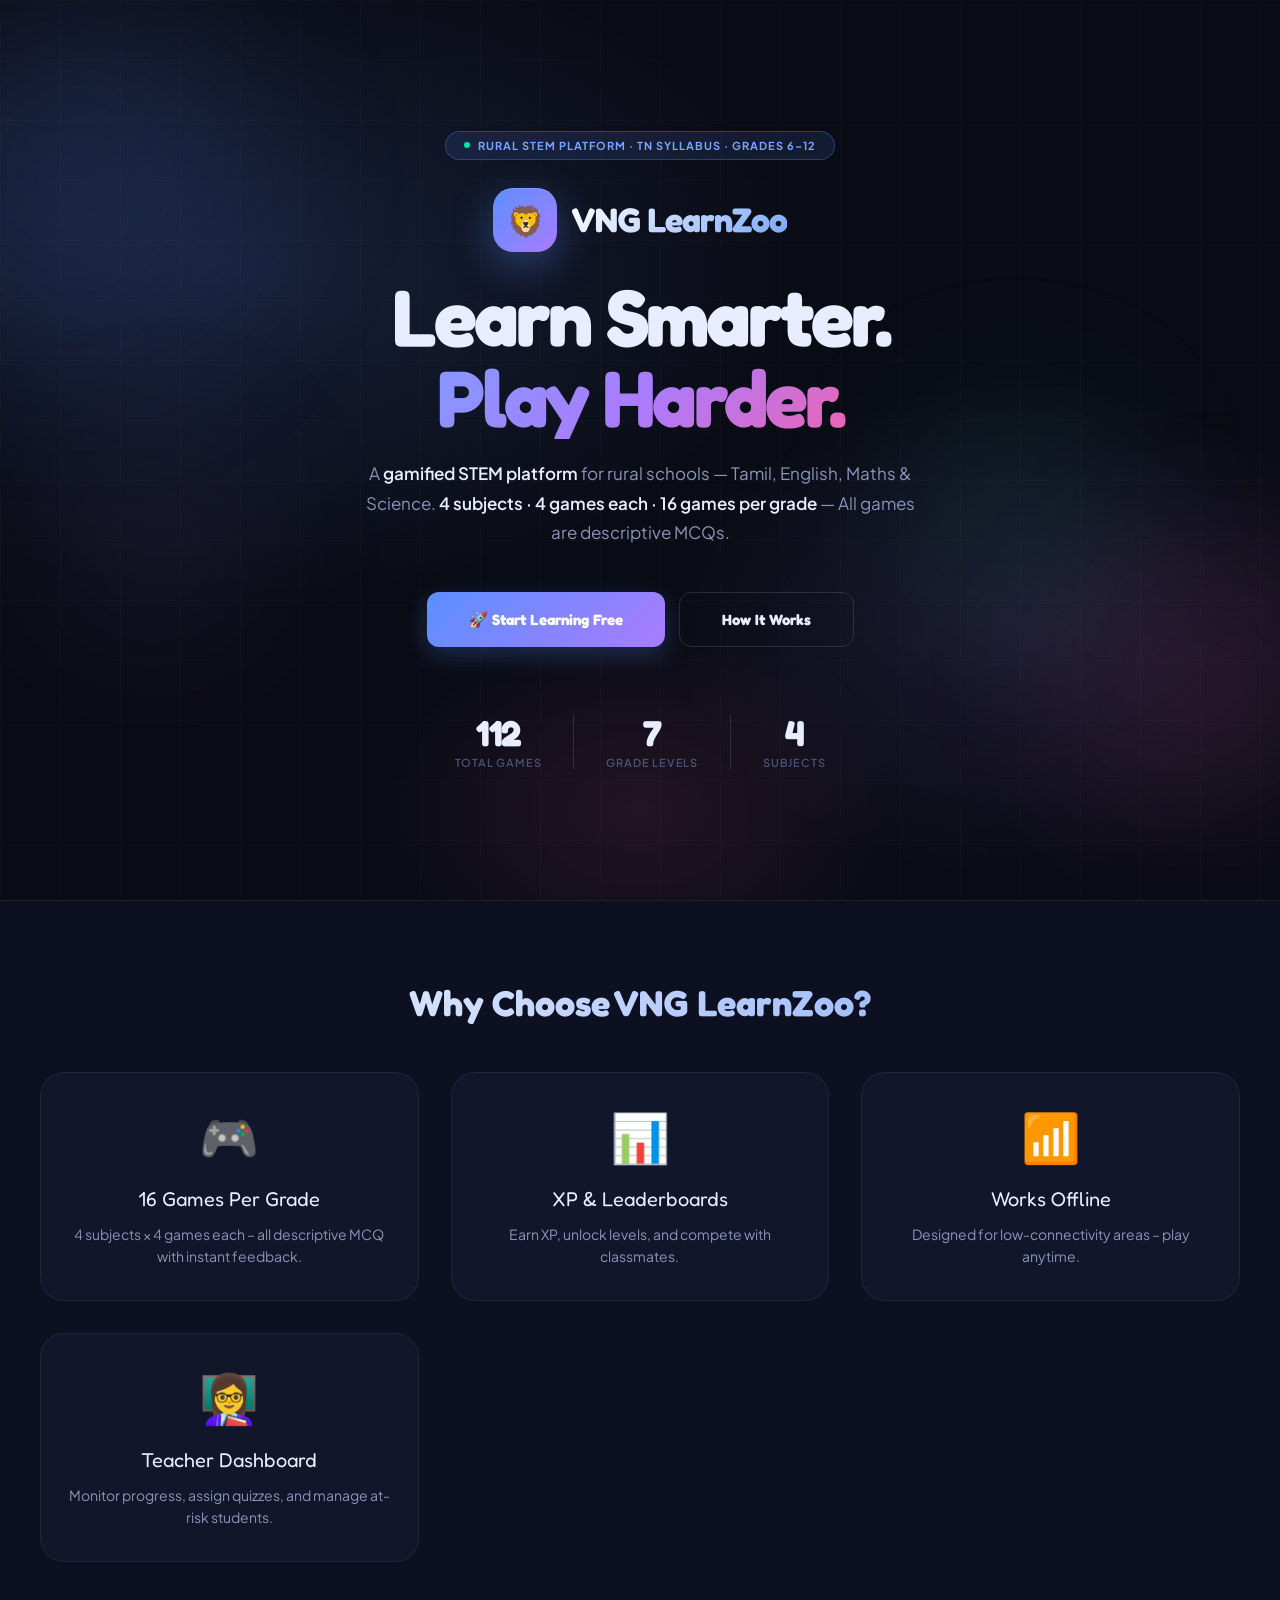
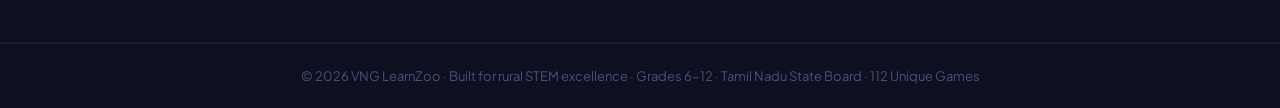
<file: index.html>
<!DOCTYPE html>
<html lang="en">
<head>
<meta charset="UTF-8">
<meta name="viewport" content="width=device-width, initial-scale=1.0, viewport-fit=cover">
<title>VNG LearnZoo — Learn. Play. Master.</title>
<link rel="manifest" href="manifest.json">
<meta name="theme-color" content="#5b8fff">
<meta name="description" content="Gamified STEM platform for rural schools - Tamil, English, Maths & Science for Grades 6-12">
<link rel="apple-touch-icon" href="icons/icon-192.png">
<link href="https://fonts.googleapis.com/css2?family=Fredoka+One&family=Plus+Jakarta+Sans:wght@400;500;600;700;800;900&display=swap" rel="stylesheet">
<style>
:root {
  --bg: #0a0c15;
  --surface: #0d1020;
  --card: #12162a;
  --card2: #181e35;
  --bdr: rgba(255,255,255,.06);
  --bdr2: rgba(255,255,255,.12);
  --bdr3: rgba(255,255,255,.2);
  --txt: #e8edff;
  --soft: #8b93b8;
  --muted: #4a5178;
  --primary: #5b8fff;
  --primary2: #7aa2ff;
  --primaryL: rgba(91,143,255,.08);
  --purple: #a97cff;
  --green: #00e5a8;
  --accent: #ff5e9e;
  --tam: #ff3d7f;
  --math: #f0be00;
  --orange: #ff8c42;
  --font-display: 'Fredoka One', cursive;
  --font-body: 'Plus Jakarta Sans', sans-serif;
  --r: 16px;
  --shadow-card: 0 20px 40px rgba(0,0,0,.3);
}

*{margin:0;padding:0;box-sizing:border-box}

body {
  background: var(--bg);
  color: var(--txt);
  font-family: var(--font-body);
  min-height: 100vh;
  overflow-x: hidden;
}

.btn {
  border: none;
  border-radius: 12px;
  font-family: var(--font-display);
  font-weight: 700;
  cursor: pointer;
  transition: all .2s;
}

.btn-primary {
  background: linear-gradient(135deg, var(--primary), var(--purple));
  color: white;
  box-shadow: 0 8px 24px rgba(91,143,255,.25);
}

.btn-primary:hover {
  transform: translateY(-3px);
  box-shadow: 0 12px 32px rgba(91,143,255,.4);
}

.btn-ghost {
  background: transparent;
  border: 1.5px solid var(--bdr2);
  color: var(--txt);
}

.btn-ghost:hover {
  border-color: var(--bdr3);
  background: rgba(255,255,255,.05);
}

/* Toast */
#toast {
  position: fixed;
  bottom: 24px;
  left: 50%;
  transform: translateX(-50%) translateY(80px);
  background: var(--card2);
  border: 1px solid var(--bdr2);
  color: var(--txt);
  padding: 12px 24px;
  border-radius: 100px;
  font-size: 13px;
  font-weight: 500;
  opacity: 0;
  transition: all .3s;
  z-index: 9999;
  pointer-events: none;
  backdrop-filter: blur(8px);
}

#toast.show {
  opacity: 1;
  transform: translateX(-50%) translateY(0);
}

/* Install button */
.install-btn {
  position: fixed;
  bottom: 20px;
  right: 20px;
  background: linear-gradient(135deg, var(--primary), var(--purple));
  color: white;
  border: none;
  border-radius: 50px;
  padding: 12px 20px;
  font-size: 13px;
  font-weight: 700;
  cursor: pointer;
  z-index: 1000;
  box-shadow: 0 4px 20px rgba(0,0,0,.3);
  display: none;
  align-items: center;
  gap: 8px;
  font-family: var(--font-display);
}

.install-btn.show { display: flex; }
.install-btn:hover { transform: translateY(-2px); box-shadow: 0 6px 28px rgba(91,143,255,.4); }

/* Hero Section */
.hero {
  min-height: 100vh;
  display: flex;
  flex-direction: column;
  align-items: center;
  justify-content: center;
  padding: 60px 24px;
  position: relative;
  overflow: hidden;
  text-align: center;
}

/* Animated gradient background */
.hero::before {
  content: '';
  position: absolute;
  inset: 0;
  background:
    radial-gradient(ellipse 70% 60% at 20% 30%, rgba(91,143,255,.15) 0%, transparent 60%),
    radial-gradient(ellipse 50% 50% at 80% 70%, rgba(169,124,255,.12) 0%, transparent 55%),
    radial-gradient(ellipse 40% 40% at 50% 90%, rgba(255,94,158,.1) 0%, transparent 50%);
  pointer-events: none;
}

/* Grid overlay */
.hero::after {
  content: '';
  position: absolute;
  inset: 0;
  background-image:
    linear-gradient(rgba(255,255,255,.015) 1px, transparent 1px),
    linear-gradient(90deg, rgba(255,255,255,.015) 1px, transparent 1px);
  background-size: 60px 60px;
  pointer-events: none;
}

/* Floating orbs */
.orb {
  position: absolute;
  border-radius: 50%;
  filter: blur(80px);
  animation: float 9s ease-in-out infinite;
  pointer-events: none;
}

.orb1 { width: 360px; height: 360px; background: rgba(91,143,255,.12); top: 0%; left: -8%; animation-delay: 0s; }
.orb2 { width: 260px; height: 260px; background: rgba(255,94,158,.1); bottom: 10%; right: -4%; animation-delay: -3.5s; }
.orb3 { width: 220px; height: 220px; background: rgba(0,229,168,.08); top: 45%; right: 12%; animation-delay: -6s; }
.orb4 { width: 180px; height: 180px; background: rgba(169,124,255,.1); bottom: 30%; left: 5%; animation-delay: -2s; }

@keyframes float {
  0%, 100% { transform: translateY(0) scale(1); }
  50% { transform: translateY(-20px) scale(1.02); }
}

@keyframes fadeInUp {
  from { opacity: 0; transform: translateY(30px); }
  to { opacity: 1; transform: translateY(0); }
}

@keyframes pulse {
  0%, 100% { opacity: 1; transform: scale(1); }
  50% { opacity: 0.5; transform: scale(1.1); }
}

.hero-inner {
  position: relative;
  z-index: 1;
  max-width: 860px;
  margin: 0 auto;
}

.eyebrow {
  display: inline-flex;
  align-items: center;
  gap: 8px;
  background: rgba(91,143,255,.12);
  border: 1px solid rgba(91,143,255,.3);
  border-radius: 100px;
  padding: 7px 18px;
  font-size: 11px;
  font-weight: 700;
  color: var(--primary2);
  text-transform: uppercase;
  letter-spacing: 1px;
  margin-bottom: 28px;
  animation: fadeInUp .6s ease both;
}

.eyebrow .dot {
  width: 6px;
  height: 6px;
  border-radius: 50%;
  background: var(--green);
  animation: pulse 2s ease infinite;
}

.logo-row {
  display: flex;
  align-items: center;
  justify-content: center;
  gap: 14px;
  margin-bottom: 24px;
  animation: fadeInUp .6s .1s ease both;
}

.logo-mark {
  width: 64px;
  height: 64px;
  border-radius: 20px;
  background: linear-gradient(135deg, var(--primary) 0%, var(--purple) 100%);
  display: flex;
  align-items: center;
  justify-content: center;
  font-size: 30px;
  box-shadow: 0 12px 40px rgba(91,143,255,.35), inset 0 1px 0 rgba(255,255,255,.15);
}

.logo-name {
  font-family: var(--font-display);
  font-size: 34px;
  font-weight: 800;
  letter-spacing: -1px;
  line-height: 1;
  background: linear-gradient(135deg, #fff, #7aa8ff);
  -webkit-background-clip: text;
  -webkit-text-fill-color: transparent;
}

.hero-h1 {
  font-family: var(--font-display);
  font-size: clamp(40px, 8vw, 80px);
  font-weight: 900;
  line-height: 1.02;
  letter-spacing: -3px;
  margin-bottom: 20px;
  animation: fadeInUp .6s .2s ease both;
}

.hero-h1 .line2 {
  display: block;
  background: linear-gradient(135deg, var(--primary2) 0%, var(--purple) 50%, var(--accent) 100%);
  -webkit-background-clip: text;
  -webkit-text-fill-color: transparent;
  background-clip: text;
}

.hero-sub {
  font-size: 17px;
  line-height: 1.75;
  color: var(--soft);
  max-width: 560px;
  margin: 0 auto 44px;
  font-weight: 400;
  animation: fadeInUp .6s .3s ease both;
}

.hero-sub strong {
  color: var(--txt);
  font-weight: 600;
}

.cta-group {
  display: flex;
  gap: 14px;
  justify-content: center;
  flex-wrap: wrap;
  margin-bottom: 68px;
  animation: fadeInUp .6s .4s ease both;
}

.cta-big {
  padding: 17px 42px;
  font-size: 15px;
}

.cta-outline {
  padding: 17px 42px;
  font-size: 15px;
  background: transparent;
  border: 1.5px solid var(--bdr2);
  color: var(--txt);
  border-radius: 12px;
  font-family: var(--font-display);
  font-weight: 700;
  cursor: pointer;
  transition: all .2s;
}

.cta-outline:hover {
  border-color: var(--bdr3);
  background: rgba(255,255,255,.05);
}

/* Features Section - NEW DESIGN */
.features {
  padding: 80px 24px;
  background: var(--surface);
  border-top: 1px solid var(--bdr);
  border-bottom: 1px solid var(--bdr);
}

.section-title {
  text-align: center;
  font-family: var(--font-display);
  font-size: 36px;
  margin-bottom: 48px;
  background: linear-gradient(135deg, #fff, var(--primary2));
  -webkit-background-clip: text;
  -webkit-text-fill-color: transparent;
}

.features-grid {
  display: grid;
  grid-template-columns: repeat(auto-fit, minmax(280px, 1fr));
  gap: 32px;
  max-width: 1200px;
  margin: 0 auto;
}

.feature-card {
  background: var(--card);
  border: 1px solid var(--bdr);
  border-radius: 24px;
  padding: 32px 24px;
  text-align: center;
  transition: all 0.3s;
}

.feature-card:hover {
  transform: translateY(-8px);
  border-color: var(--primary);
  box-shadow: var(--shadow-card);
}

.feature-icon {
  font-size: 48px;
  margin-bottom: 20px;
}

.feature-title {
  font-family: var(--font-display);
  font-size: 20px;
  margin-bottom: 12px;
}

.feature-desc {
  font-size: 14px;
  color: var(--soft);
  line-height: 1.6;
}

/* Stats strip */
.stats-strip {
  display: flex;
  gap: 0;
  justify-content: center;
  animation: fadeInUp .6s .5s ease both;
  margin-bottom: 0;
}

.stat-item {
  text-align: center;
  padding: 0 32px;
}

.stat-item + .stat-item {
  border-left: 1px solid var(--bdr2);
}

.stat-num {
  font-family: var(--font-display);
  font-size: 36px;
  font-weight: 900;
  letter-spacing: -1.5px;
  line-height: 1;
}

.stat-lbl {
  font-size: 11px;
  color: var(--muted);
  font-weight: 600;
  text-transform: uppercase;
  letter-spacing: .8px;
  margin-top: 5px;
}

/* Footer */
.footer {
  padding: 24px;
  text-align: center;
  border-top: 1px solid var(--bdr);
  background: var(--surface);
}

.footer p {
  color: var(--muted);
  font-size: 13px;
}

/* Mobile */
@media (max-width: 640px) {
  .hero { padding: 40px 16px; }
  .logo-name { font-size: 28px; }
  .hero-h1 { font-size: 36px; letter-spacing: -1px; }
  .hero-sub { font-size: 15px; }
  .cta-big, .cta-outline { padding: 14px 24px; font-size: 14px; width: 100%; }
  .stat-item { padding: 0 16px; }
  .stat-num { font-size: 28px; }
  .features { padding: 48px 16px; }
  .section-title { font-size: 28px; }
  .footer p { font-size: 12px; }
}
</style>
</head>
<body>

<div id="toast"></div>
<button class="install-btn" id="installBtn">📱 Install App</button>

<!-- Hero Section -->
<section class="hero">
  <div class="orb orb1"></div>
  <div class="orb orb2"></div>
  <div class="orb orb3"></div>
  <div class="orb orb4"></div>

  <div class="hero-inner">
    <div class="eyebrow">
      <span class="dot"></span> 
      Rural STEM Platform · TN Syllabus · Grades 6–12
    </div>

    <div class="logo-row">
      <div class="logo-mark">🦁</div>
      <span class="logo-name">VNG LearnZoo</span>
    </div>

    <h1 class="hero-h1">
      Learn Smarter.
      <span class="line2">Play Harder.</span>
    </h1>

    <p class="hero-sub">
      A <strong>gamified STEM platform</strong> for rural schools — Tamil, English, Maths &amp; Science.
      <strong>4 subjects · 4 games each · 16 games per grade</strong> — All games are descriptive MCQs.
    </p>

    <div class="cta-group">
      <button class="btn btn-primary cta-big" onclick="window.location.href='login.html'">🚀 Start Learning Free</button>
      <button class="cta-outline" onclick="showToast('👋 Welcome! Login to start your learning journey.')">How It Works</button>
    </div>

    <div class="stats-strip">
      <div class="stat-item">
        <div class="stat-num">112</div>
        <div class="stat-lbl">Total Games</div>
      </div>
      <div class="stat-item">
        <div class="stat-num">7</div>
        <div class="stat-lbl">Grade Levels</div>
      </div>
      <div class="stat-item">
        <div class="stat-num">4</div>
        <div class="stat-lbl">Subjects</div>
      </div>
    </div>
  </div>
</section>

<!-- Features Section -->
<section class="features">
  <h2 class="section-title">Why Choose VNG LearnZoo?</h2>
  <div class="features-grid">
    <div class="feature-card">
      <div class="feature-icon">🎮</div>
      <div class="feature-title">16 Games Per Grade</div>
      <div class="feature-desc">4 subjects × 4 games each – all descriptive MCQ with instant feedback.</div>
    </div>
    <div class="feature-card">
      <div class="feature-icon">📊</div>
      <div class="feature-title">XP & Leaderboards</div>
      <div class="feature-desc">Earn XP, unlock levels, and compete with classmates.</div>
    </div>
    <div class="feature-card">
      <div class="feature-icon">📶</div>
      <div class="feature-title">Works Offline</div>
      <div class="feature-desc">Designed for low-connectivity areas – play anytime.</div>
    </div>
    <div class="feature-card">
      <div class="feature-icon">👩‍🏫</div>
      <div class="feature-title">Teacher Dashboard</div>
      <div class="feature-desc">Monitor progress, assign quizzes, and manage at-risk students.</div>
    </div>
  </div>
</section>

<!-- Footer -->
<footer class="footer">
  <p>© 2026 VNG LearnZoo · Built for rural STEM excellence · Grades 6-12 · Tamil Nadu State Board · 112 Unique Games</p>
</footer>

<script src="install-prompt.js"></script>
<script>
let toastTimer;
function showToast(msg) {
  const t = document.getElementById('toast');
  t.textContent = msg;
  t.classList.add('show');
  clearTimeout(toastTimer);
  toastTimer = setTimeout(() => t.classList.remove('show'), 2600);
}

// Register Service Worker
if ('serviceWorker' in navigator) {
  window.addEventListener('load', () => {
    navigator.serviceWorker.register('service-worker.js')
      .then(reg => console.log('Service Worker registered:', reg.scope))
      .catch(err => console.log('Service Worker error:', err));
  });
}
</script>
</body>
</html>
</file>
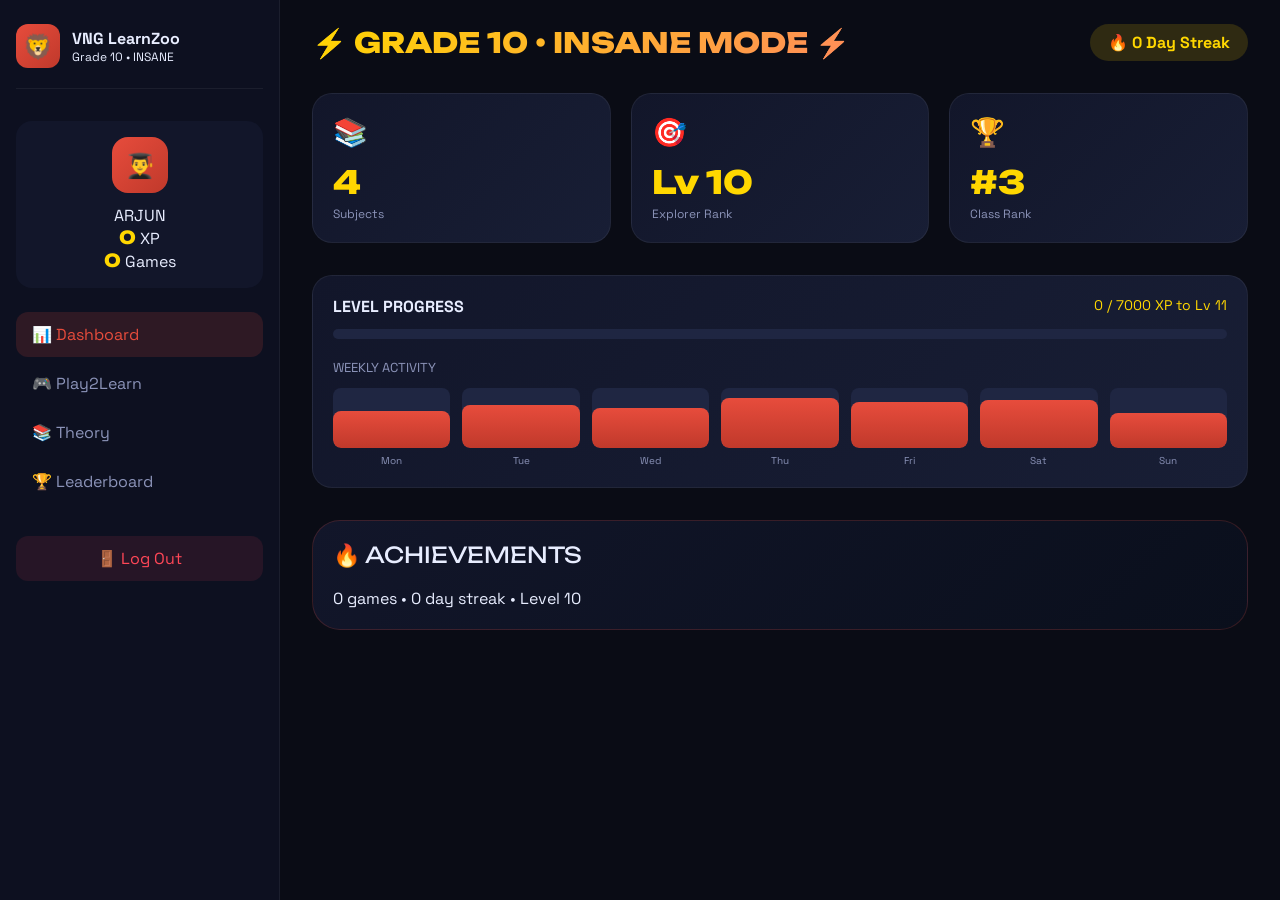
<file: grade10-dashboard.html>
<!DOCTYPE html>
<html lang="en">
<head>
<meta charset="UTF-8">
<meta name="viewport" content="width=device-width, initial-scale=1.0, user-scalable=no">
<title>VNG LearnZoo — Grade 10 • INSANE MODE</title>
<link href="https://fonts.googleapis.com/css2?family=Space+Grotesk:wght@400;500;600;700&family=Unbounded:wght@400;600;800&display=swap" rel="stylesheet">
<style>
/* ========== SAME STYLES AS BEFORE (kept minimal for brevity) ========== */
*{margin:0;padding:0;box-sizing:border-box;user-select:none;-webkit-tap-highlight-color:transparent}
body{font-family:'Space Grotesk',sans-serif;background:#0a0c15;color:#e8edff;min-height:100vh;overflow-x:hidden}
.dashboard-container{display:flex;min-height:100vh}
.sidebar{width:280px;background:#0d1020;border-right:1px solid rgba(255,255,255,0.06);padding:24px 16px;position:fixed;height:100vh;overflow-y:auto;z-index:10}
.sidebar-header{display:flex;align-items:center;gap:12px;margin-bottom:32px;padding-bottom:20px;border-bottom:1px solid rgba(255,255,255,0.06)}
.sidebar-logo{width:44px;height:44px;background:linear-gradient(135deg,#e74c3c,#c0392b);border-radius:12px;display:flex;align-items:center;justify-content:center;font-size:24px}
.user-info{background:#12162a;border-radius:16px;padding:16px;margin-bottom:24px;text-align:center}
.user-avatar{width:56px;height:56px;background:linear-gradient(135deg,#e74c3c,#c0392b);border-radius:16px;display:flex;align-items:center;justify-content:center;font-size:24px;margin:0 auto 12px}
.stat-value{font-family:'Unbounded',sans-serif;font-size:18px;font-weight:800;color:#ffd700}
.nav-item{display:flex;align-items:center;gap:12px;padding:12px 16px;border-radius:12px;cursor:pointer;color:#8b93b8;transition:all 0.2s;margin-bottom:4px}
.nav-item.active,.nav-item:hover{background:rgba(231,76,60,0.15);color:#e74c3c}
.logout-btn{margin-top:32px;padding:12px;background:rgba(255,71,87,0.1);border-radius:12px;text-align:center;cursor:pointer;color:#ff4757}
.main-content{flex:1;margin-left:280px;padding:24px 32px}
.top-bar{display:flex;justify-content:space-between;margin-bottom:32px;align-items:center;flex-wrap:wrap;gap:15px}
.page-title{font-family:'Unbounded',sans-serif;font-size:28px;font-weight:800;background:linear-gradient(135deg,#ffd700,#ff8c5a);-webkit-background-clip:text;-webkit-text-fill-color:transparent}
.streak-badge{background:rgba(255,215,0,0.15);padding:8px 18px;border-radius:40px;font-weight:700;color:#ffd700}
.stats-grid{display:grid;grid-template-columns:repeat(auto-fit,minmax(200px,1fr));gap:20px;margin-bottom:32px}
.stat-card{background:linear-gradient(135deg,#12162a,#181e35);border:1px solid rgba(255,255,255,0.06);border-radius:20px;padding:20px}
.stat-icon{font-size:28px;margin-bottom:12px}
.stat-card .stat-value{font-family:'Unbounded',sans-serif;font-size:32px;font-weight:800;color:#ffd700}
.stat-label{font-size:12px;color:#8b93b8;margin-top:4px}
.progress-section{background:linear-gradient(135deg,#12162a,#181e35);border:1px solid rgba(255,255,255,0.06);border-radius:20px;padding:20px;margin-bottom:32px}
.progress-header{display:flex;justify-content:space-between;margin-bottom:12px;flex-wrap:wrap;gap:10px}
.progress-title{font-weight:800;font-size:16px}
.progress-stats{color:#ffd700;font-size:14px}
.progress-bar{height:10px;background:#1f2642;border-radius:10px;overflow:hidden;margin-bottom:20px}
.progress-fill{height:100%;background:linear-gradient(90deg,#e74c3c,#c0392b);border-radius:10px;width:0%}
.weekly-activity{margin-top:20px}
.weekly-title{font-size:13px;color:#8b93b8;margin-bottom:12px}
.activity-bars{display:flex;gap:12px;justify-content:space-between}
.activity-day{flex:1;text-align:center}
.activity-bar{height:60px;background:#1f2642;border-radius:8px;margin-bottom:6px;overflow:hidden;display:flex;flex-direction:column;justify-content:flex-end}
.activity-fill{background:linear-gradient(180deg,#e74c3c,#c0392b);border-radius:8px}
.activity-label{font-size:10px;color:#8b93b8}
.notes-section{background:linear-gradient(135deg,#12162a,#0a0f1c);border-radius:28px;padding:20px;margin-bottom:30px;border:1px solid rgba(231,76,60,0.2)}
.section-title{font-family:'Unbounded',sans-serif;font-size:22px;margin-bottom:20px;display:flex;align-items:center;gap:10px}
.flip-grid{display:grid;grid-template-columns:repeat(auto-fill,minmax(240px,1fr));gap:20px}
.flip-card{background:transparent;height:240px;perspective:1000px;cursor:pointer}
.flip-inner{position:relative;width:100%;height:100%;text-align:center;transition:transform 0.5s;transform-style:preserve-3d;border-radius:20px}
.flip-card.flipped .flip-inner{transform:rotateY(180deg)}
.flip-front,.flip-back{position:absolute;width:100%;height:100%;backface-visibility:hidden;border-radius:20px;display:flex;flex-direction:column;justify-content:center;align-items:center;padding:16px;overflow-y:auto}
.flip-front{background:linear-gradient(135deg,#1a1f35,#11172b);border:1px solid rgba(255,255,255,0.1)}
.flip-back{background:linear-gradient(135deg,#e74c3c20,#c0392b20);border:1px solid #e74c3c;transform:rotateY(180deg);font-size:13px;line-height:1.6;text-align:left;justify-content:flex-start}
.flip-front h4{font-size:20px;margin-bottom:8px}
.games-grid{display:grid;grid-template-columns:repeat(auto-fill,minmax(320px,1fr));gap:24px;margin-top:20px}
.game-card{background:linear-gradient(135deg,#12162a,#181e35);border:1px solid rgba(255,255,255,0.06);border-radius:24px;padding:24px;cursor:pointer;transition:all 0.25s ease;position:relative;overflow:hidden}
.game-card:hover{transform:translateY(-6px);border-color:var(--game-color);box-shadow:0 20px 35px rgba(0,0,0,0.5)}
.game-card::before{content:'';position:absolute;top:0;left:0;right:0;height:4px;background:var(--game-color)}
.game-emoji{font-size:52px;margin-bottom:14px}
.game-name{font-family:'Unbounded',sans-serif;font-size:18px;font-weight:800;margin-bottom:8px}
.game-desc{font-size:12px;color:#9aa8c9;margin-bottom:18px;line-height:1.4}
.game-xp{background:rgba(255,215,0,0.2);padding:4px 14px;border-radius:30px;font-size:13px;font-weight:700;color:#ffd700}
.leaderboard-table{width:100%;border-collapse:collapse}
.leaderboard-table th,.leaderboard-table td{padding:12px;text-align:left;border-bottom:1px solid rgba(255,255,255,0.06)}
.leaderboard-table th{color:#ffd700;font-size:12px}
.rank-1 td:first-child{color:#ffd700;font-weight:800}
.game-modal{display:none;position:fixed;top:0;left:0;right:0;bottom:0;background:#0a0c15e6;backdrop-filter:blur(8px);z-index:1000;flex-direction:column}
.game-modal.active{display:flex}
.game-header{background:#12162a;padding:18px 28px;display:flex;align-items:center;gap:20px;border-bottom:1px solid rgba(255,255,255,0.08)}
.close-game{background:none;border:none;font-size:38px;cursor:pointer;color:#8b93b8}
.game-stats{display:flex;gap:28px;font-size:15px}
.game-stats span{color:#ffd700;font-weight:800;font-size:26px;margin-left:6px}
.game-content{flex:1;padding:32px;overflow-y:auto;display:flex;justify-content:center;align-items:center}
.mcq-arena{max-width:950px;width:100%;background:rgba(18,22,42,0.85);border-radius:32px;padding:30px;border:1px solid rgba(231,76,60,0.4)}
.mcq-timer{font-family:'Unbounded',monospace;font-size:44px;font-weight:800;text-align:center;margin-bottom:15px;color:#ffd700}
.mcq-question{font-size:22px;font-weight:600;background:#0a0f1e;padding:28px;border-radius:24px;margin-bottom:28px;text-align:center;line-height:1.5}
.mcq-options{display:grid;grid-template-columns:repeat(2,1fr);gap:18px;margin:20px 0}
.mcq-option{background:#11172b;border:2px solid rgba(255,255,255,0.08);border-radius:20px;padding:18px 12px;font-size:17px;font-weight:600;text-align:center;cursor:pointer;color:#ccd6f0;transition:all 0.07s linear}
.mcq-option.correct-feedback{background:#2ecc71;border-color:#00e5a8;color:white}
.mcq-option.wrong-feedback{background:#e84393;border-color:#ff5e9e;color:white}
.mcq-progress{text-align:center;font-size:18px;color:#8b93b8;margin-top:20px;font-weight:600}
.result-screen{text-align:center;background:#12162a;padding:50px;border-radius:40px}
.result-emoji{font-size:80px;margin-bottom:20px}
.result-score{font-size:48px;font-weight:900;color:#ffd700;margin:20px}
@media (max-width:768px){.sidebar{display:none}.main-content{margin-left:0}.mcq-options{grid-template-columns:1fr}.mcq-question{font-size:18px}}
</style>
</head>
<body>

<div class="dashboard-container">
  <div class="sidebar">
    <div class="sidebar-header"><div class="sidebar-logo">🦁</div><div><div class="sidebar-title" style="font-weight:800">VNG LearnZoo</div><div class="user-grade" style="font-size:12px">Grade 10 • INSANE</div></div></div>
    <div class="user-info"><div class="user-avatar">👨‍🎓</div><div class="user-name" id="userName">ARJUN</div><div><div><span class="stat-value" id="xpValue">0</span> XP</div><div><span class="stat-value" id="gamesValue">0</span> Games</div></div></div>
    <div class="nav-item active" onclick="showDashboard()">📊 Dashboard</div>
    <div class="nav-item" onclick="showPlay2Learn()">🎮 Play2Learn</div>
    <div class="nav-item" onclick="showTheory()">📚 Theory</div>
    <div class="nav-item" onclick="showLeaderboard()">🏆 Leaderboard</div>
    <div class="logout-btn" onclick="logout()">🚪 Log Out</div>
  </div>
  <div class="main-content">
    <div class="top-bar"><div class="page-title">⚡ GRADE 10 • INSANE MODE ⚡</div><div class="streak-badge" id="streakBadge">🔥 0 Day Streak</div></div>
    <div id="contentArea"></div>
  </div>
</div>

<div class="game-modal" id="gameModal">
  <div class="game-header"><button class="close-game" onclick="closeGame()">×</button><div class="game-info"><h2 id="gameTitle">GAME</h2><div class="game-stats">🏆 SCORE: <span id="gameScore">0</span> &nbsp;| ⏱️ TIME: <span id="gameTimer">00</span>s</div></div></div>
  <div class="game-content" id="gameContent"></div>
</div>

<!-- API Service and Game Library -->
<script src="api.js"></script>
<script src="game-library.js"></script>
<script>
// ==================== GLOBAL STATE ====================
let totalXP = 0, gamesPlayed = 0, streak = 0;
let weeklyActivity = [45, 52, 48, 60, 55, 58, 42];
let currentGame = null, activeGameState = null, timerInterval = null;

// ==================== BUILD GAMES FROM LIBRARY (Grade 10) ====================
const GRADE = 10;
const gradeData = GAME_LIBRARY[GRADE];
const GAMES = {};

for (let subjectKey in gradeData) {
  const subject = gradeData[subjectKey];
  subject.games.forEach(game => {
    const content = GAME_CONTENT[game.id];
    GAMES[game.id] = {
      id: game.id,
      name: game.name,
      desc: game.desc,
      emoji: subject.icon,
      xp: game.xp,
      color: subject.color,
      questions: content.questions
    };
  });
}

// ==================== FLIP THEORY ====================
const flipNotes = [
  { front: "☢️ Nuclear Physics", back: "Alpha decay: mass -4, atomic -2. Beta: mass same, atomic +1. Half-life: T = 0.693/λ. Activity A = λN. Energy E = Δmc²." },
  { front: "🔬 Optics", back: "Lens formula: 1/f = 1/v - 1/u. Magnification m = v/u. Power P = 1/f (in meters). Convex: f>0, Concave: f<0." },
  { front: "🧪 Carbon Compounds", back: "Functional groups: -OH (alcohol), -CHO (aldehyde), -COOH (acid). Esterification: acid + alcohol → ester + water. Soap micelles: hydrophobic tails inside, hydrophilic heads outside." },
  { front: "⚖️ pH Scale", back: "pH = -log[H⁺], pOH = -log[OH⁻], pH+pOH=14. Buffer: pH = pKa + log([salt]/[acid]). Strong acid: fully dissociates." },
  { front: "🚢 Matrices", back: "Addition: add elements. Multiplication: row×col. Determinant 2×2: ad-bc. Inverse: A⁻¹ = adj(A)/det(A). For 3×3, scaling rows multiplies det by factorⁿ." },
  { front: "📈 Functions", back: "Domain: all possible x. Composition: f(g(x)). Turning points: f'(x)=0. Increasing: f'(x)>0. Range: set of outputs." },
  { front: "🎯 Quadratics", back: "Δ = b²-4ac. Δ>0: 2 real roots, Δ=0: 1 real, Δ<0: no real. Sum = -b/a, product = c/a. Vertex: (-b/2a, f(-b/2a))." },
  { front: "📐 Trigonometry", back: "sin²+cos²=1, 1+tan²=sec², 1+cot²=csc². tan(A+B) = (tanA+tanB)/(1-tanA tanB). Heights: tanθ = height/distance." },
  { front: "🔍 English Grammar", back: "Subject-verb agreement: singular subject → singular verb. Conditionals: zero (if+present, present), first (if+present, will), second (if+past, would), third (if+past perfect, would have)." },
  { front: "🔗 Cohesive Devices", back: "Contrast: however, nevertheless. Result: therefore, consequently. Addition: moreover, furthermore. Condition: otherwise, unless." },
  { front: "🏭 Nominalization", back: "Transform verbs to nouns: decide→decision, develop→development, fail→failure, react→reaction, approve→approval." },
  { front: "📖 Tamil Sandhi", back: "உயிர் விதி: vowel + vowel → consonant insertion. ஒற்று மிகல்: consonant doubling. ஒற்று குறைதல்: consonant reduction." },
  { front: "🎭 Tamil Poetic Devices", back: "உவமையணி (Simile), உருவக அணி (Metaphor), திரிபு அணி (one thing as many), தற்குறிப்பேற்ற அணி (personification)." }
];

// ==================== API DATA LOADING ====================
async function loadUserData() {
  try {
    const user = await API.getUserProfile();
    totalXP = user.xp || 0;
    streak = user.streak || 0;
    gamesPlayed = user.gamesPlayed || 0;
    document.getElementById('userName').textContent = user.name || 'Student';
    
    const savedActivity = localStorage.getItem(`weeklyActivity_${GRADE}`);
    if (savedActivity) weeklyActivity = JSON.parse(savedActivity);
    
    updateStats();
  } catch (error) {
    console.error('Failed to load user data from API:', error);
    const saved = localStorage.getItem('grade10_data');
    if (saved) {
      let d = JSON.parse(saved);
      totalXP = d.xp || 0;
      gamesPlayed = d.games || 0;
      streak = d.streak || 0;
      weeklyActivity = d.activity || weeklyActivity;
    }
    updateStats();
  }
}

function updateStats() {
  document.getElementById('xpValue').textContent = totalXP;
  document.getElementById('gamesValue').textContent = gamesPlayed;
  document.getElementById('streakBadge').innerHTML = `🔥 ${streak} Day Streak`;
  localStorage.setItem('grade10_data', JSON.stringify({
    xp: totalXP, games: gamesPlayed, streak: streak, activity: weeklyActivity
  }));
}

async function addXP(amt) {
  totalXP += amt;
  updateStats();
  try {
    await API.updateUserProfile({ xp: totalXP });
  } catch (e) {
    console.warn('Sync XP failed:', e);
  }
}

// ==================== SECTION RENDERING ====================
function showDashboard() {
  setActiveNav('Dashboard');
  const level = Math.floor(totalXP / 700) + 10;
  const percent = (totalXP % 700) / 700 * 100;
  const maxAct = Math.max(...weeklyActivity, 1);
  const barsHtml = ['Mon','Tue','Wed','Thu','Fri','Sat','Sun'].map((day,i)=>`
    <div class="activity-day"><div class="activity-bar"><div class="activity-fill" style="height: ${(weeklyActivity[i]/maxAct)*50}px"></div></div><div class="activity-label">${day}</div></div>
  `).join('');
  let html = `
    <div class="stats-grid">
      <div class="stat-card"><div class="stat-icon">📚</div><div class="stat-value">4</div><div class="stat-label">Subjects</div></div>
      <div class="stat-card"><div class="stat-icon">🎯</div><div class="stat-value">Lv ${level}</div><div class="stat-label">Explorer Rank</div></div>
      <div class="stat-card"><div class="stat-icon">🏆</div><div class="stat-value">#3</div><div class="stat-label">Class Rank</div></div>
    </div>
    <div class="progress-section">
      <div class="progress-header"><span class="progress-title">LEVEL PROGRESS</span><span class="progress-stats">${totalXP} / ${level*700} XP to Lv ${level+1}</span></div>
      <div class="progress-bar"><div class="progress-fill" style="width: ${percent}%"></div></div>
      <div class="weekly-activity"><div class="weekly-title">WEEKLY ACTIVITY</div><div class="activity-bars">${barsHtml}</div></div>
    </div>
    <div class="notes-section"><div class="section-title">🔥 ACHIEVEMENTS</div><div>${gamesPlayed} games • ${streak} day streak • Level ${level}</div></div>
  `;
  document.getElementById('contentArea').innerHTML = html;
}

function showPlay2Learn() {
  setActiveNav('Play2Learn');
  let html = `<div class="section-title">🎮 PLAY2LEARN - GRADE 10 INSANE</div><div class="games-grid">`;
  for (let id in GAMES) {
    let g = GAMES[id];
    html += `<div class="game-card" style="--game-color:${g.color}" onclick="startGame('${id}')">
      <div class="game-emoji">${g.emoji}</div>
      <div class="game-name">${g.name}</div>
      <div class="game-desc">${g.desc}</div>
      <div class="game-xp">+${g.xp} XP</div>
    </div>`;
  }
  html += `</div>`;
  document.getElementById('contentArea').innerHTML = html;
}

function showTheory() {
  setActiveNav('Theory');
  let html = `<div class="notes-section"><div class="section-title">📘 FLIP THEORY (Tap to flip)</div><div class="flip-grid">`;
  flipNotes.forEach(note => {
    html += `<div class="flip-card" onclick="this.classList.toggle('flipped')"><div class="flip-inner"><div class="flip-front"><h4>📌 ${note.front}</h4></div><div class="flip-back">${note.back}</div></div></div>`;
  });
  html += `</div></div>`;
  document.getElementById('contentArea').innerHTML = html;
}

async function showLeaderboard() {
  setActiveNav('Leaderboard');
  let html = `<div class="notes-section"><div class="section-title">🏆 GRADE 10 LEADERBOARD</div><table class="leaderboard-table"><tr><th>Rank</th><th>Student</th><th>XP</th></tr>`;
  try {
    const leaders = await API.getLeaderboard(10);
    leaders.forEach((s, i) => {
      html += `<tr class="${i===0?'rank-1':''}"><td>${i+1}</td><td>${s.name}</td><td>${s.xp}</td></tr>`;
    });
  } catch (e) {
    const students = [{name:"Arjun", xp:totalXP},{name:"Priya", xp:5100},{name:"Ravi", xp:3950},{name:"Meena", xp:6200},{name:"Kavin", xp:3400}].sort((a,b)=>b.xp-a.xp);
    students.forEach((s,i)=> { html+=`<tr class="${i===0?'rank-1':''}"><td>${i+1}</td><td>${s.name}</td><td>${s.xp}</td></tr>`; });
  }
  html += `</table></div>`;
  document.getElementById('contentArea').innerHTML = html;
}

function setActiveNav(section) {
  const map = {'Dashboard':0,'Play2Learn':1,'Theory':2,'Leaderboard':3};
  document.querySelectorAll('.nav-item').forEach((item,idx)=> item.classList.toggle('active', idx===map[section]));
}

// ==================== GAME ENGINE (with API submission) ====================
function startGame(gameId) {
  currentGame = GAMES[gameId];
  if (!currentGame) { console.error("Game not found:", gameId); return; }
  document.getElementById('gameTitle').innerHTML = currentGame.name;
  document.getElementById('gameModal').classList.add('active');
  document.getElementById('gameScore').textContent = '0';
  if (activeGameState && activeGameState.timerInterval) clearInterval(activeGameState.timerInterval);
  activeGameState = {
    score: 0,
    qIndex: 0,
    questions: [...currentGame.questions],
    timeLeft: 70,
    canAnswer: true,
    timerInterval: null
  };
  updateGameScoreDisplay();
  startMCQGame();
}

function startMCQGame() {
  if (!activeGameState) return;
  if (activeGameState.timeLeft <= 0 || activeGameState.qIndex >= activeGameState.questions.length) {
    endMCQGame();
    return;
  }
  if (activeGameState.timerInterval) clearInterval(activeGameState.timerInterval);
  activeGameState.canAnswer = true;
  activeGameState.timeLeft = 70;
  document.getElementById('gameTimer').textContent = activeGameState.timeLeft;
  activeGameState.timerInterval = setInterval(() => {
    if (activeGameState) {
      activeGameState.timeLeft--;
      document.getElementById('gameTimer').textContent = activeGameState.timeLeft;
      if (activeGameState.timeLeft <= 0) {
        clearInterval(activeGameState.timerInterval);
        endMCQGame();
      }
    }
  }, 1000);
  renderCurrentQuestion();
}

function renderCurrentQuestion() {
  if (!activeGameState || activeGameState.qIndex >= activeGameState.questions.length) return;
  const q = activeGameState.questions[activeGameState.qIndex];
  const shuffled = [...q.options].sort(() => Math.random() - 0.5);
  document.getElementById('gameContent').innerHTML = `
    <div class="mcq-arena">
      <div class="mcq-timer">⏱️ ${activeGameState.timeLeft}s</div>
      <div class="mcq-question">${q.text}</div>
      <div class="mcq-options" id="mcqOptions">
        ${shuffled.map(opt => `<div class="mcq-option" data-value="${opt.replace(/"/g,'&quot;')}">${opt}</div>`).join('')}
      </div>
      <div class="mcq-progress">🔥 Q${activeGameState.qIndex+1}/${activeGameState.questions.length}</div>
    </div>
  `;
  document.querySelectorAll('.mcq-option').forEach(opt => {
    opt.addEventListener('click', function handler(e) {
      if (!activeGameState.canAnswer) return;
      const selected = this.dataset.value;
      const isCorrect = (selected === q.correct);
      if (isCorrect) {
        activeGameState.score += 25;
        showFeedback(`✅ CORRECT! +25 XP`, '#2ecc71');
        this.classList.add('correct-feedback');
      } else {
        showFeedback(`❌ WRONG! Answer: ${q.correct}. ${q.explanation}`, '#e84393');
        this.classList.add('wrong-feedback');
      }
      activeGameState.canAnswer = false;
      updateGameScoreDisplay();
      setTimeout(() => {
        activeGameState.qIndex++;
        if (activeGameState.qIndex < activeGameState.questions.length) {
          startMCQGame();
        } else {
          endMCQGame();
        }
      }, 1000);
      this.removeEventListener('click', handler);
    });
  });
}

function updateGameScoreDisplay() {
  if (activeGameState) document.getElementById('gameScore').textContent = activeGameState.score;
}

async function endMCQGame() {
  if (activeGameState && activeGameState.timerInterval) clearInterval(activeGameState.timerInterval);
  let earnedXP = Math.floor(currentGame.xp * (0.3 + Math.min(0.7, activeGameState.score / (activeGameState.questions.length * 25))));
  
  try {
    const result = await API.submitGameResult(currentGame.id, activeGameState.score, earnedXP);
    totalXP = result.xp;
    streak = result.streak;
    gamesPlayed = result.gamesPlayed || (gamesPlayed + 1);
  } catch (error) {
    console.error('Failed to submit game result:', error);
    totalXP += earnedXP;
    streak++;
    gamesPlayed++;
  }
  
  const today = new Date().getDay();
  const dayIndex = today === 0 ? 6 : today - 1;
  weeklyActivity[dayIndex] = (weeklyActivity[dayIndex] || 0) + 1;
  localStorage.setItem(`weeklyActivity_${GRADE}`, JSON.stringify(weeklyActivity));
  
  updateStats();
  
  document.getElementById('gameContent').innerHTML = `
    <div class="result-screen">
      <div class="result-emoji">${activeGameState.score >= 100 ? '🏆🔥 INSANE MASTER' : '📚 CHALLENGE COMPLETE'}</div>
      <div class="result-score">+${earnedXP} XP</div>
      <div>🏅 SCORE: ${activeGameState.score}/${activeGameState.questions.length * 25}</div>
      <button style="margin-top:25px; background:#e74c3c; border:none; padding:14px 32px; border-radius:40px; font-weight:bold; color:white; cursor:pointer" onclick="closeGame()">PLAY MORE →</button>
    </div>
  `;
  activeGameState = null;
}

function showFeedback(msg, color) {
  let fb = document.createElement('div');
  fb.textContent = msg;
  fb.style.position = 'fixed';
  fb.style.top = '30%';
  fb.style.left = '50%';
  fb.style.transform = 'translate(-50%, -50%)';
  fb.style.background = color;
  fb.style.color = 'white';
  fb.style.padding = '16px 28px';
  fb.style.borderRadius = '50px';
  fb.style.fontWeight = 'bold';
  fb.style.zIndex = '2000';
  fb.style.fontSize = '20px';
  document.body.appendChild(fb);
  setTimeout(() => fb.remove(), 800);
}

function closeGame() {
  if (activeGameState && activeGameState.timerInterval) clearInterval(activeGameState.timerInterval);
  document.getElementById('gameModal').classList.remove('active');
  activeGameState = null;
  showPlay2Learn();
}

function logout() {
  API.logout();
}

// ==================== INITIALIZE ====================
loadUserData().then(() => showDashboard());
</script>
</body>
</html>
</file>
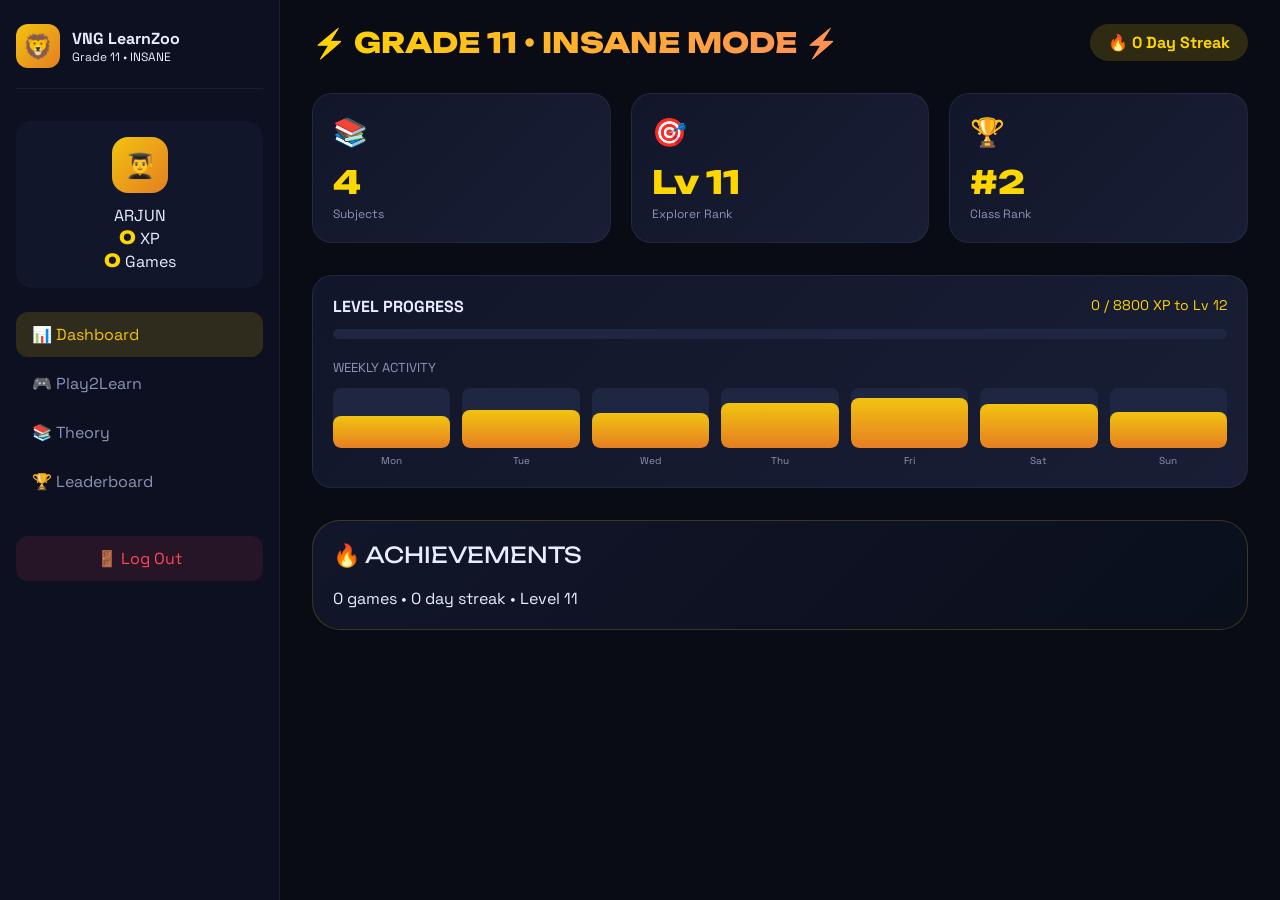
<file: grade11-dashboard.html>
<!DOCTYPE html>
<html lang="en">
<head>
<meta charset="UTF-8">
<meta name="viewport" content="width=device-width, initial-scale=1.0, user-scalable=no">
<title>VNG LearnZoo — Grade 11 • INSANE MODE</title>
<link href="https://fonts.googleapis.com/css2?family=Space+Grotesk:wght@400;500;600;700&family=Unbounded:wght@400;600;800&display=swap" rel="stylesheet">
<style>
/* ========== SAME STYLES AS GRADE 10 (kept for consistency) ========== */
*{margin:0;padding:0;box-sizing:border-box;user-select:none;-webkit-tap-highlight-color:transparent}
body{font-family:'Space Grotesk',sans-serif;background:#0a0c15;color:#e8edff;min-height:100vh;overflow-x:hidden}
.dashboard-container{display:flex;min-height:100vh}
.sidebar{width:280px;background:#0d1020;border-right:1px solid rgba(255,255,255,0.06);padding:24px 16px;position:fixed;height:100vh;overflow-y:auto;z-index:10}
.sidebar-header{display:flex;align-items:center;gap:12px;margin-bottom:32px;padding-bottom:20px;border-bottom:1px solid rgba(255,255,255,0.06)}
.sidebar-logo{width:44px;height:44px;background:linear-gradient(135deg,#f1c40f,#e67e22);border-radius:12px;display:flex;align-items:center;justify-content:center;font-size:24px}
.user-info{background:#12162a;border-radius:16px;padding:16px;margin-bottom:24px;text-align:center}
.user-avatar{width:56px;height:56px;background:linear-gradient(135deg,#f1c40f,#e67e22);border-radius:16px;display:flex;align-items:center;justify-content:center;font-size:24px;margin:0 auto 12px}
.stat-value{font-family:'Unbounded',sans-serif;font-size:18px;font-weight:800;color:#ffd700}
.nav-item{display:flex;align-items:center;gap:12px;padding:12px 16px;border-radius:12px;cursor:pointer;color:#8b93b8;transition:all 0.2s;margin-bottom:4px}
.nav-item.active,.nav-item:hover{background:rgba(241,196,15,0.15);color:#f1c40f}
.logout-btn{margin-top:32px;padding:12px;background:rgba(255,71,87,0.1);border-radius:12px;text-align:center;cursor:pointer;color:#ff4757}
.main-content{flex:1;margin-left:280px;padding:24px 32px}
.top-bar{display:flex;justify-content:space-between;margin-bottom:32px;align-items:center;flex-wrap:wrap;gap:15px}
.page-title{font-family:'Unbounded',sans-serif;font-size:28px;font-weight:800;background:linear-gradient(135deg,#ffd700,#ff8c5a);-webkit-background-clip:text;-webkit-text-fill-color:transparent}
.streak-badge{background:rgba(255,215,0,0.15);padding:8px 18px;border-radius:40px;font-weight:700;color:#ffd700}
.stats-grid{display:grid;grid-template-columns:repeat(auto-fit,minmax(200px,1fr));gap:20px;margin-bottom:32px}
.stat-card{background:linear-gradient(135deg,#12162a,#181e35);border:1px solid rgba(255,255,255,0.06);border-radius:20px;padding:20px}
.stat-icon{font-size:28px;margin-bottom:12px}
.stat-card .stat-value{font-family:'Unbounded',sans-serif;font-size:32px;font-weight:800;color:#ffd700}
.stat-label{font-size:12px;color:#8b93b8;margin-top:4px}
.progress-section{background:linear-gradient(135deg,#12162a,#181e35);border:1px solid rgba(255,255,255,0.06);border-radius:20px;padding:20px;margin-bottom:32px}
.progress-header{display:flex;justify-content:space-between;margin-bottom:12px;flex-wrap:wrap;gap:10px}
.progress-title{font-weight:800;font-size:16px}
.progress-stats{color:#ffd700;font-size:14px}
.progress-bar{height:10px;background:#1f2642;border-radius:10px;overflow:hidden;margin-bottom:20px}
.progress-fill{height:100%;background:linear-gradient(90deg,#f1c40f,#e67e22);border-radius:10px;width:0%}
.weekly-activity{margin-top:20px}
.weekly-title{font-size:13px;color:#8b93b8;margin-bottom:12px}
.activity-bars{display:flex;gap:12px;justify-content:space-between}
.activity-day{flex:1;text-align:center}
.activity-bar{height:60px;background:#1f2642;border-radius:8px;margin-bottom:6px;overflow:hidden;display:flex;flex-direction:column;justify-content:flex-end}
.activity-fill{background:linear-gradient(180deg,#f1c40f,#e67e22);border-radius:8px}
.activity-label{font-size:10px;color:#8b93b8}
.notes-section{background:linear-gradient(135deg,#12162a,#0a0f1c);border-radius:28px;padding:20px;margin-bottom:30px;border:1px solid rgba(241,196,15,0.2)}
.section-title{font-family:'Unbounded',sans-serif;font-size:22px;margin-bottom:20px;display:flex;align-items:center;gap:10px}
.flip-grid{display:grid;grid-template-columns:repeat(auto-fill,minmax(240px,1fr));gap:20px}
.flip-card{background:transparent;height:240px;perspective:1000px;cursor:pointer}
.flip-inner{position:relative;width:100%;height:100%;text-align:center;transition:transform 0.5s;transform-style:preserve-3d;border-radius:20px}
.flip-card.flipped .flip-inner{transform:rotateY(180deg)}
.flip-front,.flip-back{position:absolute;width:100%;height:100%;backface-visibility:hidden;border-radius:20px;display:flex;flex-direction:column;justify-content:center;align-items:center;padding:16px;overflow-y:auto}
.flip-front{background:linear-gradient(135deg,#1a1f35,#11172b);border:1px solid rgba(255,255,255,0.1)}
.flip-back{background:linear-gradient(135deg,#f1c40f20,#e67e2220);border:1px solid #f1c40f;transform:rotateY(180deg);font-size:13px;line-height:1.6;text-align:left;justify-content:flex-start}
.flip-front h4{font-size:20px;margin-bottom:8px}
.games-grid{display:grid;grid-template-columns:repeat(auto-fill,minmax(320px,1fr));gap:24px;margin-top:20px}
.game-card{background:linear-gradient(135deg,#12162a,#181e35);border:1px solid rgba(255,255,255,0.06);border-radius:24px;padding:24px;cursor:pointer;transition:all 0.25s ease;position:relative;overflow:hidden}
.game-card:hover{transform:translateY(-6px);border-color:var(--game-color);box-shadow:0 20px 35px rgba(0,0,0,0.5)}
.game-card::before{content:'';position:absolute;top:0;left:0;right:0;height:4px;background:var(--game-color)}
.game-emoji{font-size:52px;margin-bottom:14px}
.game-name{font-family:'Unbounded',sans-serif;font-size:18px;font-weight:800;margin-bottom:8px}
.game-desc{font-size:12px;color:#9aa8c9;margin-bottom:18px;line-height:1.4}
.game-xp{background:rgba(255,215,0,0.2);padding:4px 14px;border-radius:30px;font-size:13px;font-weight:700;color:#ffd700}
.leaderboard-table{width:100%;border-collapse:collapse}
.leaderboard-table th,.leaderboard-table td{padding:12px;text-align:left;border-bottom:1px solid rgba(255,255,255,0.06)}
.leaderboard-table th{color:#ffd700;font-size:12px}
.rank-1 td:first-child{color:#ffd700;font-weight:800}
.game-modal{display:none;position:fixed;top:0;left:0;right:0;bottom:0;background:#0a0c15e6;backdrop-filter:blur(8px);z-index:1000;flex-direction:column}
.game-modal.active{display:flex}
.game-header{background:#12162a;padding:18px 28px;display:flex;align-items:center;gap:20px;border-bottom:1px solid rgba(255,255,255,0.08)}
.close-game{background:none;border:none;font-size:38px;cursor:pointer;color:#8b93b8}
.game-stats{display:flex;gap:28px;font-size:15px}
.game-stats span{color:#ffd700;font-weight:800;font-size:26px;margin-left:6px}
.game-content{flex:1;padding:32px;overflow-y:auto;display:flex;justify-content:center;align-items:center}
.mcq-arena{max-width:950px;width:100%;background:rgba(18,22,42,0.85);border-radius:32px;padding:30px;border:1px solid rgba(241,196,15,0.4)}
.mcq-timer{font-family:'Unbounded',monospace;font-size:44px;font-weight:800;text-align:center;margin-bottom:15px;color:#ffd700}
.mcq-question{font-size:22px;font-weight:600;background:#0a0f1e;padding:28px;border-radius:24px;margin-bottom:28px;text-align:center;line-height:1.5}
.mcq-options{display:grid;grid-template-columns:repeat(2,1fr);gap:18px;margin:20px 0}
.mcq-option{background:#11172b;border:2px solid rgba(255,255,255,0.08);border-radius:20px;padding:18px 12px;font-size:17px;font-weight:600;text-align:center;cursor:pointer;color:#ccd6f0;transition:all 0.07s linear}
.mcq-option.correct-feedback{background:#2ecc71;border-color:#00e5a8;color:white}
.mcq-option.wrong-feedback{background:#e84393;border-color:#ff5e9e;color:white}
.mcq-progress{text-align:center;font-size:18px;color:#8b93b8;margin-top:20px;font-weight:600}
.result-screen{text-align:center;background:#12162a;padding:50px;border-radius:40px}
.result-emoji{font-size:80px;margin-bottom:20px}
.result-score{font-size:48px;font-weight:900;color:#ffd700;margin:20px}
@media (max-width:768px){.sidebar{display:none}.main-content{margin-left:0}.mcq-options{grid-template-columns:1fr}.mcq-question{font-size:18px}}
</style>
</head>
<body>

<div class="dashboard-container">
  <div class="sidebar">
    <div class="sidebar-header"><div class="sidebar-logo">🦁</div><div><div class="sidebar-title" style="font-weight:800">VNG LearnZoo</div><div class="user-grade" style="font-size:12px">Grade 11 • INSANE</div></div></div>
    <div class="user-info"><div class="user-avatar">👨‍🎓</div><div class="user-name" id="userName">ARJUN</div><div><div><span class="stat-value" id="xpValue">0</span> XP</div><div><span class="stat-value" id="gamesValue">0</span> Games</div></div></div>
    <div class="nav-item active" onclick="showDashboard()">📊 Dashboard</div>
    <div class="nav-item" onclick="showPlay2Learn()">🎮 Play2Learn</div>
    <div class="nav-item" onclick="showTheory()">📚 Theory</div>
    <div class="nav-item" onclick="showLeaderboard()">🏆 Leaderboard</div>
    <div class="logout-btn" onclick="logout()">🚪 Log Out</div>
  </div>
  <div class="main-content">
    <div class="top-bar"><div class="page-title">⚡ GRADE 11 • INSANE MODE ⚡</div><div class="streak-badge" id="streakBadge">🔥 0 Day Streak</div></div>
    <div id="contentArea"></div>
  </div>
</div>

<div class="game-modal" id="gameModal">
  <div class="game-header"><button class="close-game" onclick="closeGame()">×</button><div class="game-info"><h2 id="gameTitle">GAME</h2><div class="game-stats">🏆 SCORE: <span id="gameScore">0</span> &nbsp;| ⏱️ TIME: <span id="gameTimer">00</span>s</div></div></div>
  <div class="game-content" id="gameContent"></div>
</div>

<!-- API Service and Game Library -->
<script src="api.js"></script>
<script src="game-library.js"></script>
<script>
// ==================== GLOBAL STATE ====================
let totalXP = 0, gamesPlayed = 0, streak = 0;
let weeklyActivity = [35, 42, 38, 50, 55, 48, 40];
let currentGame = null, activeGameState = null, timerInterval = null;

// ==================== BUILD GAMES FROM LIBRARY (Grade 11) ====================
const GRADE = 11;
const gradeData = GAME_LIBRARY[GRADE];
const GAMES = {};

for (let subjectKey in gradeData) {
  const subject = gradeData[subjectKey];
  subject.games.forEach(game => {
    const content = GAME_CONTENT[game.id];
    GAMES[game.id] = {
      id: game.id,
      name: game.name,
      desc: game.desc,
      emoji: subject.icon,
      xp: game.xp,
      color: subject.color,
      questions: content.questions
    };
  });
}

// ==================== FLIP THEORY ====================
const flipNotes = [
  { front:"📈 Calculus", back:"Derivative: f'(x) = lim h→0 [f(x+h)-f(x)]/h. Integral: ∫f(x)dx. Power rule: d/dx(xⁿ)=nxⁿ⁻¹. Chain rule: dy/dx = dy/du·du/dx." },
  { front:"➡️ Vectors", back:"Dot product: a·b=|a||b|cosθ. Cross product: a×b = |a||b|sinθ n̂. Unit vector = vector/|vector|." },
  { front:"🔢 Complex Numbers", back:"z = x+iy = r(cosθ+i sinθ). De Moivre: (cosθ+isinθ)ⁿ = cos nθ + i sin nθ. Modulus |z| = √(x²+y²)." },
  { front:"📊 Sequences", back:"AP: Tₙ = a+(n-1)d, Sₙ = n/2[2a+(n-1)d]. GP: Tₙ = arⁿ⁻¹, S∞ = a/(1-r) if |r|<1." },
  { front:"⚡ Physics", back:"Capacitor energy = ½CV². Magnetic field at center of loop = μ₀I/(2R). Transformer: Vₛ/Vₚ = Nₛ/Nₚ. de Broglie λ = h/p." },
  { front:"🧪 Chemistry", back:"IUPAC naming. First order kinetics: t₁/₂ = 0.693/k. pH = -log[H⁺]. Aromatic compounds." },
  { front:"🧬 Biology", back:"Nephron = kidney unit. Human gamete = 23 chromosomes. DNA double helix (Watson & Crick). Transcription = DNA → RNA." },
  { front:"💻 Computer Science", back:"Binary search = O(log n). Stack = LIFO. Python exponentiation: ** is right-associative. Insertion sort best-case O(n)." },
  { front:"📝 English Grammar", back:"Third conditional: if+past perfect, would have + V3. Indirect speech: tense backshift. Subjunctive: base verb after suggest." },
  { front:"📜 Literary Criticism", back:"Personification, metaphor, assonance. Marxism = class struggle. Protagonist = main character." },
  { front:"🎙️ Rhetoric", back:"Pathos = emotion, Ethos = credibility, Logos = logic. Anaphora = repetition at start." },
  { front:"🏺 Tamil Sangam", back:"Purananuru = war, charity, politics. Tolkappiyam = 3 chapters. Akananuru = 400 love poems." },
  { front:"📖 Tamil Grammar", back:"Sandhi: vowel rules, consonant doubling, reduction. Parts of speech: noun, verb, adjective, conjunction." },
  { front:"🎭 Tamil Poetry", back:"Thodai: monai (initial), edhugai (second sound), iyaibu (end rhyme). Andhadhi = linking last word to first." },
  { front:"📚 Modern Tamil Literature", back:"Bharathiyar – 'Sudhandhiram'. Kalki – 'Ponniyin Selvan'. Pudumaippithan – modernist." }
];

// ==================== API DATA LOADING ====================
async function loadUserData() {
  try {
    const user = await API.getUserProfile();
    totalXP = user.xp || 0;
    streak = user.streak || 0;
    gamesPlayed = user.gamesPlayed || 0;
    document.getElementById('userName').textContent = user.name || 'Student';
    
    const savedActivity = localStorage.getItem(`weeklyActivity_${GRADE}`);
    if (savedActivity) weeklyActivity = JSON.parse(savedActivity);
    
    updateStats();
  } catch (error) {
    console.error('Failed to load user data from API:', error);
    const saved = localStorage.getItem('grade11_data');
    if (saved) {
      let d = JSON.parse(saved);
      totalXP = d.xp || 0;
      gamesPlayed = d.games || 0;
      streak = d.streak || 0;
      weeklyActivity = d.activity || weeklyActivity;
    }
    updateStats();
  }
}

function updateStats() {
  document.getElementById('xpValue').textContent = totalXP;
  document.getElementById('gamesValue').textContent = gamesPlayed;
  document.getElementById('streakBadge').innerHTML = `🔥 ${streak} Day Streak`;
  localStorage.setItem('grade11_data', JSON.stringify({
    xp: totalXP, games: gamesPlayed, streak: streak, activity: weeklyActivity
  }));
}

async function addXP(amt) {
  totalXP += amt;
  updateStats();
  try {
    await API.updateUserProfile({ xp: totalXP });
  } catch (e) {
    console.warn('Sync XP failed:', e);
  }
}

// ==================== SECTION RENDERING ====================
function showDashboard() {
  setActiveNav('Dashboard');
  const level = Math.floor(totalXP / 800) + 11;
  const percent = (totalXP % 800) / 800 * 100;
  const maxAct = Math.max(...weeklyActivity, 1);
  const barsHtml = ['Mon','Tue','Wed','Thu','Fri','Sat','Sun'].map((day,i)=>`
    <div class="activity-day"><div class="activity-bar"><div class="activity-fill" style="height: ${(weeklyActivity[i]/maxAct)*50}px"></div></div><div class="activity-label">${day}</div></div>
  `).join('');
  let html = `
    <div class="stats-grid">
      <div class="stat-card"><div class="stat-icon">📚</div><div class="stat-value">4</div><div class="stat-label">Subjects</div></div>
      <div class="stat-card"><div class="stat-icon">🎯</div><div class="stat-value">Lv ${level}</div><div class="stat-label">Explorer Rank</div></div>
      <div class="stat-card"><div class="stat-icon">🏆</div><div class="stat-value">#2</div><div class="stat-label">Class Rank</div></div>
    </div>
    <div class="progress-section">
      <div class="progress-header"><span class="progress-title">LEVEL PROGRESS</span><span class="progress-stats">${totalXP} / ${level*800} XP to Lv ${level+1}</span></div>
      <div class="progress-bar"><div class="progress-fill" style="width: ${percent}%"></div></div>
      <div class="weekly-activity"><div class="weekly-title">WEEKLY ACTIVITY</div><div class="activity-bars">${barsHtml}</div></div>
    </div>
    <div class="notes-section"><div class="section-title">🔥 ACHIEVEMENTS</div><div>${gamesPlayed} games • ${streak} day streak • Level ${level}</div></div>
  `;
  document.getElementById('contentArea').innerHTML = html;
}

function showPlay2Learn() {
  setActiveNav('Play2Learn');
  let html = `<div class="section-title">🎮 PLAY2LEARN - GRADE 11 INSANE</div><div class="games-grid">`;
  for (let id in GAMES) {
    let g = GAMES[id];
    html += `<div class="game-card" style="--game-color:${g.color}" onclick="startGame('${id}')">
      <div class="game-emoji">${g.emoji}</div>
      <div class="game-name">${g.name}</div>
      <div class="game-desc">${g.desc}</div>
      <div class="game-xp">+${g.xp} XP</div>
    </div>`;
  }
  html += `</div>`;
  document.getElementById('contentArea').innerHTML = html;
}

function showTheory() {
  setActiveNav('Theory');
  let html = `<div class="notes-section"><div class="section-title">📘 FLIP THEORY (Tap to flip)</div><div class="flip-grid">`;
  flipNotes.forEach(note => {
    html += `<div class="flip-card" onclick="this.classList.toggle('flipped')"><div class="flip-inner"><div class="flip-front"><h4>📌 ${note.front}</h4></div><div class="flip-back">${note.back}</div></div></div>`;
  });
  html += `</div></div>`;
  document.getElementById('contentArea').innerHTML = html;
}

async function showLeaderboard() {
  setActiveNav('Leaderboard');
  let html = `<div class="notes-section"><div class="section-title">🏆 GRADE 11 LEADERBOARD</div><table class="leaderboard-table"><tr><th>Rank</th><th>Student</th><th>XP</th></tr>`;
  try {
    const leaders = await API.getLeaderboard(11);
    leaders.forEach((s, i) => {
      html += `<tr class="${i===0?'rank-1':''}"><td>${i+1}</td><td>${s.name}</td><td>${s.xp}</td></tr>`;
    });
  } catch (e) {
    const students = [{name:"Arjun", xp:totalXP},{name:"Priya", xp:5100},{name:"Ravi", xp:3950},{name:"Meena", xp:6200},{name:"Kavin", xp:3400}].sort((a,b)=>b.xp-a.xp);
    students.forEach((s,i)=> { html+=`<tr class="${i===0?'rank-1':''}"><td>${i+1}</td><td>${s.name}</td><td>${s.xp}</td></tr>`; });
  }
  html += `</table></div>`;
  document.getElementById('contentArea').innerHTML = html;
}

function setActiveNav(section) {
  const map = {'Dashboard':0,'Play2Learn':1,'Theory':2,'Leaderboard':3};
  document.querySelectorAll('.nav-item').forEach((item,idx)=> item.classList.toggle('active', idx===map[section]));
}

// ==================== GAME ENGINE (with API submission) ====================
function startGame(gameId) {
  currentGame = GAMES[gameId];
  if (!currentGame) { console.error("Game not found:", gameId); return; }
  document.getElementById('gameTitle').innerHTML = currentGame.name;
  document.getElementById('gameModal').classList.add('active');
  document.getElementById('gameScore').textContent = '0';
  if (activeGameState && activeGameState.timerInterval) clearInterval(activeGameState.timerInterval);
  activeGameState = {
    score: 0,
    qIndex: 0,
    questions: [...currentGame.questions],
    timeLeft: 80,
    canAnswer: true,
    timerInterval: null
  };
  updateGameScoreDisplay();
  startMCQGame();
}

function startMCQGame() {
  if (!activeGameState) return;
  if (activeGameState.timeLeft <= 0 || activeGameState.qIndex >= activeGameState.questions.length) {
    endMCQGame();
    return;
  }
  if (activeGameState.timerInterval) clearInterval(activeGameState.timerInterval);
  activeGameState.canAnswer = true;
  activeGameState.timeLeft = 80;
  document.getElementById('gameTimer').textContent = activeGameState.timeLeft;
  activeGameState.timerInterval = setInterval(() => {
    if (activeGameState) {
      activeGameState.timeLeft--;
      document.getElementById('gameTimer').textContent = activeGameState.timeLeft;
      if (activeGameState.timeLeft <= 0) {
        clearInterval(activeGameState.timerInterval);
        endMCQGame();
      }
    }
  }, 1000);
  renderCurrentQuestion();
}

function renderCurrentQuestion() {
  if (!activeGameState || activeGameState.qIndex >= activeGameState.questions.length) return;
  const q = activeGameState.questions[activeGameState.qIndex];
  const shuffled = [...q.options].sort(() => Math.random() - 0.5);
  document.getElementById('gameContent').innerHTML = `
    <div class="mcq-arena">
      <div class="mcq-timer">⏱️ ${activeGameState.timeLeft}s</div>
      <div class="mcq-question">${q.text}</div>
      <div class="mcq-options" id="mcqOptions">
        ${shuffled.map(opt => `<div class="mcq-option" data-value="${opt.replace(/"/g,'&quot;')}">${opt}</div>`).join('')}
      </div>
      <div class="mcq-progress">🔥 Q${activeGameState.qIndex+1}/${activeGameState.questions.length}</div>
    </div>
  `;
  document.querySelectorAll('.mcq-option').forEach(opt => {
    opt.addEventListener('click', function handler(e) {
      if (!activeGameState.canAnswer) return;
      const selected = this.dataset.value;
      const isCorrect = (selected === q.correct);
      if (isCorrect) {
        activeGameState.score += 25;
        showFeedback(`✅ CORRECT! +25 XP`, '#2ecc71');
        this.classList.add('correct-feedback');
      } else {
        showFeedback(`❌ WRONG! Answer: ${q.correct}. ${q.explanation}`, '#e84393');
        this.classList.add('wrong-feedback');
      }
      activeGameState.canAnswer = false;
      updateGameScoreDisplay();
      setTimeout(() => {
        activeGameState.qIndex++;
        if (activeGameState.qIndex < activeGameState.questions.length) {
          startMCQGame();
        } else {
          endMCQGame();
        }
      }, 1000);
      this.removeEventListener('click', handler);
    });
  });
}

function updateGameScoreDisplay() {
  if (activeGameState) document.getElementById('gameScore').textContent = activeGameState.score;
}

async function endMCQGame() {
  if (activeGameState && activeGameState.timerInterval) clearInterval(activeGameState.timerInterval);
  let earnedXP = Math.floor(currentGame.xp * (0.3 + Math.min(0.7, activeGameState.score / (activeGameState.questions.length * 25))));
  
  try {
    const result = await API.submitGameResult(currentGame.id, activeGameState.score, earnedXP);
    totalXP = result.xp;
    streak = result.streak;
    gamesPlayed = result.gamesPlayed || (gamesPlayed + 1);
  } catch (error) {
    console.error('Failed to submit game result:', error);
    totalXP += earnedXP;
    streak++;
    gamesPlayed++;
  }
  
  const today = new Date().getDay();
  const dayIndex = today === 0 ? 6 : today - 1;
  weeklyActivity[dayIndex] = (weeklyActivity[dayIndex] || 0) + 1;
  localStorage.setItem(`weeklyActivity_${GRADE}`, JSON.stringify(weeklyActivity));
  
  updateStats();
  
  document.getElementById('gameContent').innerHTML = `
    <div class="result-screen">
      <div class="result-emoji">${activeGameState.score >= 100 ? '🏆🔥 INSANE MASTER' : '📚 CHALLENGE COMPLETE'}</div>
      <div class="result-score">+${earnedXP} XP</div>
      <div>🏅 SCORE: ${activeGameState.score}/${activeGameState.questions.length * 25}</div>
      <button style="margin-top:25px; background:#f1c40f; border:none; padding:14px 32px; border-radius:40px; font-weight:bold; color:white; cursor:pointer" onclick="closeGame()">PLAY MORE →</button>
    </div>
  `;
  activeGameState = null;
}

function showFeedback(msg, color) {
  let fb = document.createElement('div');
  fb.textContent = msg;
  fb.style.position = 'fixed';
  fb.style.top = '30%';
  fb.style.left = '50%';
  fb.style.transform = 'translate(-50%, -50%)';
  fb.style.background = color;
  fb.style.color = 'white';
  fb.style.padding = '16px 28px';
  fb.style.borderRadius = '50px';
  fb.style.fontWeight = 'bold';
  fb.style.zIndex = '2000';
  fb.style.fontSize = '20px';
  document.body.appendChild(fb);
  setTimeout(() => fb.remove(), 800);
}

function closeGame() {
  if (activeGameState && activeGameState.timerInterval) clearInterval(activeGameState.timerInterval);
  document.getElementById('gameModal').classList.remove('active');
  activeGameState = null;
  showPlay2Learn();
}

function logout() {
  API.logout();
}

// ==================== INITIALIZE ====================
loadUserData().then(() => showDashboard());
</script>
</body>
</html>
</file>
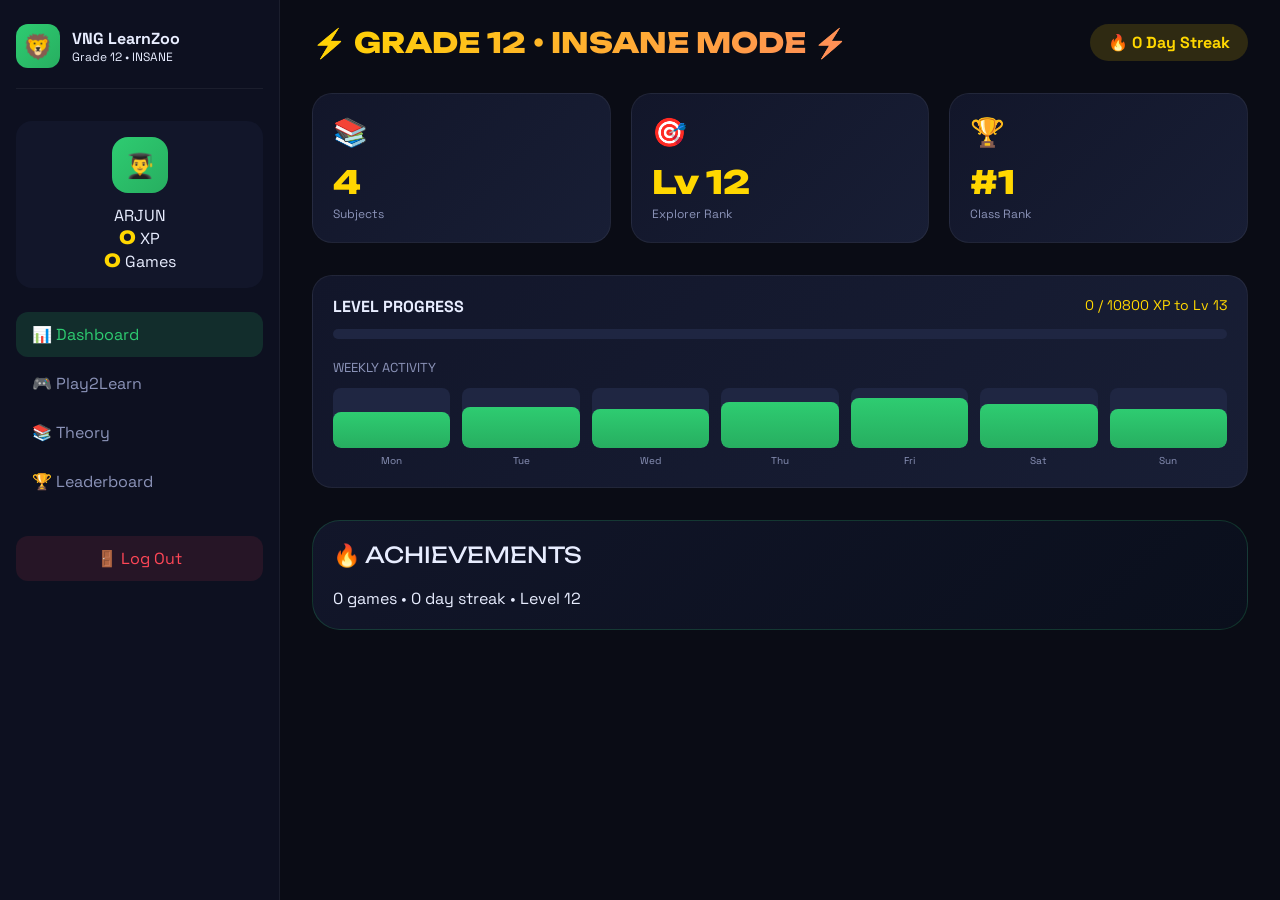
<file: grade12-dashboard.html>
<!DOCTYPE html>
<html lang="en">
<head>
<meta charset="UTF-8">
<meta name="viewport" content="width=device-width, initial-scale=1.0, user-scalable=no">
<title>VNG LearnZoo — Grade 12 • INSANE MODE</title>
<link href="https://fonts.googleapis.com/css2?family=Space+Grotesk:wght@400;500;600;700&family=Unbounded:wght@400;600;800&display=swap" rel="stylesheet">
<style>
/* ========== SAME STYLES AS OTHER DASHBOARDS ========== */
*{margin:0;padding:0;box-sizing:border-box;user-select:none;-webkit-tap-highlight-color:transparent}
body{font-family:'Space Grotesk',sans-serif;background:#0a0c15;color:#e8edff;min-height:100vh;overflow-x:hidden}
.dashboard-container{display:flex;min-height:100vh}
.sidebar{width:280px;background:#0d1020;border-right:1px solid rgba(255,255,255,0.06);padding:24px 16px;position:fixed;height:100vh;overflow-y:auto;z-index:10}
.sidebar-header{display:flex;align-items:center;gap:12px;margin-bottom:32px;padding-bottom:20px;border-bottom:1px solid rgba(255,255,255,0.06)}
.sidebar-logo{width:44px;height:44px;background:linear-gradient(135deg,#2ecc71,#27ae60);border-radius:12px;display:flex;align-items:center;justify-content:center;font-size:24px}
.user-info{background:#12162a;border-radius:16px;padding:16px;margin-bottom:24px;text-align:center}
.user-avatar{width:56px;height:56px;background:linear-gradient(135deg,#2ecc71,#27ae60);border-radius:16px;display:flex;align-items:center;justify-content:center;font-size:24px;margin:0 auto 12px}
.stat-value{font-family:'Unbounded',sans-serif;font-size:18px;font-weight:800;color:#ffd700}
.nav-item{display:flex;align-items:center;gap:12px;padding:12px 16px;border-radius:12px;cursor:pointer;color:#8b93b8;transition:all 0.2s;margin-bottom:4px}
.nav-item.active,.nav-item:hover{background:rgba(46,204,113,0.15);color:#2ecc71}
.logout-btn{margin-top:32px;padding:12px;background:rgba(255,71,87,0.1);border-radius:12px;text-align:center;cursor:pointer;color:#ff4757}
.main-content{flex:1;margin-left:280px;padding:24px 32px}
.top-bar{display:flex;justify-content:space-between;margin-bottom:32px;align-items:center;flex-wrap:wrap;gap:15px}
.page-title{font-family:'Unbounded',sans-serif;font-size:28px;font-weight:800;background:linear-gradient(135deg,#ffd700,#ff8c5a);-webkit-background-clip:text;-webkit-text-fill-color:transparent}
.streak-badge{background:rgba(255,215,0,0.15);padding:8px 18px;border-radius:40px;font-weight:700;color:#ffd700}
.stats-grid{display:grid;grid-template-columns:repeat(auto-fit,minmax(200px,1fr));gap:20px;margin-bottom:32px}
.stat-card{background:linear-gradient(135deg,#12162a,#181e35);border:1px solid rgba(255,255,255,0.06);border-radius:20px;padding:20px}
.stat-icon{font-size:28px;margin-bottom:12px}
.stat-card .stat-value{font-family:'Unbounded',sans-serif;font-size:32px;font-weight:800;color:#ffd700}
.stat-label{font-size:12px;color:#8b93b8;margin-top:4px}
.progress-section{background:linear-gradient(135deg,#12162a,#181e35);border:1px solid rgba(255,255,255,0.06);border-radius:20px;padding:20px;margin-bottom:32px}
.progress-header{display:flex;justify-content:space-between;margin-bottom:12px;flex-wrap:wrap;gap:10px}
.progress-title{font-weight:800;font-size:16px}
.progress-stats{color:#ffd700;font-size:14px}
.progress-bar{height:10px;background:#1f2642;border-radius:10px;overflow:hidden;margin-bottom:20px}
.progress-fill{height:100%;background:linear-gradient(90deg,#2ecc71,#27ae60);border-radius:10px;width:0%}
.weekly-activity{margin-top:20px}
.weekly-title{font-size:13px;color:#8b93b8;margin-bottom:12px}
.activity-bars{display:flex;gap:12px;justify-content:space-between}
.activity-day{flex:1;text-align:center}
.activity-bar{height:60px;background:#1f2642;border-radius:8px;margin-bottom:6px;overflow:hidden;display:flex;flex-direction:column;justify-content:flex-end}
.activity-fill{background:linear-gradient(180deg,#2ecc71,#27ae60);border-radius:8px}
.activity-label{font-size:10px;color:#8b93b8}
.notes-section{background:linear-gradient(135deg,#12162a,#0a0f1c);border-radius:28px;padding:20px;margin-bottom:30px;border:1px solid rgba(46,204,113,0.2)}
.section-title{font-family:'Unbounded',sans-serif;font-size:22px;margin-bottom:20px;display:flex;align-items:center;gap:10px}
.flip-grid{display:grid;grid-template-columns:repeat(auto-fill,minmax(240px,1fr));gap:20px}
.flip-card{background:transparent;height:240px;perspective:1000px;cursor:pointer}
.flip-inner{position:relative;width:100%;height:100%;text-align:center;transition:transform 0.5s;transform-style:preserve-3d;border-radius:20px}
.flip-card.flipped .flip-inner{transform:rotateY(180deg)}
.flip-front,.flip-back{position:absolute;width:100%;height:100%;backface-visibility:hidden;border-radius:20px;display:flex;flex-direction:column;justify-content:center;align-items:center;padding:16px;overflow-y:auto}
.flip-front{background:linear-gradient(135deg,#1a1f35,#11172b);border:1px solid rgba(255,255,255,0.1)}
.flip-back{background:linear-gradient(135deg,#2ecc7120,#27ae6020);border:1px solid #2ecc71;transform:rotateY(180deg);font-size:13px;line-height:1.6;text-align:left;justify-content:flex-start}
.flip-front h4{font-size:20px;margin-bottom:8px}
.games-grid{display:grid;grid-template-columns:repeat(auto-fill,minmax(320px,1fr));gap:24px;margin-top:20px}
.game-card{background:linear-gradient(135deg,#12162a,#181e35);border:1px solid rgba(255,255,255,0.06);border-radius:24px;padding:24px;cursor:pointer;transition:all 0.25s ease;position:relative;overflow:hidden}
.game-card:hover{transform:translateY(-6px);border-color:var(--game-color);box-shadow:0 20px 35px rgba(0,0,0,0.5)}
.game-card::before{content:'';position:absolute;top:0;left:0;right:0;height:4px;background:var(--game-color)}
.game-emoji{font-size:52px;margin-bottom:14px}
.game-name{font-family:'Unbounded',sans-serif;font-size:18px;font-weight:800;margin-bottom:8px}
.game-desc{font-size:12px;color:#9aa8c9;margin-bottom:18px;line-height:1.4}
.game-xp{background:rgba(255,215,0,0.2);padding:4px 14px;border-radius:30px;font-size:13px;font-weight:700;color:#ffd700}
.leaderboard-table{width:100%;border-collapse:collapse}
.leaderboard-table th,.leaderboard-table td{padding:12px;text-align:left;border-bottom:1px solid rgba(255,255,255,0.06)}
.leaderboard-table th{color:#ffd700;font-size:12px}
.rank-1 td:first-child{color:#ffd700;font-weight:800}
.game-modal{display:none;position:fixed;top:0;left:0;right:0;bottom:0;background:#0a0c15e6;backdrop-filter:blur(8px);z-index:1000;flex-direction:column}
.game-modal.active{display:flex}
.game-header{background:#12162a;padding:18px 28px;display:flex;align-items:center;gap:20px;border-bottom:1px solid rgba(255,255,255,0.08)}
.close-game{background:none;border:none;font-size:38px;cursor:pointer;color:#8b93b8}
.game-stats{display:flex;gap:28px;font-size:15px}
.game-stats span{color:#ffd700;font-weight:800;font-size:26px;margin-left:6px}
.game-content{flex:1;padding:32px;overflow-y:auto;display:flex;justify-content:center;align-items:center}
.mcq-arena{max-width:950px;width:100%;background:rgba(18,22,42,0.85);border-radius:32px;padding:30px;border:1px solid rgba(46,204,113,0.4)}
.mcq-timer{font-family:'Unbounded',monospace;font-size:44px;font-weight:800;text-align:center;margin-bottom:15px;color:#ffd700}
.mcq-question{font-size:22px;font-weight:600;background:#0a0f1e;padding:28px;border-radius:24px;margin-bottom:28px;text-align:center;line-height:1.5}
.mcq-options{display:grid;grid-template-columns:repeat(2,1fr);gap:18px;margin:20px 0}
.mcq-option{background:#11172b;border:2px solid rgba(255,255,255,0.08);border-radius:20px;padding:18px 12px;font-size:17px;font-weight:600;text-align:center;cursor:pointer;color:#ccd6f0;transition:all 0.07s linear}
.mcq-option.correct-feedback{background:#2ecc71;border-color:#00e5a8;color:white}
.mcq-option.wrong-feedback{background:#e84393;border-color:#ff5e9e;color:white}
.mcq-progress{text-align:center;font-size:18px;color:#8b93b8;margin-top:20px;font-weight:600}
.result-screen{text-align:center;background:#12162a;padding:50px;border-radius:40px}
.result-emoji{font-size:80px;margin-bottom:20px}
.result-score{font-size:48px;font-weight:900;color:#ffd700;margin:20px}
@media (max-width:768px){.sidebar{display:none}.main-content{margin-left:0}.mcq-options{grid-template-columns:1fr}.mcq-question{font-size:18px}}
</style>
</head>
<body>

<div class="dashboard-container">
  <div class="sidebar">
    <div class="sidebar-header"><div class="sidebar-logo">🦁</div><div><div class="sidebar-title" style="font-weight:800">VNG LearnZoo</div><div class="user-grade" style="font-size:12px">Grade 12 • INSANE</div></div></div>
    <div class="user-info"><div class="user-avatar">👨‍🎓</div><div class="user-name" id="userName">ARJUN</div><div><div><span class="stat-value" id="xpValue">0</span> XP</div><div><span class="stat-value" id="gamesValue">0</span> Games</div></div></div>
    <div class="nav-item active" onclick="showDashboard()">📊 Dashboard</div>
    <div class="nav-item" onclick="showPlay2Learn()">🎮 Play2Learn</div>
    <div class="nav-item" onclick="showTheory()">📚 Theory</div>
    <div class="nav-item" onclick="showLeaderboard()">🏆 Leaderboard</div>
    <div class="logout-btn" onclick="logout()">🚪 Log Out</div>
  </div>
  <div class="main-content">
    <div class="top-bar"><div class="page-title">⚡ GRADE 12 • INSANE MODE ⚡</div><div class="streak-badge" id="streakBadge">🔥 0 Day Streak</div></div>
    <div id="contentArea"></div>
  </div>
</div>

<div class="game-modal" id="gameModal">
  <div class="game-header"><button class="close-game" onclick="closeGame()">×</button><div class="game-info"><h2 id="gameTitle">GAME</h2><div class="game-stats">🏆 SCORE: <span id="gameScore">0</span> &nbsp;| ⏱️ TIME: <span id="gameTimer">00</span>s</div></div></div>
  <div class="game-content" id="gameContent"></div>
</div>

<!-- API Service and Game Library -->
<script src="api.js"></script>
<script src="game-library.js"></script>
<script>
// ==================== GLOBAL STATE ====================
let totalXP = 0, gamesPlayed = 0, streak = 0;
let weeklyActivity = [50, 58, 55, 65, 70, 62, 55];
let currentGame = null, activeGameState = null, timerInterval = null;

// ==================== BUILD GAMES FROM LIBRARY (Grade 12) ====================
const GRADE = 12;
const gradeData = GAME_LIBRARY[GRADE];
const GAMES = {};

for (let subjectKey in gradeData) {
  const subject = gradeData[subjectKey];
  subject.games.forEach(game => {
    const content = GAME_CONTENT[game.id];
    GAMES[game.id] = {
      id: game.id,
      name: game.name,
      desc: game.desc,
      emoji: subject.icon,
      xp: game.xp,
      color: subject.color,
      questions: content.questions
    };
  });
}

// ==================== FLIP THEORY (Tamil cards in full Tamil script) ====================
const flipNotes = [
  // Mathematics
  { front:"📈 வகைக்கெழு சமன்பாடுகள்", back:"• பிரிக்கக்கூடியவை: dy/dx = f(x)g(y) → ∫dy/g(y)=∫f(x)dx\n• நேரியல்: dy/dx + P(x)y = Q(x), தொகையீட்டுக் காரணி = e^∫P dx\n• இரண்டாம் வரிசை: சிறப்பியல்புச் சமன்பாடு" },
  { front:"🎲 நிகழ்தகவு", back:"• P(A∪B)=P(A)+P(B)-P(A∩B)\n• பேயஸ் தேற்றம்: P(A|B)=P(B|A)P(A)/P(B)\n• சார்பின்மை: P(A∩B)=P(A)P(B)" },
  { front:"➡️ முப்பரிமாண வெக்டர்கள்", back:"• கோடு: r = a + tb\n• தளம்: r·n = d\n• புள்ளியிலிருந்து கோட்டிற்கான தூரம் = |(a×b)|/|b|\n• வீழல் = (a·b)/|b|² * b" },
  { front:"📐 தொகையீடு", back:"• பகுதி தொகையீடு: ∫u dv = uv - ∫v du\n• நிலையான வடிவங்கள்: ∫dx/(x²+a²)= (1/a) arctan(x/a)\n• ∫sin²x dx = x/2 - sin2x/4" },

  // Science
  { front:"☢️ அணுக்கரு இயற்பியல்", back:"• பிணைப்பு ஆற்றல் = Δm·c²\n• அரைவாழ்வுக் காலம்: N = N₀(1/2)^(t/T)\n• செயல்பாடு A = λN\n• β⁻ சிதைவு: n → p + e⁻ + ν̄" },
  { front:"⚡ மின்காந்தவியல்", back:"• ஃபாரடே விதி: emf = -N dΦ/dt\n• லென்ஸ் விதி: மாற்றத்தை எதிர்க்கிறது\n• மின்காந்த அலை வேகம் = c\n• காந்தப் பாய்வின் அலகு: வெபர் (Wb)" },
  { front:"🧪 கரிம வேதியியல் வினைகள்", back:"• எலக்ட்ரான் கவர் பதிலீடு: பென்சீன் + Cl₂/FeCl₃ → குளோரோபென்சீன்\n• ஆல்டால் ஒடுக்கம்: ஆல்டிஹைடு + ஆல்டிஹைடு → β-ஹைட்ராக்ஸி ஆல்டிஹைடு\n• கானிசாரோ வினை: α-ஹைட்ரஜன் இல்லாத ஆல்டிஹைடுகள்" },
  { front:"💻 மேம்பட்ட கணினி அறிவியல்", back:"• ஒன்றிணை வரிசையாக்கம்: O(n log n)\n• வரிசை: FIFO\n• முழு வரைபடத்தின் விளிம்புகள் = n(n-1)/2\n• நிலையான வரிசையாக்கம்: ஒன்றிணை வரிசையாக்கம்" },

  // English (unchanged)
  { front:"✍️ மேம்பட்ட எழுத்து", back:"• முக்கிய வாதம்: ஆய்வுக் கூற்று\n• இடைச்சொற்கள்: moreover (கூட்டல்), however (முரண்பாடு)\n• திருத்துதல் = உள்ளடக்கம், பிழைதிருத்தம் = இலக்கணம்" },
  { front:"📜 இலக்கியக் கோட்பாடு", back:"• கட்டமைப்பியம்: இரும எதிர்நிலைகள்\n• பின்காலனியம்: சையிதின் 'ஓரியண்டலிசம்'\n• பெண்ணியம்: பியூவரின் 'இரண்டாம் பாலினம்'\n• பிரித்தல்: டெரிடா" },
  { front:"📝 தொழில்நுட்ப எழுத்து", back:"• செயல்பாட்டு வாக்கியம் விரும்பப்படுகிறது\n• படிகளுக்கு எண்ணிடப்பட்ட பட்டியல்\n• வெள்ளை இடம் வாசிப்புத் திறனை மேம்படுத்துகிறது\n• சுருக்கம்: 'because' என்பதை 'due to the fact that' என்பதற்குப் பதிலாகப் பயன்படுத்தவும்" },
  { front:"🔬 ஆராய்ச்சி முறைகள்", back:"• மனிதவியலுக்கு MLA\n• கருத்துத் திருட்டு = அனுமதியின்றி பயன்படுத்துதல்\n• முதன்மை மூலம் = அசல் ஆவணம்\n• IMRAD: அறிமுகம், முறைகள், முடிவுகள், விவாதம்" },

  // Tamil (fully in Tamil script)
  { front:"🏺 இலக்கியத் திறனாய்வு", back:"• திறனாய்வு என்பது இலக்கிய மதிப்பீடு ஆகும்\n• அகம் / புறம் பாகுபாட்டை முதன்முதலில் வகுத்தவர் தொல்காப்பியர்\n• பாரதியாரின் கவிதைகள் புதுக்கவிதை இயக்கத்தைச் சேர்ந்தவை\n• மணிவாசகர் இயக்கம் இலக்கிய விமர்சனத்தில் முக்கிய பங்கு வகித்தது\n• 'தமிழ் இலக்கிய வரலாறு' எழுதியவர் மு. வரதராசன்" },
  { front:"📖 மேல்நிலை இலக்கணம்", back:"• 'செய்யாது' – எதிர்மறை வினையெச்சம்\n• 'வந்தால்' – நிபந்தனை இடைநிலை\n• 'அவனால்' – 3-ஆம் வேற்றுமை (கருவிப் பொருள்)\n• 'செய்கின்றான்' – நிகழ்காலம்\n• 'ஓடினான்' – இறந்தகால வினைமுற்று" },
  { front:"📚 நவீன தமிழ் இலக்கியம்", back:"• 'சிலம்பு' நாவல் – வண்ணதாசன்\n• 'அலை ஓசை' நாவல் – கல்கி\n• 'புதுமைப்பித்தன்' இயற்பெயர் – சி. விருத்தாசலம்\n• 'கர்ணன்' நாடகம் – பாரதிதாசன்\n• 'பொன்னியின் செல்வன்' – 5 பாகங்கள்" },
  { front:"🏛️ தமிழ் இலக்கியம்", back:"• திருக்குறள் – 133 அதிகாரங்கள்\n• சிலப்பதிகாரம் – 30 காதைகள்\n• மணிமேகலை – சீத்தலைச் சாத்தனார்\n• புறநானூறு – 400 பாடல்கள்\n• தொல்காப்பியம் மூன்றாம் அதிகாரம் – பொருளதிகாரம்" }
];

// ==================== API DATA LOADING ====================
async function loadUserData() {
  try {
    const user = await API.getUserProfile();
    totalXP = user.xp || 0;
    streak = user.streak || 0;
    gamesPlayed = user.gamesPlayed || 0;
    document.getElementById('userName').textContent = user.name || 'Student';
    
    const savedActivity = localStorage.getItem(`weeklyActivity_${GRADE}`);
    if (savedActivity) weeklyActivity = JSON.parse(savedActivity);
    
    updateStats();
  } catch (error) {
    console.error('Failed to load user data from API:', error);
    const saved = localStorage.getItem('grade12_data');
    if (saved) {
      let d = JSON.parse(saved);
      totalXP = d.xp || 0;
      gamesPlayed = d.games || 0;
      streak = d.streak || 0;
      weeklyActivity = d.activity || weeklyActivity;
    }
    updateStats();
  }
}

function updateStats() {
  document.getElementById('xpValue').textContent = totalXP;
  document.getElementById('gamesValue').textContent = gamesPlayed;
  document.getElementById('streakBadge').innerHTML = `🔥 ${streak} Day Streak`;
  localStorage.setItem('grade12_data', JSON.stringify({
    xp: totalXP, games: gamesPlayed, streak: streak, activity: weeklyActivity
  }));
}

async function addXP(amt) {
  totalXP += amt;
  updateStats();
  try {
    await API.updateUserProfile({ xp: totalXP });
  } catch (e) {
    console.warn('Sync XP failed:', e);
  }
}

// ==================== SECTION RENDERING ====================
function showDashboard() {
  setActiveNav('Dashboard');
  const level = Math.floor(totalXP / 900) + 12;
  const percent = (totalXP % 900) / 900 * 100;
  const maxAct = Math.max(...weeklyActivity, 1);
  const barsHtml = ['Mon','Tue','Wed','Thu','Fri','Sat','Sun'].map((day,i)=>`
    <div class="activity-day"><div class="activity-bar"><div class="activity-fill" style="height: ${(weeklyActivity[i]/maxAct)*50}px"></div></div><div class="activity-label">${day}</div></div>
  `).join('');
  let html = `
    <div class="stats-grid">
      <div class="stat-card"><div class="stat-icon">📚</div><div class="stat-value">4</div><div class="stat-label">Subjects</div></div>
      <div class="stat-card"><div class="stat-icon">🎯</div><div class="stat-value">Lv ${level}</div><div class="stat-label">Explorer Rank</div></div>
      <div class="stat-card"><div class="stat-icon">🏆</div><div class="stat-value">#1</div><div class="stat-label">Class Rank</div></div>
    </div>
    <div class="progress-section">
      <div class="progress-header"><span class="progress-title">LEVEL PROGRESS</span><span class="progress-stats">${totalXP} / ${level*900} XP to Lv ${level+1}</span></div>
      <div class="progress-bar"><div class="progress-fill" style="width: ${percent}%"></div></div>
      <div class="weekly-activity"><div class="weekly-title">WEEKLY ACTIVITY</div><div class="activity-bars">${barsHtml}</div></div>
    </div>
    <div class="notes-section"><div class="section-title">🔥 ACHIEVEMENTS</div><div>${gamesPlayed} games • ${streak} day streak • Level ${level}</div></div>
  `;
  document.getElementById('contentArea').innerHTML = html;
}

function showPlay2Learn() {
  setActiveNav('Play2Learn');
  let html = `<div class="section-title">🎮 PLAY2LEARN - GRADE 12 INSANE</div><div class="games-grid">`;
  for (let id in GAMES) {
    let g = GAMES[id];
    html += `<div class="game-card" style="--game-color:${g.color}" onclick="startGame('${id}')">
      <div class="game-emoji">${g.emoji}</div>
      <div class="game-name">${g.name}</div>
      <div class="game-desc">${g.desc}</div>
      <div class="game-xp">+${g.xp} XP</div>
    </div>`;
  }
  html += `</div>`;
  document.getElementById('contentArea').innerHTML = html;
}

function showTheory() {
  setActiveNav('Theory');
  let html = `<div class="notes-section"><div class="section-title">📘 FLIP THEORY (Tap to flip)</div><div class="flip-grid">`;
  flipNotes.forEach(note => {
    html += `<div class="flip-card" onclick="this.classList.toggle('flipped')"><div class="flip-inner"><div class="flip-front"><h4>📌 ${note.front}</h4></div><div class="flip-back">${note.back}</div></div></div>`;
  });
  html += `</div></div>`;
  document.getElementById('contentArea').innerHTML = html;
}

async function showLeaderboard() {
  setActiveNav('Leaderboard');
  let html = `<div class="notes-section"><div class="section-title">🏆 GRADE 12 LEADERBOARD</div><table class="leaderboard-table"><tr><th>Rank</th><th>Student</th><th>XP</th></tr>`;
  try {
    const leaders = await API.getLeaderboard(12);
    leaders.forEach((s, i) => {
      html += `<tr class="${i===0?'rank-1':''}"><td>${i+1}</td><td>${s.name}</td><td>${s.xp}</td></tr>`;
    });
  } catch (e) {
    const students = [{name:"Arjun", xp:totalXP},{name:"Priya", xp:5100},{name:"Ravi", xp:3950},{name:"Meena", xp:6200},{name:"Kavin", xp:3400}].sort((a,b)=>b.xp-a.xp);
    students.forEach((s,i)=> { html+=`<tr class="${i===0?'rank-1':''}"><td>${i+1}</td><td>${s.name}</td><td>${s.xp}</td></tr>`; });
  }
  html += `</table></div>`;
  document.getElementById('contentArea').innerHTML = html;
}

function setActiveNav(section) {
  const map = {'Dashboard':0,'Play2Learn':1,'Theory':2,'Leaderboard':3};
  document.querySelectorAll('.nav-item').forEach((item,idx)=> item.classList.toggle('active', idx===map[section]));
}

// ==================== GAME ENGINE (with API submission) ====================
function startGame(gameId) {
  currentGame = GAMES[gameId];
  if (!currentGame) { console.error("Game not found:", gameId); return; }
  document.getElementById('gameTitle').innerHTML = currentGame.name;
  document.getElementById('gameModal').classList.add('active');
  document.getElementById('gameScore').textContent = '0';
  if (activeGameState && activeGameState.timerInterval) clearInterval(activeGameState.timerInterval);
  activeGameState = {
    score: 0,
    qIndex: 0,
    questions: [...currentGame.questions],
    timeLeft: 80,
    canAnswer: true,
    timerInterval: null
  };
  updateGameScoreDisplay();
  startMCQGame();
}

function startMCQGame() {
  if (!activeGameState) return;
  if (activeGameState.timeLeft <= 0 || activeGameState.qIndex >= activeGameState.questions.length) {
    endMCQGame();
    return;
  }
  if (activeGameState.timerInterval) clearInterval(activeGameState.timerInterval);
  activeGameState.canAnswer = true;
  activeGameState.timeLeft = 80;
  document.getElementById('gameTimer').textContent = activeGameState.timeLeft;
  activeGameState.timerInterval = setInterval(() => {
    if (activeGameState) {
      activeGameState.timeLeft--;
      document.getElementById('gameTimer').textContent = activeGameState.timeLeft;
      if (activeGameState.timeLeft <= 0) {
        clearInterval(activeGameState.timerInterval);
        endMCQGame();
      }
    }
  }, 1000);
  renderCurrentQuestion();
}

function renderCurrentQuestion() {
  if (!activeGameState || activeGameState.qIndex >= activeGameState.questions.length) return;
  const q = activeGameState.questions[activeGameState.qIndex];
  const shuffled = [...q.options].sort(() => Math.random() - 0.5);
  document.getElementById('gameContent').innerHTML = `
    <div class="mcq-arena">
      <div class="mcq-timer">⏱️ ${activeGameState.timeLeft}s</div>
      <div class="mcq-question">${q.text}</div>
      <div class="mcq-options" id="mcqOptions">
        ${shuffled.map(opt => `<div class="mcq-option" data-value="${opt.replace(/"/g,'&quot;')}">${opt}</div>`).join('')}
      </div>
      <div class="mcq-progress">🔥 Q${activeGameState.qIndex+1}/${activeGameState.questions.length}</div>
    </div>
  `;
  document.querySelectorAll('.mcq-option').forEach(opt => {
    opt.addEventListener('click', function handler(e) {
      if (!activeGameState.canAnswer) return;
      const selected = this.dataset.value;
      const isCorrect = (selected === q.correct);
      if (isCorrect) {
        activeGameState.score += 25;
        showFeedback(`✅ CORRECT! +25 XP`, '#2ecc71');
        this.classList.add('correct-feedback');
      } else {
        showFeedback(`❌ WRONG! Answer: ${q.correct}. ${q.explanation}`, '#e84393');
        this.classList.add('wrong-feedback');
      }
      activeGameState.canAnswer = false;
      updateGameScoreDisplay();
      setTimeout(() => {
        activeGameState.qIndex++;
        if (activeGameState.qIndex < activeGameState.questions.length) {
          startMCQGame();
        } else {
          endMCQGame();
        }
      }, 1000);
      this.removeEventListener('click', handler);
    });
  });
}

function updateGameScoreDisplay() {
  if (activeGameState) document.getElementById('gameScore').textContent = activeGameState.score;
}

async function endMCQGame() {
  if (activeGameState && activeGameState.timerInterval) clearInterval(activeGameState.timerInterval);
  let earnedXP = Math.floor(currentGame.xp * (0.3 + Math.min(0.7, activeGameState.score / (activeGameState.questions.length * 25))));
  
  try {
    const result = await API.submitGameResult(currentGame.id, activeGameState.score, earnedXP);
    totalXP = result.xp;
    streak = result.streak;
    gamesPlayed = result.gamesPlayed || (gamesPlayed + 1);
  } catch (error) {
    console.error('Failed to submit game result:', error);
    totalXP += earnedXP;
    streak++;
    gamesPlayed++;
  }
  
  const today = new Date().getDay();
  const dayIndex = today === 0 ? 6 : today - 1;
  weeklyActivity[dayIndex] = (weeklyActivity[dayIndex] || 0) + 1;
  localStorage.setItem(`weeklyActivity_${GRADE}`, JSON.stringify(weeklyActivity));
  
  updateStats();
  
  document.getElementById('gameContent').innerHTML = `
    <div class="result-screen">
      <div class="result-emoji">${activeGameState.score >= 100 ? '🏆🔥 INSANE MASTER' : '📚 CHALLENGE COMPLETE'}</div>
      <div class="result-score">+${earnedXP} XP</div>
      <div>🏅 SCORE: ${activeGameState.score}/${activeGameState.questions.length * 25}</div>
      <button style="margin-top:25px; background:#2ecc71; border:none; padding:14px 32px; border-radius:40px; font-weight:bold; color:white; cursor:pointer" onclick="closeGame()">PLAY MORE →</button>
    </div>
  `;
  activeGameState = null;
}

function showFeedback(msg, color) {
  let fb = document.createElement('div');
  fb.textContent = msg;
  fb.style.position = 'fixed';
  fb.style.top = '30%';
  fb.style.left = '50%';
  fb.style.transform = 'translate(-50%, -50%)';
  fb.style.background = color;
  fb.style.color = 'white';
  fb.style.padding = '16px 28px';
  fb.style.borderRadius = '50px';
  fb.style.fontWeight = 'bold';
  fb.style.zIndex = '2000';
  fb.style.fontSize = '20px';
  document.body.appendChild(fb);
  setTimeout(() => fb.remove(), 800);
}

function closeGame() {
  if (activeGameState && activeGameState.timerInterval) clearInterval(activeGameState.timerInterval);
  document.getElementById('gameModal').classList.remove('active');
  activeGameState = null;
  showPlay2Learn();
}

function logout() {
  API.logout();
}

// ==================== INITIALIZE ====================
loadUserData().then(() => showDashboard());
</script>
</body>
</html>
</file>
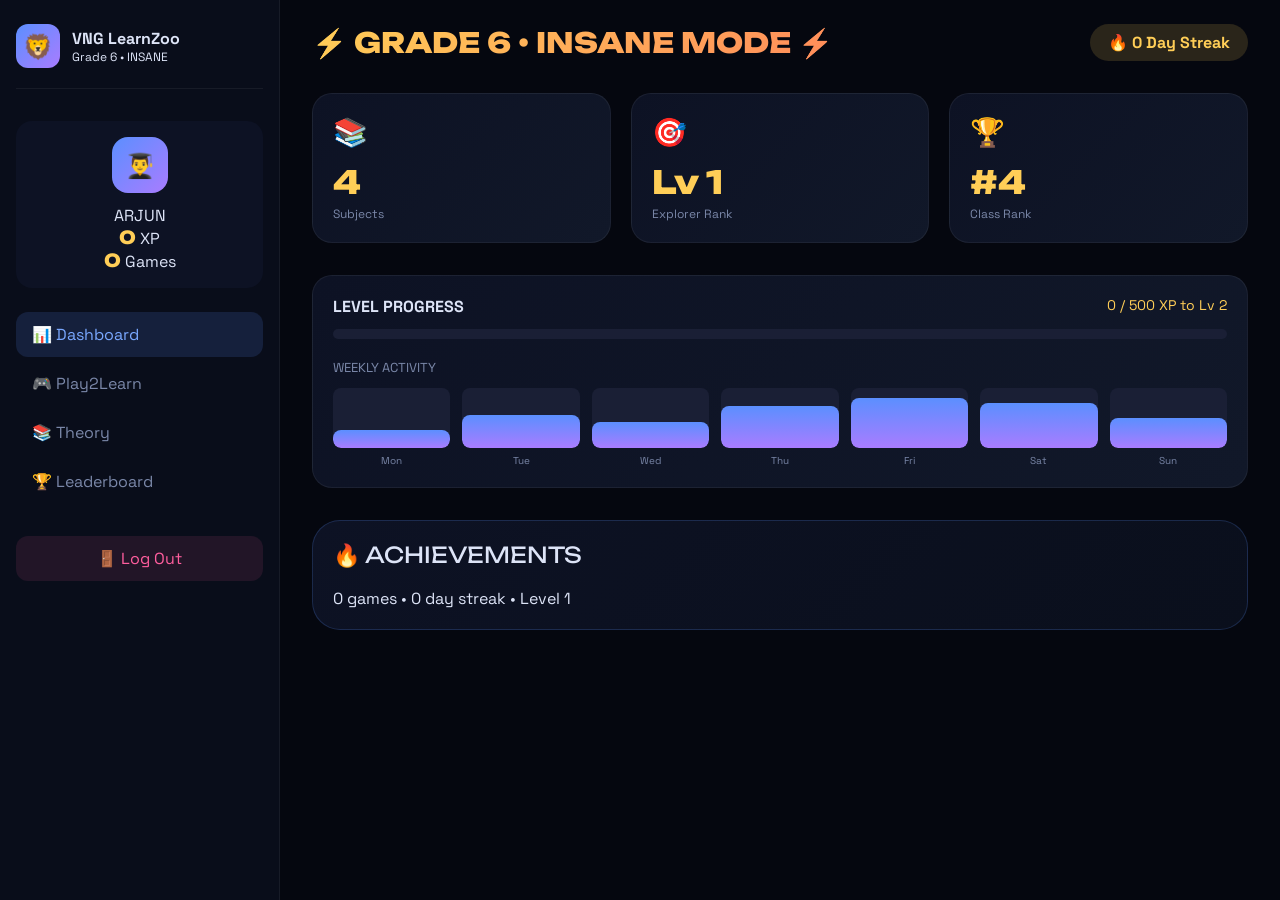
<file: grade6-dashboard.html>
<!DOCTYPE html>
<html lang="en">
<head>
<meta charset="UTF-8">
<meta name="viewport" content="width=device-width, initial-scale=1.0, user-scalable=no">
<title>VNG LearnZoo — Grade 6</title>
<link href="https://fonts.googleapis.com/css2?family=Space+Grotesk:wght@400;500;600;700&family=Unbounded:wght@400;600;800&display=swap" rel="stylesheet">
<style>
/* ========== STYLES (unchanged) ========== */
*{margin:0;padding:0;box-sizing:border-box;user-select:none;-webkit-tap-highlight-color:transparent}
body{font-family:'Space Grotesk',sans-serif;background:#05070f;color:#dde4f7;min-height:100vh;overflow-x:hidden}
.dashboard-container{display:flex;min-height:100vh}
.sidebar{width:280px;background:#090d1a;border-right:1px solid rgba(255,255,255,0.06);padding:24px 16px;position:fixed;height:100vh;overflow-y:auto;z-index:10}
.sidebar-header{display:flex;align-items:center;gap:12px;margin-bottom:32px;padding-bottom:20px;border-bottom:1px solid rgba(255,255,255,0.06)}
.sidebar-logo{width:44px;height:44px;background:linear-gradient(135deg,#5b8fff,#a97cff);border-radius:12px;display:flex;align-items:center;justify-content:center;font-size:24px}
.user-info{background:#0d1224;border-radius:16px;padding:16px;margin-bottom:24px;text-align:center}
.user-avatar{width:56px;height:56px;background:linear-gradient(135deg,#5b8fff,#a97cff);border-radius:16px;display:flex;align-items:center;justify-content:center;font-size:24px;margin:0 auto 12px}
.stat-value{font-family:'Unbounded',sans-serif;font-size:18px;font-weight:800;color:#ffce57}
.nav-item{display:flex;align-items:center;gap:12px;padding:12px 16px;border-radius:12px;cursor:pointer;color:#7a87a8;transition:all 0.2s;margin-bottom:4px}
.nav-item.active,.nav-item:hover{background:rgba(91,143,255,0.15);color:#7aa8ff}
.logout-btn{margin-top:32px;padding:12px;background:rgba(255,94,158,0.1);border-radius:12px;text-align:center;cursor:pointer;color:#ff5e9e}
.main-content{flex:1;margin-left:280px;padding:24px 32px}
.top-bar{display:flex;justify-content:space-between;margin-bottom:32px;align-items:center;flex-wrap:wrap;gap:15px}
.page-title{font-family:'Unbounded',sans-serif;font-size:28px;font-weight:800;background:linear-gradient(135deg,#ffce57,#ff8c5a);-webkit-background-clip:text;-webkit-text-fill-color:transparent}
.streak-badge{background:rgba(255,206,87,0.15);padding:8px 18px;border-radius:40px;font-weight:700;color:#ffce57}
.stats-grid{display:grid;grid-template-columns:repeat(auto-fit,minmax(200px,1fr));gap:20px;margin-bottom:32px}
.stat-card{background:linear-gradient(135deg,#0d1224,#111829);border:1px solid rgba(255,255,255,0.06);border-radius:20px;padding:20px}
.stat-icon{font-size:28px;margin-bottom:12px}
.stat-card .stat-value{font-family:'Unbounded',sans-serif;font-size:32px;font-weight:800;color:#ffce57}
.stat-label{font-size:12px;color:#7a87a8;margin-top:4px}
.progress-section{background:linear-gradient(135deg,#0d1224,#111829);border:1px solid rgba(255,255,255,0.06);border-radius:20px;padding:20px;margin-bottom:32px}
.progress-header{display:flex;justify-content:space-between;margin-bottom:12px;flex-wrap:wrap;gap:10px}
.progress-title{font-weight:800;font-size:16px}
.progress-stats{color:#ffce57;font-size:14px}
.progress-bar{height:10px;background:#1a1f35;border-radius:10px;overflow:hidden;margin-bottom:20px}
.progress-fill{height:100%;background:linear-gradient(90deg,#5b8fff,#a97cff);border-radius:10px;width:0%}
.weekly-activity{margin-top:20px}
.weekly-title{font-size:13px;color:#7a87a8;margin-bottom:12px}
.activity-bars{display:flex;gap:12px;justify-content:space-between}
.activity-day{flex:1;text-align:center}
.activity-bar{height:60px;background:#1a1f35;border-radius:8px;margin-bottom:6px;overflow:hidden;display:flex;flex-direction:column;justify-content:flex-end}
.activity-fill{background:linear-gradient(180deg,#5b8fff,#a97cff);border-radius:8px}
.activity-label{font-size:10px;color:#7a87a8}
.notes-section{background:linear-gradient(135deg,#0d1224,#0a0f1c);border-radius:28px;padding:20px;margin-bottom:30px;border:1px solid rgba(91,143,255,0.2)}
.section-title{font-family:'Unbounded',sans-serif;font-size:22px;margin-bottom:20px;display:flex;align-items:center;gap:10px}
.flip-grid{display:grid;grid-template-columns:repeat(auto-fill,minmax(240px,1fr));gap:20px}
.flip-card{background:transparent;height:220px;perspective:1000px;cursor:pointer}
.flip-inner{position:relative;width:100%;height:100%;text-align:center;transition:transform 0.5s;transform-style:preserve-3d;border-radius:20px}
.flip-card.flipped .flip-inner{transform:rotateY(180deg)}
.flip-front,.flip-back{position:absolute;width:100%;height:100%;backface-visibility:hidden;border-radius:20px;display:flex;flex-direction:column;justify-content:center;align-items:center;padding:16px;overflow-y:auto}
.flip-front{background:linear-gradient(135deg,#1a1f35,#11172b);border:1px solid rgba(255,255,255,0.1)}
.flip-back{background:linear-gradient(135deg,#5b8fff20,#a97cff20);border:1px solid #5b8fff;transform:rotateY(180deg);font-size:13px;line-height:1.6;text-align:left;justify-content:flex-start}
.flip-front h4{font-size:20px;margin-bottom:8px}
.games-grid{display:grid;grid-template-columns:repeat(auto-fill,minmax(320px,1fr));gap:24px;margin-top:20px}
.game-card{background:linear-gradient(135deg,#0d1224,#111829);border:1px solid rgba(255,255,255,0.06);border-radius:24px;padding:24px;cursor:pointer;transition:all 0.25s ease;position:relative;overflow:hidden}
.game-card:hover{transform:translateY(-6px);border-color:var(--game-color);box-shadow:0 20px 35px rgba(0,0,0,0.5)}
.game-card::before{content:'';position:absolute;top:0;left:0;right:0;height:4px;background:var(--game-color)}
.game-emoji{font-size:52px;margin-bottom:14px}
.game-name{font-family:'Unbounded',sans-serif;font-size:18px;font-weight:800;margin-bottom:8px}
.game-desc{font-size:12px;color:#9aa8c9;margin-bottom:18px;line-height:1.4}
.game-xp{background:rgba(255,206,87,0.2);padding:4px 14px;border-radius:30px;font-size:13px;font-weight:700;color:#ffce57}
.leaderboard-table{width:100%;border-collapse:collapse}
.leaderboard-table th,.leaderboard-table td{padding:12px;text-align:left;border-bottom:1px solid rgba(255,255,255,0.06)}
.leaderboard-table th{color:#ffce57;font-size:12px}
.rank-1 td:first-child{color:#ffd700;font-weight:800}
.game-modal{display:none;position:fixed;top:0;left:0;right:0;bottom:0;background:#05070fe6;backdrop-filter:blur(8px);z-index:1000;flex-direction:column}
.game-modal.active{display:flex}
.game-header{background:#0d1224;padding:18px 28px;display:flex;align-items:center;gap:20px;border-bottom:1px solid rgba(255,255,255,0.08)}
.close-game{background:none;border:none;font-size:38px;cursor:pointer;color:#7a87a8}
.game-stats{display:flex;gap:28px;font-size:15px}
.game-stats span{color:#ffce57;font-weight:800;font-size:26px;margin-left:6px}
.game-content{flex:1;padding:32px;overflow-y:auto;display:flex;justify-content:center;align-items:center}
.mcq-arena{max-width:950px;width:100%;background:rgba(13,18,36,0.85);border-radius:32px;padding:30px;border:1px solid rgba(91,143,255,0.4)}
.mcq-timer{font-family:'Unbounded',monospace;font-size:44px;font-weight:800;text-align:center;margin-bottom:15px;color:#ffce57}
.mcq-question{font-size:22px;font-weight:600;background:#0a0f1e;padding:28px;border-radius:24px;margin-bottom:28px;text-align:center;line-height:1.5}
.mcq-options{display:grid;grid-template-columns:repeat(2,1fr);gap:18px;margin:20px 0}
.mcq-option{background:#11172b;border:2px solid rgba(255,255,255,0.08);border-radius:20px;padding:18px 12px;font-size:17px;font-weight:600;text-align:center;cursor:pointer;color:#ccd6f0;transition:all 0.07s linear}
.mcq-option.correct-feedback{background:#00b894;border-color:#00e5a8;color:white}
.mcq-option.wrong-feedback{background:#e84393;border-color:#ff5e9e;color:white}
.mcq-progress{text-align:center;font-size:18px;color:#7a87a8;margin-top:20px;font-weight:600}
.result-screen{text-align:center;background:#0d1224;padding:50px;border-radius:40px}
.result-emoji{font-size:80px;margin-bottom:20px}
.result-score{font-size:48px;font-weight:900;color:#ffce57;margin:20px}
@media (max-width:768px){.sidebar{display:none}.main-content{margin-left:0}.mcq-options{grid-template-columns:1fr}.mcq-question{font-size:18px}}
</style>
</head>
<body>
<div class="dashboard-container">
  <div class="sidebar">
    <div class="sidebar-header"><div class="sidebar-logo">🦁</div><div><div class="sidebar-title" style="font-weight:800">VNG LearnZoo</div><div class="user-grade" style="font-size:12px">Grade 6 • INSANE</div></div></div>
    <div class="user-info">
      <div class="user-avatar">👨‍🎓</div>
      <div class="user-name" id="userName">ARJUN</div>
      <div><div><span class="stat-value" id="xpValue">0</span> XP</div><div><span class="stat-value" id="gamesValue">0</span> Games</div></div>
    </div>
    <div class="nav-item active" onclick="showDashboard()">📊 Dashboard</div>
    <div class="nav-item" onclick="showPlay2Learn()">🎮 Play2Learn</div>
    <div class="nav-item" onclick="showTheory()">📚 Theory</div>
    <div class="nav-item" onclick="showLeaderboard()">🏆 Leaderboard</div>
    <div class="logout-btn" onclick="logout()">🚪 Log Out</div>
  </div>
  <div class="main-content">
    <div class="top-bar"><div class="page-title">⚡ GRADE 6 • INSANE MODE ⚡</div><div class="streak-badge" id="streakBadge">🔥 0 Day Streak</div></div>
    <div id="contentArea"></div>
  </div>
</div>

<div class="game-modal" id="gameModal">
  <div class="game-header">
    <button class="close-game" onclick="closeGame()">×</button>
    <div class="game-info"><h2 id="gameTitle">GAME</h2><div class="game-stats">🏆 SCORE: <span id="gameScore">0</span> &nbsp;| ⏱️ TIME: <span id="gameTimer">00</span>s</div></div>
  </div>
  <div class="game-content" id="gameContent"></div>
</div>

<script src="api.js"></script>
<script src="game-library.js"></script>
<script>
// ==================== GLOBAL STATE ====================
let totalXP = 0, gamesPlayed = 0, streak = 0;
let weeklyActivity = [15, 28, 22, 35, 42, 38, 25];
let currentGame = null, activeGameState = null, timerInterval = null;

// ==================== BUILD GAMES FROM game-library.js ====================
const GAMES = {};
const GRADE = 6;
const gradeData = GAME_LIBRARY[GRADE];

// Enhanced question builder with realistic distractors
function buildQuestionsFromContent(content) {
  if (!content) return [];
  const qs = [];
  
  if (content.type === 'nl-sniper') {
    const range = content.range;
    content.items.slice(0, 5).forEach(item => {
      const value = item.value;
      const pos = (value - range[0]) / (range[1] - range[0]);
      let region = 'Near middle';
      if (pos < 0.33) region = 'Left side';
      else if (pos > 0.67) region = 'Right side';
      
      qs.push({
        text: `Where should "${item.display}" be placed on the number line? (Range: ${range[0]} to ${range[1]})`,
        options: ['Left side', 'Near middle', 'Right side'],
        correct: region,
        explanation: `Value ${value} is ${region} of the number line.`
      });
    });
  } else if (content.type === 'sort') {
    content.items.slice(0, 5).forEach(item => {
      qs.push({
        text: `Which category does "${item.label}" belong to?`,
        options: [content.cat1, content.cat2],
        correct: item.cat === 0 ? content.cat1 : content.cat2,
        explanation: `"${item.label}" belongs to ${item.cat === 0 ? content.cat1 : content.cat2}.`
      });
    });
  } else if (content.type === 'memory') {
    const allPairs = content.pairs;
    allPairs.slice(0, 5).forEach(pair => {
      const otherAnswers = allPairs.filter(p => p.b !== pair.b).map(p => p.b);
      const shuffledOthers = otherAnswers.sort(() => Math.random() - 0.5).slice(0, 3);
      const options = [pair.b, ...shuffledOthers].sort(() => Math.random() - 0.5);
      qs.push({
        text: `Match: "${pair.a}" with?`,
        options: options,
        correct: pair.b,
        explanation: `"${pair.a}" matches "${pair.b}".`
      });
    });
  } else if (content.type === 'scramble') {
    content.words.slice(0, 5).forEach(w => {
      const scrambled = w.word.split('').sort(() => Math.random() - 0.5).join('');
      // Generate wrong options by scrambling the word differently or using similar words
      let wrongOptions = [];
      for (let i = 0; i < 3; i++) {
        let wrong = w.word.split('').sort(() => Math.random() - 0.5).join('');
        // Ensure wrong option is not the same as correct or already included
        while (wrong === w.word || wrongOptions.includes(wrong)) {
          wrong = w.word.split('').sort(() => Math.random() - 0.5).join('');
        }
        wrongOptions.push(wrong);
      }
      const options = [w.word, ...wrongOptions].sort(() => Math.random() - 0.5);
      qs.push({
        text: `Unscramble: ${scrambled} (Hint: ${w.hint})`,
        options: options,
        correct: w.word,
        explanation: `The correct word is "${w.word}".`
      });
    });
  }
  
  return qs.slice(0, 5);
}

for (let subjectKey in gradeData) {
  const subject = gradeData[subjectKey];
  subject.games.forEach(game => {
    const content = GAME_CONTENT[game.id];
    const questions = buildQuestionsFromContent(content);
    GAMES[game.id] = {
      id: game.id,
      name: game.name,
      desc: game.desc,
      emoji: subject.icon,
      xp: game.xp,
      color: subject.color,
      questions: questions.length ? questions : [
        { text: "Sample question?", options: ["A","B","C","D"], correct: "A", explanation: "Placeholder" }
      ]
    };
  });
}

// ==================== FLIP THEORY ====================
const flipNotes = [
  // Math
  { front: "🔢 Fractions & Percentages", back: "• Fraction addition: find LCM of denominators. Example: 1/4 + 1/6 = 3/12+2/12=5/12.\n• Fraction division: multiply by reciprocal. Example: (3/4)÷(5/6)=3/4×6/5=18/20=9/10.\n• Percentage: (part/whole)×100. Example: 15% of 200 = 30.\n• Discount chain: 15% off ₹800 = ₹680, then additional 5% = ₹646." },
  { front: "📏 Perimeter, Area & Volume", back: "• Rectangle perimeter = 2×(length+width). Area = l×w.\n• Square: side s, perimeter=4s, area=s².\n• Cube volume = side³. Cylinder volume = πr²h.\n• Circle area = πr², circumference = 2πr." },
  { front: "🎯 Number Patterns & LCM/HCF", back: "• Pattern: 2,6,12,20 → differences +4,+6,+8,+10 → next 30.\n• LCM = smallest number divisible by both. LCM(6,8)=24.\n• HCF = largest common factor. HCF(12,18)=6.\n• Remainder problems: smallest number leaving remainder r when divided by a,b,c = LCM(a,b,c) + r." },
  { front: "🎲 Probability & Data", back: "• Probability = favourable outcomes / total outcomes.\n• Example: rolling sum 7 with two dice → 6/36=1/6.\n• Independent events: P(A∩B)=P(A)×P(B).\n• At least one head in 3 coins = 1 - (1/2)³ = 7/8." },
  // Science
  { front: "🌿 Photosynthesis & Plants", back: "• Equation: 6CO₂ + 6H₂O + light → C₆H₁₂O₆ + 6O₂.\n• Occurs in chloroplasts (chlorophyll).\n• Stomata regulate gas exchange.\n• Rate affected by light, CO₂, temperature." },
  { front: "❤️ Human Body & Vital Statistics", back: "• Heart beats ~72 times/minute → 3,110,400 times in 30 days.\n• Normal body temperature ~37°C.\n• Blood pressure: systolic/diastolic (120/80).\n• Brain controls all body functions." },
  { front: "⚡ Electricity & Conductivity", back: "• Conductivity order: Silver > Copper > Gold > Aluminum.\n• Ohm's Law: V = I × R.\n• Conductors have free electrons; insulators have tightly bound electrons (rubber, plastic).\n• Unit of charge: Coulomb (C)." },
  { front: "🌍 Physics: Light, Speed, Gravity", back: "• Light speed = 300,000 km/s.\n• Distance = speed × time. Mars distance ≈ 225 million km → light takes 12.5 min.\n• Gravity on Earth = 9.8 m/s². Weight = mass × g.\n• On Moon, g=1.6 m/s² → weight = 1/6 of Earth weight." },
  { front: "🌱 Ecosystems & Environment", back: "• Producers (plants) → Primary consumers (herbivores) → Secondary consumers (carnivores).\n• Energy decreases at each trophic level.\n• Biomagnification: toxins accumulate in top predators (humans).\n• Renewable energy: solar, wind. Non‑renewable: coal, oil, natural gas." },
  // Tamil
  { front: "📖 தமிழ் இலக்கணம் (சந்தி)", back: "• உயிர் விதி: 'மரம்' + 'இலை' = 'மரவிலை' (இரு உயிரெழுத்துகள் இணையும் போது 'வ்' வருதல்).\n• மெய் விதி: 'பொன்' + 'மலர்' = 'பொன்மலர்' (மெய் மிகுதல்).\n• ஒற்று மிகல்/குறைதல்: எ.கா: 'வீடு' + 'அணை' = 'வீடணை' (ஒற்று குறைதல்)." },
  { front: "📜 பழமொழிகள் (Idioms)", back: "• 'ஆயிரம் வழி, அதில் ஒன்று' – பல வாய்ப்புகளில் ஒன்றைத் தேர்வு செய்.\n• 'சிங்கத்திடம் சொந்தம் சொல்லிக் கொண்டது பூனை' – தகுதியற்றவர் பெருமை பேசுதல்.\n• 'கல்லுக்கு நடுவே முள்ளு' – எதிர்பாராத இடையூறு." },
  { front: "🏛️ சங்க இலக்கியம்", back: "• எட்டுத்தொகை: அகநானூறு (400 அகத்திணைப் பாடல்கள்), புறநானூறு (வீரம், கொடை).\n• பத்துப்பாட்டு: 10 நீண்ட பாடல்கள்.\n• தொல்காப்பியம்: மிகப் பழமையான இலக்கண நூல் (3 அதிகாரங்கள்)." },
  { front: "📚 இலக்கண வகைகள்", back: "• சொல் வகைகள்: பெயர்ச்சொல் (noun), வினைச்சொல் (verb), உரிச்சொல் (adjective), இடைச்சொல் (pronoun/conjunction).\n• காலம்: இறந்தகாலம் (past), நிகழ்காலம் (present), எதிர்காலம் (future).\n• வினைமுற்று: 'செய்கிறேன்' (நிகழ்காலம்), 'வந்தான்' (இறந்தகாலம்)." },
  // English
  { front: "📝 Subjunctive Mood", back: "• Used for wishes, demands, suggestions, unreal situations.\n• Form: 'If I were...' (not 'was'), 'I suggest that he go...' (base verb).\n• Examples: 'I wish it were summer.' 'She demanded that he leave.'" },
  { front: "📖 Figures of Speech", back: "• Simile: comparison using 'like' or 'as' – 'Brave as a lion'.\n• Metaphor: direct comparison – 'Time is a thief'.\n• Personification: human qualities to non‑human – 'Wind whispered'.\n• Hyperbole: exaggeration – 'I've told you a million times'." },
  { front: "🔤 Vocabulary: Synonyms & Antonyms", back: "• Synonym: same meaning. Example: happy = joyful; meticulous = careful.\n• Antonym: opposite meaning. Example: brave → cowardly; expand → contract; ephemeral → permanent." },
  { front: "🏗️ Sentence Structure", back: "• Simple: one independent clause.\n• Compound: two independent clauses joined by conjunction.\n• Complex: one independent + one dependent clause.\n• Compound-complex: two independent + one dependent." }
];

// ==================== API DATA LOADING ====================
async function loadUserData() {
  try {
    const user = await API.getUserProfile();
    totalXP = user.xp || 0;
    streak = user.streak || 0;
    gamesPlayed = user.gamesPlayed || 0;
    document.getElementById('userName').textContent = user.name || 'Student';
    
    const savedActivity = localStorage.getItem(`weeklyActivity_${GRADE}`);
    if (savedActivity) weeklyActivity = JSON.parse(savedActivity);
    
    updateStats();
  } catch (error) {
    console.error('Failed to load user data from API:', error);
    const saved = localStorage.getItem('grade6_data');
    if (saved) {
      let d = JSON.parse(saved);
      totalXP = d.xp || 0;
      gamesPlayed = d.games || 0;
      streak = d.streak || 0;
      weeklyActivity = d.activity || weeklyActivity;
    }
    updateStats();
  }
}

function updateStats() {
  document.getElementById('xpValue').textContent = totalXP;
  document.getElementById('gamesValue').textContent = gamesPlayed;
  document.getElementById('streakBadge').innerHTML = `🔥 ${streak} Day Streak`;
  localStorage.setItem('grade6_data', JSON.stringify({
    xp: totalXP, games: gamesPlayed, streak: streak, activity: weeklyActivity
  }));
}

async function addXP(amt) {
  totalXP += amt;
  updateStats();
  try {
    await API.updateUserProfile({ xp: totalXP });
  } catch (e) {
    console.warn('Sync XP failed:', e);
  }
}

// ==================== SECTION RENDERING ====================
function showDashboard() {
  setActiveNav('Dashboard');
  const level = Math.floor(totalXP / 500) + 1;
  const percent = (totalXP % 500) / 500 * 100;
  const maxAct = Math.max(...weeklyActivity, 1);
  const barsHtml = ['Mon','Tue','Wed','Thu','Fri','Sat','Sun'].map((day,i)=>`
    <div class="activity-day"><div class="activity-bar"><div class="activity-fill" style="height: ${(weeklyActivity[i]/maxAct)*50}px"></div></div><div class="activity-label">${day}</div></div>
  `).join('');
  let html = `
    <div class="stats-grid">
      <div class="stat-card"><div class="stat-icon">📚</div><div class="stat-value">4</div><div class="stat-label">Subjects</div></div>
      <div class="stat-card"><div class="stat-icon">🎯</div><div class="stat-value">Lv ${level}</div><div class="stat-label">Explorer Rank</div></div>
      <div class="stat-card"><div class="stat-icon">🏆</div><div class="stat-value">#4</div><div class="stat-label">Class Rank</div></div>
    </div>
    <div class="progress-section">
      <div class="progress-header"><span class="progress-title">LEVEL PROGRESS</span><span class="progress-stats">${totalXP} / ${level*500} XP to Lv ${level+1}</span></div>
      <div class="progress-bar"><div class="progress-fill" style="width: ${percent}%"></div></div>
      <div class="weekly-activity"><div class="weekly-title">WEEKLY ACTIVITY</div><div class="activity-bars">${barsHtml}</div></div>
    </div>
    <div class="notes-section"><div class="section-title">🔥 ACHIEVEMENTS</div><div>${gamesPlayed} games • ${streak} day streak • Level ${level}</div></div>
  `;
  document.getElementById('contentArea').innerHTML = html;
}

function showPlay2Learn() {
  setActiveNav('Play2Learn');
  let html = `<div class="section-title">🎮 PLAY2LEARN - INSANE MODE</div><div class="games-grid">`;
  for(let id in GAMES) {
    let g = GAMES[id];
    html += `<div class="game-card" style="--game-color:${g.color}" onclick="startGame('${id}')">
      <div class="game-emoji">${g.emoji}</div>
      <div class="game-name">${g.name}</div>
      <div class="game-desc">${g.desc}</div>
      <div class="game-xp">+${g.xp} XP</div>
    </div>`;
  }
  html += `</div>`;
  document.getElementById('contentArea').innerHTML = html;
}

function showTheory() {
  setActiveNav('Theory');
  let html = `<div class="notes-section"><div class="section-title">📘 FLIP THEORY (Tap to flip)</div><div class="flip-grid">`;
  flipNotes.forEach(note => {
    html += `<div class="flip-card" onclick="this.classList.toggle('flipped')"><div class="flip-inner"><div class="flip-front"><h4>📌 ${note.front}</h4></div><div class="flip-back">${note.back}</div></div></div>`;
  });
  html += `</div></div>`;
  document.getElementById('contentArea').innerHTML = html;
}

async function showLeaderboard() {
  setActiveNav('Leaderboard');
  let html = `<div class="notes-section"><div class="section-title">🏆 GRADE 6 LEADERBOARD</div><table class="leaderboard-table"><tr><th>Rank</th><th>Student</th><th>XP</th></tr>`;
  try {
    const leaders = await API.getLeaderboard(6);
    leaders.forEach((s, i) => {
      html += `<tr class="${i===0?'rank-1':''}"><td>${i+1}</td><td>${s.name}</td><td>${s.xp}</td></tr>`;
    });
  } catch (e) {
    const students = [{name:"Arjun", xp:totalXP},{name:"Priya", xp:5100},{name:"Ravi", xp:3950},{name:"Meena", xp:6200},{name:"Kavin", xp:3400}].sort((a,b)=>b.xp-a.xp);
    students.forEach((s,i)=> { html+=`<tr class="${i===0?'rank-1':''}"><td>${i+1}</td><td>${s.name}</td><td>${s.xp}</td></tr>`; });
  }
  html += `</table></div>`;
  document.getElementById('contentArea').innerHTML = html;
}

function setActiveNav(section) {
  const map = {'Dashboard':0,'Play2Learn':1,'Theory':2,'Leaderboard':3};
  document.querySelectorAll('.nav-item').forEach((item,idx)=> item.classList.toggle('active', idx===map[section]));
}

// ==================== GAME ENGINE ====================
function startGame(gameId) {
  currentGame = GAMES[gameId];
  if (!currentGame) { console.error("Game not found:", gameId); return; }
  document.getElementById('gameTitle').innerHTML = currentGame.name;
  document.getElementById('gameModal').classList.add('active');
  document.getElementById('gameScore').textContent = '0';
  if (activeGameState && activeGameState.timerInterval) clearInterval(activeGameState.timerInterval);
  activeGameState = {
    score: 0,
    qIndex: 0,
    questions: [...currentGame.questions],
    timeLeft: 45,
    canAnswer: true,
    timerInterval: null
  };
  updateGameScoreDisplay();
  startMCQGame();
}

function startMCQGame() {
  if(!activeGameState) return;
  if(activeGameState.timeLeft<=0 || activeGameState.qIndex >= activeGameState.questions.length){
    endMCQGame();
    return;
  }
  if(activeGameState.timerInterval) clearInterval(activeGameState.timerInterval);
  activeGameState.canAnswer = true;
  activeGameState.timeLeft = 45;
  document.getElementById('gameTimer').textContent = activeGameState.timeLeft;
  activeGameState.timerInterval = setInterval(()=>{
    if(activeGameState){
      activeGameState.timeLeft--;
      document.getElementById('gameTimer').textContent = activeGameState.timeLeft;
      if(activeGameState.timeLeft <= 0){
        clearInterval(activeGameState.timerInterval);
        endMCQGame();
      }
    }
  }, 1000);
  renderCurrentQuestion();
}

function renderCurrentQuestion() {
  if(!activeGameState || activeGameState.qIndex >= activeGameState.questions.length) return;
  const q = activeGameState.questions[activeGameState.qIndex];
  const shuffled = [...q.options].sort(() => Math.random() - 0.5);
  document.getElementById('gameContent').innerHTML = `
    <div class="mcq-arena">
      <div class="mcq-timer">⏱️ ${activeGameState.timeLeft}s</div>
      <div class="mcq-question">${q.text}</div>
      <div class="mcq-options" id="mcqOptions">
        ${shuffled.map(opt => `<div class="mcq-option" data-value="${opt.replace(/"/g,'&quot;')}">${opt}</div>`).join('')}
      </div>
      <div class="mcq-progress">🔥 Q${activeGameState.qIndex+1}/${activeGameState.questions.length}</div>
    </div>
  `;
  document.querySelectorAll('.mcq-option').forEach(opt => {
    opt.addEventListener('click', function handler(e) {
      if(!activeGameState.canAnswer) return;
      const selected = this.dataset.value;
      const isCorrect = (selected === q.correct);
      if(isCorrect){
        activeGameState.score += 25;
        showFeedback(`✅ CORRECT! +25 XP`, '#00e5a8');
        this.classList.add('correct-feedback');
      } else {
        showFeedback(`❌ WRONG! Answer: ${q.correct}. ${q.explanation}`, '#ff5e9e');
        this.classList.add('wrong-feedback');
      }
      activeGameState.canAnswer = false;
      updateGameScoreDisplay();
      setTimeout(() => {
        activeGameState.qIndex++;
        if(activeGameState.qIndex < activeGameState.questions.length) {
          startMCQGame();
        } else {
          endMCQGame();
        }
      }, 1000);
      this.removeEventListener('click', handler);
    });
  });
}

function updateGameScoreDisplay() {
  if(activeGameState) document.getElementById('gameScore').textContent = activeGameState.score;
}

async function endMCQGame() {
  if (activeGameState && activeGameState.timerInterval) clearInterval(activeGameState.timerInterval);
  let earnedXP = Math.floor(currentGame.xp * (0.3 + Math.min(0.7, activeGameState.score/(activeGameState.questions.length*25))));
  
  try {
    const result = await API.submitGameResult(currentGame.id, activeGameState.score, earnedXP);
    totalXP = result.xp;
    streak = result.streak;
    gamesPlayed = result.gamesPlayed || (gamesPlayed + 1);
  } catch (error) {
    console.error('Failed to submit game result:', error);
    totalXP += earnedXP;
    streak++;
    gamesPlayed++;
  }
  
  const today = new Date().getDay();
  const dayIndex = today === 0 ? 6 : today - 1;
  weeklyActivity[dayIndex] = (weeklyActivity[dayIndex] || 0) + 1;
  localStorage.setItem(`weeklyActivity_${GRADE}`, JSON.stringify(weeklyActivity));
  
  updateStats();
  
  document.getElementById('gameContent').innerHTML = `
    <div class="result-screen">
      <div class="result-emoji">${activeGameState.score>=100?'🏆🔥 CHAMPION':'📚 GOOD EFFORT'}</div>
      <div class="result-score">+${earnedXP} XP</div>
      <div>🏅 SCORE: ${activeGameState.score}/${activeGameState.questions.length*25}</div>
      <button style="margin-top:25px; background:#5b8fff; border:none; padding:14px 32px; border-radius:40px; font-weight:bold; color:white; cursor:pointer" onclick="closeGame()">PLAY MORE →</button>
    </div>
  `;
  activeGameState = null;
}

function showFeedback(msg,color){
  let fb=document.createElement('div');
  fb.textContent=msg;
  fb.style.position='fixed'; fb.style.top='30%'; fb.style.left='50%'; fb.style.transform='translate(-50%,-50%)';
  fb.style.background=color; fb.style.color='white'; fb.style.padding='16px 28px'; fb.style.borderRadius='50px';
  fb.style.fontWeight='bold'; fb.style.zIndex='2000'; fb.style.fontSize='20px';
  document.body.appendChild(fb);
  setTimeout(()=>fb.remove(),800);
}

function closeGame(){
  if(activeGameState && activeGameState.timerInterval) clearInterval(activeGameState.timerInterval);
  document.getElementById('gameModal').classList.remove('active');
  activeGameState = null;
  showPlay2Learn();
}

function logout() {
  API.logout();
}

// ==================== INITIALIZE ====================
loadUserData().then(() => showDashboard());
</script>
</body>
</html>
</file>
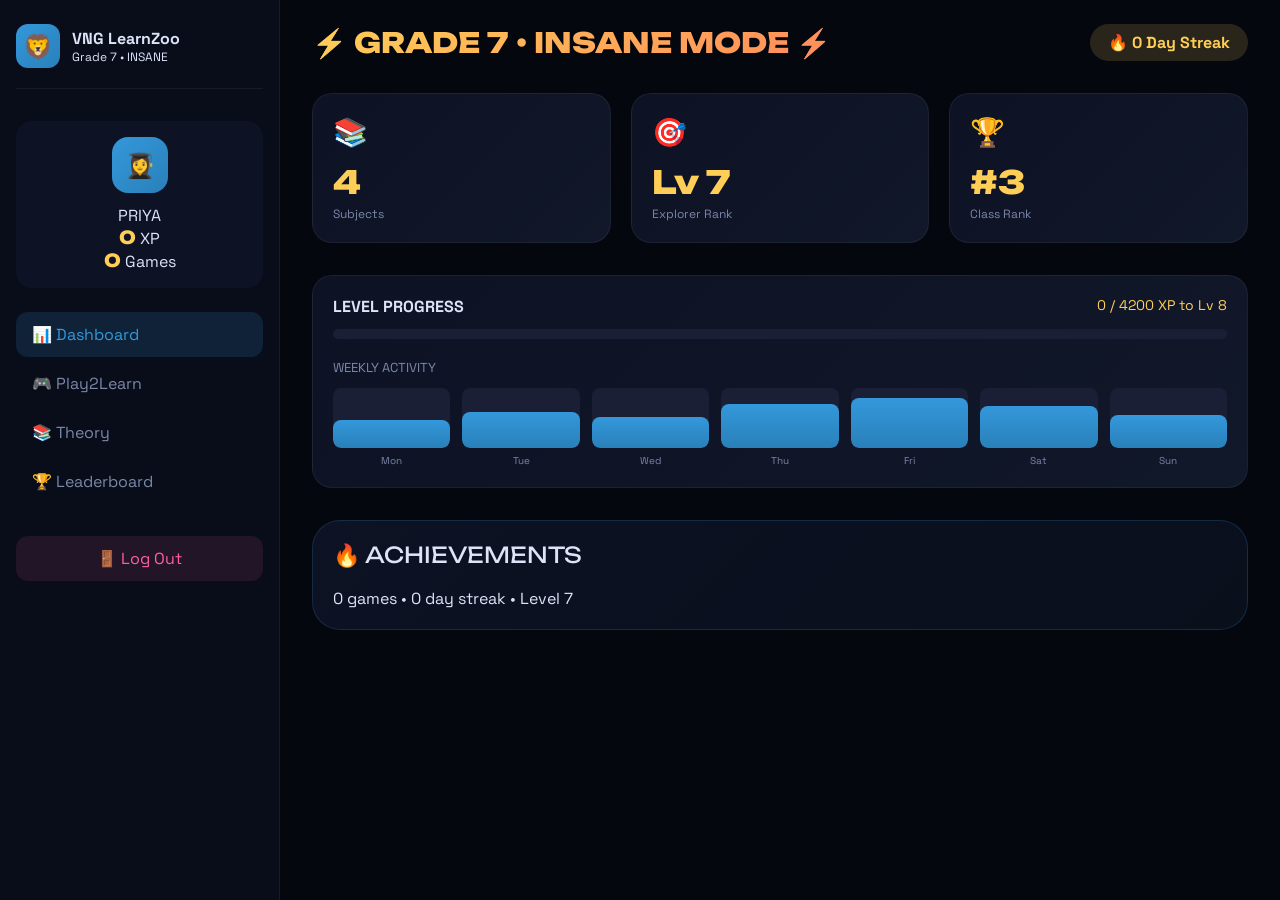
<file: grade7-dashboard.html>
<!DOCTYPE html>
<html lang="en">
<head>
<meta charset="UTF-8">
<meta name="viewport" content="width=device-width, initial-scale=1.0, user-scalable=no">
<title>VNG LearnZoo — Grade 7 • INSANE MODE</title>
<link href="https://fonts.googleapis.com/css2?family=Space+Grotesk:wght@400;500;600;700&family=Unbounded:wght@400;600;800&display=swap" rel="stylesheet">
<style>
/* … all existing CSS remains unchanged … */
*{margin:0;padding:0;box-sizing:border-box;user-select:none;-webkit-tap-highlight-color:transparent}
body{font-family:'Space Grotesk',sans-serif;background:#05070f;color:#dde4f7;min-height:100vh;overflow-x:hidden}
.dashboard-container{display:flex;min-height:100vh}
.sidebar{width:280px;background:#090d1a;border-right:1px solid rgba(255,255,255,0.06);padding:24px 16px;position:fixed;height:100vh;overflow-y:auto;z-index:10}
.sidebar-header{display:flex;align-items:center;gap:12px;margin-bottom:32px;padding-bottom:20px;border-bottom:1px solid rgba(255,255,255,0.06)}
.sidebar-logo{width:44px;height:44px;background:linear-gradient(135deg,#3498db,#2980b9);border-radius:12px;display:flex;align-items:center;justify-content:center;font-size:24px}
.user-info{background:#0d1224;border-radius:16px;padding:16px;margin-bottom:24px;text-align:center}
.user-avatar{width:56px;height:56px;background:linear-gradient(135deg,#3498db,#2980b9);border-radius:16px;display:flex;align-items:center;justify-content:center;font-size:24px;margin:0 auto 12px}
.stat-value{font-family:'Unbounded',sans-serif;font-size:18px;font-weight:800;color:#ffce57}
.nav-item{display:flex;align-items:center;gap:12px;padding:12px 16px;border-radius:12px;cursor:pointer;color:#7a87a8;transition:all 0.2s;margin-bottom:4px}
.nav-item.active,.nav-item:hover{background:rgba(52,152,219,0.15);color:#3498db}
.logout-btn{margin-top:32px;padding:12px;background:rgba(255,94,158,0.1);border-radius:12px;text-align:center;cursor:pointer;color:#ff5e9e}
.main-content{flex:1;margin-left:280px;padding:24px 32px}
.top-bar{display:flex;justify-content:space-between;margin-bottom:32px;align-items:center;flex-wrap:wrap;gap:15px}
.page-title{font-family:'Unbounded',sans-serif;font-size:28px;font-weight:800;background:linear-gradient(135deg,#ffce57,#ff8c5a);-webkit-background-clip:text;-webkit-text-fill-color:transparent}
.streak-badge{background:rgba(255,206,87,0.15);padding:8px 18px;border-radius:40px;font-weight:700;color:#ffce57}
.stats-grid{display:grid;grid-template-columns:repeat(auto-fit,minmax(200px,1fr));gap:20px;margin-bottom:32px}
.stat-card{background:linear-gradient(135deg,#0d1224,#111829);border:1px solid rgba(255,255,255,0.06);border-radius:20px;padding:20px}
.stat-icon{font-size:28px;margin-bottom:12px}
.stat-card .stat-value{font-family:'Unbounded',sans-serif;font-size:32px;font-weight:800;color:#ffce57}
.stat-label{font-size:12px;color:#7a87a8;margin-top:4px}
.progress-section{background:linear-gradient(135deg,#0d1224,#111829);border:1px solid rgba(255,255,255,0.06);border-radius:20px;padding:20px;margin-bottom:32px}
.progress-header{display:flex;justify-content:space-between;margin-bottom:12px;flex-wrap:wrap;gap:10px}
.progress-title{font-weight:800;font-size:16px}
.progress-stats{color:#ffce57;font-size:14px}
.progress-bar{height:10px;background:#1a1f35;border-radius:10px;overflow:hidden;margin-bottom:20px}
.progress-fill{height:100%;background:linear-gradient(90deg,#3498db,#2980b9);border-radius:10px;width:0%}
.weekly-activity{margin-top:20px}
.weekly-title{font-size:13px;color:#7a87a8;margin-bottom:12px}
.activity-bars{display:flex;gap:12px;justify-content:space-between}
.activity-day{flex:1;text-align:center}
.activity-bar{height:60px;background:#1a1f35;border-radius:8px;margin-bottom:6px;overflow:hidden;display:flex;flex-direction:column;justify-content:flex-end}
.activity-fill{background:linear-gradient(180deg,#3498db,#2980b9);border-radius:8px}
.activity-label{font-size:10px;color:#7a87a8}
.notes-section{background:linear-gradient(135deg,#0d1224,#0a0f1c);border-radius:28px;padding:20px;margin-bottom:30px;border:1px solid rgba(52,152,219,0.2)}
.section-title{font-family:'Unbounded',sans-serif;font-size:22px;margin-bottom:20px;display:flex;align-items:center;gap:10px}
.flip-grid{display:grid;grid-template-columns:repeat(auto-fill,minmax(240px,1fr));gap:20px}
.flip-card{background:transparent;height:220px;perspective:1000px;cursor:pointer}
.flip-inner{position:relative;width:100%;height:100%;text-align:center;transition:transform 0.5s;transform-style:preserve-3d;border-radius:20px}
.flip-card.flipped .flip-inner{transform:rotateY(180deg)}
.flip-front,.flip-back{position:absolute;width:100%;height:100%;backface-visibility:hidden;border-radius:20px;display:flex;flex-direction:column;justify-content:center;align-items:center;padding:16px;overflow-y:auto}
.flip-front{background:linear-gradient(135deg,#1a1f35,#11172b);border:1px solid rgba(255,255,255,0.1)}
.flip-back{background:linear-gradient(135deg,#3498db20,#2980b920);border:1px solid #3498db;transform:rotateY(180deg);font-size:13px;line-height:1.6;text-align:left;justify-content:flex-start}
.flip-front h4{font-size:20px;margin-bottom:8px}
.games-grid{display:grid;grid-template-columns:repeat(auto-fill,minmax(320px,1fr));gap:24px;margin-top:20px}
.game-card{background:linear-gradient(135deg,#0d1224,#111829);border:1px solid rgba(255,255,255,0.06);border-radius:24px;padding:24px;cursor:pointer;transition:all 0.25s ease;position:relative;overflow:hidden}
.game-card:hover{transform:translateY(-6px);border-color:var(--game-color);box-shadow:0 20px 35px rgba(0,0,0,0.5)}
.game-card::before{content:'';position:absolute;top:0;left:0;right:0;height:4px;background:var(--game-color)}
.game-emoji{font-size:52px;margin-bottom:14px}
.game-name{font-family:'Unbounded',sans-serif;font-size:18px;font-weight:800;margin-bottom:8px}
.game-desc{font-size:12px;color:#9aa8c9;margin-bottom:18px;line-height:1.4}
.game-xp{background:rgba(255,206,87,0.2);padding:4px 14px;border-radius:30px;font-size:13px;font-weight:700;color:#ffce57}
.leaderboard-table{width:100%;border-collapse:collapse}
.leaderboard-table th,.leaderboard-table td{padding:12px;text-align:left;border-bottom:1px solid rgba(255,255,255,0.06)}
.leaderboard-table th{color:#ffce57;font-size:12px}
.rank-1 td:first-child{color:#ffd700;font-weight:800}
.game-modal{display:none;position:fixed;top:0;left:0;right:0;bottom:0;background:#05070fe6;backdrop-filter:blur(8px);z-index:1000;flex-direction:column}
.game-modal.active{display:flex}
.game-header{background:#0d1224;padding:18px 28px;display:flex;align-items:center;gap:20px;border-bottom:1px solid rgba(255,255,255,0.08)}
.close-game{background:none;border:none;font-size:38px;cursor:pointer;color:#7a87a8}
.game-stats{display:flex;gap:28px;font-size:15px}
.game-stats span{color:#ffce57;font-weight:800;font-size:26px;margin-left:6px}
.game-content{flex:1;padding:32px;overflow-y:auto;display:flex;justify-content:center;align-items:center}
.mcq-arena{max-width:950px;width:100%;background:rgba(13,18,36,0.85);border-radius:32px;padding:30px;border:1px solid rgba(52,152,219,0.4)}
.mcq-timer{font-family:'Unbounded',monospace;font-size:44px;font-weight:800;text-align:center;margin-bottom:15px;color:#ffce57}
.mcq-question{font-size:22px;font-weight:600;background:#0a0f1e;padding:28px;border-radius:24px;margin-bottom:28px;text-align:center;line-height:1.5}
.mcq-options{display:grid;grid-template-columns:repeat(2,1fr);gap:18px;margin:20px 0}
.mcq-option{background:#11172b;border:2px solid rgba(255,255,255,0.08);border-radius:20px;padding:18px 12px;font-size:17px;font-weight:600;text-align:center;cursor:pointer;color:#ccd6f0;transition:all 0.07s linear}
.mcq-option.correct-feedback{background:#00b894;border-color:#00e5a8;color:white}
.mcq-option.wrong-feedback{background:#e84393;border-color:#ff5e9e;color:white}
.mcq-progress{text-align:center;font-size:18px;color:#7a87a8;margin-top:20px;font-weight:600}
.result-screen{text-align:center;background:#0d1224;padding:50px;border-radius:40px}
.result-emoji{font-size:80px;margin-bottom:20px}
.result-score{font-size:48px;font-weight:900;color:#ffce57;margin:20px}
@media (max-width:768px){.sidebar{display:none}.main-content{margin-left:0}.mcq-options{grid-template-columns:1fr}.mcq-question{font-size:18px}}
</style>
</head>
<body>

<div class="dashboard-container">
  <!-- Sidebar (unchanged) -->
  <div class="sidebar">
    <div class="sidebar-header"><div class="sidebar-logo">🦁</div><div><div class="sidebar-title" style="font-weight:800">VNG LearnZoo</div><div class="user-grade" style="font-size:12px">Grade 7 • INSANE</div></div></div>
    <div class="user-info"><div class="user-avatar">👩‍🎓</div><div class="user-name" id="userName">PRIYA</div><div><div><span class="stat-value" id="xpValue">0</span> XP</div><div><span class="stat-value" id="gamesValue">0</span> Games</div></div></div>
    <div class="nav-item active" onclick="showDashboard()">📊 Dashboard</div>
    <div class="nav-item" onclick="showPlay2Learn()">🎮 Play2Learn</div>
    <div class="nav-item" onclick="showTheory()">📚 Theory</div>
    <div class="nav-item" onclick="showLeaderboard()">🏆 Leaderboard</div>
    <div class="logout-btn" onclick="logout()">🚪 Log Out</div>
  </div>
  <div class="main-content">
    <div class="top-bar"><div class="page-title">⚡ GRADE 7 • INSANE MODE ⚡</div><div class="streak-badge" id="streakBadge">🔥 0 Day Streak</div></div>
    <div id="contentArea"></div>
  </div>
</div>

<div class="game-modal" id="gameModal">
  <div class="game-header"><button class="close-game" onclick="closeGame()">×</button><div class="game-info"><h2 id="gameTitle">GAME</h2><div class="game-stats">🏆 SCORE: <span id="gameScore">0</span> &nbsp;| ⏱️ TIME: <span id="gameTimer">00</span>s</div></div></div>
  <div class="game-content" id="gameContent"></div>
</div>

<!-- API Service and Game Library -->
<script src="api.js"></script>
<script src="game-library.js"></script>
<script>
// ==================== GLOBAL STATE ====================
let totalXP = 0, gamesPlayed = 0, streak = 0;
let weeklyActivity = [25, 32, 28, 40, 45, 38, 30];
let currentGame = null, activeGameState = null, timerInterval = null;

// ==================== BUILD GAMES FROM LIBRARY (Grade 7) ====================
const GRADE = 7;
const gradeData = GAME_LIBRARY[GRADE];
const GAMES = {};

for (let subjectKey in gradeData) {
  const subject = gradeData[subjectKey];
  subject.games.forEach(game => {
    const content = GAME_CONTENT[game.id];
    GAMES[game.id] = {
      id: game.id,
      name: game.name,
      desc: game.desc,
      emoji: subject.icon,
      xp: game.xp,
      color: subject.color,
      questions: content.questions
    };
  });
}

// ==================== FLIP THEORY ====================
const flipNotes = [
  { front:"🔢 Integers", back:"• Positive and negative whole numbers.\n• Rules: (-)×(-)=(+), (-)×(+)=(-), (-)÷(+)=(-).\n• Additive inverse of a is -a. Example: additive inverse of -23 is 23.\n• Number line: left of zero are negative, right are positive." },
  { front:"➗ Fractions", back:"• Addition/Subtraction: find LCM of denominators.\n• Multiplication: numerator×numerator / denominator×denominator.\n• Division: multiply by reciprocal.\n• Mixed numbers: convert to improper fractions first." },
  { front:"📐 Linear Equations", back:"• General form: ax + b = c.\n• Steps: transpose constants, divide by coefficient.\n• Example: 2x+7=19 → 2x=12 → x=6.\n• Word problems: let variable represent unknown, form equation." },
  { front:"📊 Data Handling", back:"• Mean = sum of observations / number of observations.\n• Median = middle value when data arranged in order.\n• Mode = most frequent value.\n• Range = maximum - minimum." },
  { front:"🏎️ Motion", back:"• Speed = Distance / Time (v = d/t).\n• Uniform motion: equal distance in equal time.\n• Time period (T) = 1 / frequency.\n• Average speed = total distance / total time." },
  { front:"🔥 Heat Transfer", back:"• Conduction: solids, direct contact.\n• Convection: fluids (liquids/gases).\n• Radiation: no medium required (infrared, sunlight).\n• Conductors: metals (copper, iron). Insulators: wood, plastic, rubber." },
  { front:"⚡ Electricity", back:"• Ohm's Law: V = I × R.\n• Circuit symbols: battery (long +, short -), bulb, switch, resistor.\n• Fuse: low melting point, breaks circuit on overload.\n• SI unit of current: Ampere (A)." },
  { front:"🌿 Photosynthesis", back:"• Equation: 6CO₂ + 6H₂O + light → C₆H₁₂O₆ + 6O₂.\n• Occurs in chloroplasts (chlorophyll).\n• Stomata regulate gas exchange.\n• Parasitic plants (Cuscuta), saprotrophic (fungi), symbiotic (lichens)." },
  { front:"📖 Tamil Parts of Speech", back:"• பெயர்ச்சொல் (Noun): person/place/thing.\n• வினைச்சொல் (Verb): action.\n• உரிச்சொல் (Adjective): describes noun.\n• இடைச்சொல் (Pronoun/Conjunction).\n• வேற்றுமை: 2-ஆம் வேற்றுமை 'ஐ' (accusative)." },
  { front:"📜 Thirukkural", back:"• 1330 couplets, 133 chapters.\n• First chapter: 'கடவுள் வாழ்த்து' – 'அகர முதல எழுத்தெல்லாம்...'\n• Meaning: 'A' is the first letter; God is the first of the world.\n• Key themes: virtue, wealth, love." },
  { front:"🎭 Tamil Figures of Speech", back:"• உவமையணி (Simile): uses 'போல', 'போன்ற'.\n• உருவக அணி (Metaphor): direct identification.\n• தற்குறிப்பேற்ற அணி (Personification): human quality to non-human.\n• திரிபு அணி: one thing spoken as many." },
  { front:"📚 English Tenses", back:"• Present: Simple (writes), Continuous (is writing), Perfect (has written).\n• Past: Simple (wrote), Continuous (was writing), Perfect (had written).\n• Future: Simple (will write), Continuous (will be writing), Perfect (will have written)." },
  { front:"🔄 Active & Passive Voice", back:"• Active: subject performs action.\n• Passive: subject receives action (be + past participle).\n• Example: Active 'The chef cooks the meal' → Passive 'The meal is cooked by the chef'.\n• Intransitive verbs have no passive." },
  { front:"💬 Reported Speech", back:"• Tense changes: present→past, will→would, can→could.\n• Pronouns change according to context.\n• Time/place words: today→that day, tomorrow→the next day, here→there.\n• Questions: change to statement word order." },
  { front:"🎭 Literary Devices", back:"• Simile: comparison using 'like' or 'as'.\n• Metaphor: direct comparison without like/as.\n• Personification: human qualities to non-human.\n• Hyperbole: extreme exaggeration.\n• Onomatopoeia: words that imitate sounds." }
];

// ==================== API DATA LOADING ====================
async function loadUserData() {
  try {
    const user = await API.getUserProfile();
    totalXP = user.xp || 0;
    streak = user.streak || 0;
    gamesPlayed = user.gamesPlayed || 0;
    document.getElementById('userName').textContent = user.name || 'Student';
    
    const savedActivity = localStorage.getItem(`weeklyActivity_${GRADE}`);
    if (savedActivity) weeklyActivity = JSON.parse(savedActivity);
    
    updateStats();
  } catch (error) {
    console.error('Failed to load user data from API:', error);
    const saved = localStorage.getItem('grade7_data');
    if (saved) {
      let d = JSON.parse(saved);
      totalXP = d.xp || 0;
      gamesPlayed = d.games || 0;
      streak = d.streak || 0;
      weeklyActivity = d.activity || weeklyActivity;
    }
    updateStats();
  }
}

function updateStats() {
  document.getElementById('xpValue').textContent = totalXP;
  document.getElementById('gamesValue').textContent = gamesPlayed;
  document.getElementById('streakBadge').innerHTML = `🔥 ${streak} Day Streak`;
  localStorage.setItem('grade7_data', JSON.stringify({
    xp: totalXP, games: gamesPlayed, streak: streak, activity: weeklyActivity
  }));
}

async function addXP(amt) {
  totalXP += amt;
  updateStats();
  try {
    await API.updateUserProfile({ xp: totalXP });
  } catch (e) {
    console.warn('Sync XP failed:', e);
  }
}

// ==================== SECTION RENDERING ====================
function showDashboard() {
  setActiveNav('Dashboard');
  const level = Math.floor(totalXP / 600) + 7;
  const percent = (totalXP % 600) / 600 * 100;
  const maxAct = Math.max(...weeklyActivity, 1);
  const barsHtml = ['Mon','Tue','Wed','Thu','Fri','Sat','Sun'].map((day,i)=>`
    <div class="activity-day"><div class="activity-bar"><div class="activity-fill" style="height: ${(weeklyActivity[i]/maxAct)*50}px"></div></div><div class="activity-label">${day}</div></div>
  `).join('');
  let html = `
    <div class="stats-grid">
      <div class="stat-card"><div class="stat-icon">📚</div><div class="stat-value">4</div><div class="stat-label">Subjects</div></div>
      <div class="stat-card"><div class="stat-icon">🎯</div><div class="stat-value">Lv ${level}</div><div class="stat-label">Explorer Rank</div></div>
      <div class="stat-card"><div class="stat-icon">🏆</div><div class="stat-value">#3</div><div class="stat-label">Class Rank</div></div>
    </div>
    <div class="progress-section">
      <div class="progress-header"><span class="progress-title">LEVEL PROGRESS</span><span class="progress-stats">${totalXP} / ${level*600} XP to Lv ${level+1}</span></div>
      <div class="progress-bar"><div class="progress-fill" style="width: ${percent}%"></div></div>
      <div class="weekly-activity"><div class="weekly-title">WEEKLY ACTIVITY</div><div class="activity-bars">${barsHtml}</div></div>
    </div>
    <div class="notes-section"><div class="section-title">🔥 ACHIEVEMENTS</div><div>${gamesPlayed} games • ${streak} day streak • Level ${level}</div></div>
  `;
  document.getElementById('contentArea').innerHTML = html;
}

function showPlay2Learn() {
  setActiveNav('Play2Learn');
  let html = `<div class="section-title">🎮 PLAY2LEARN - GRADE 7 INSANE</div><div class="games-grid">`;
  for(let id in GAMES) {
    let g = GAMES[id];
    html += `<div class="game-card" style="--game-color:${g.color}" onclick="startGame('${id}')">
      <div class="game-emoji">${g.emoji}</div>
      <div class="game-name">${g.name}</div>
      <div class="game-desc">${g.desc}</div>
      <div class="game-xp">+${g.xp} XP</div>
    </div>`;
  }
  html += `</div>`;
  document.getElementById('contentArea').innerHTML = html;
}

function showTheory() {
  setActiveNav('Theory');
  let html = `<div class="notes-section"><div class="section-title">📘 FLIP THEORY (Tap to flip)</div><div class="flip-grid">`;
  flipNotes.forEach(note => {
    html += `<div class="flip-card" onclick="this.classList.toggle('flipped')"><div class="flip-inner"><div class="flip-front"><h4>📌 ${note.front}</h4></div><div class="flip-back">${note.back}</div></div></div>`;
  });
  html += `</div></div>`;
  document.getElementById('contentArea').innerHTML = html;
}

async function showLeaderboard() {
  setActiveNav('Leaderboard');
  let html = `<div class="notes-section"><div class="section-title">🏆 GRADE 7 LEADERBOARD</div><table class="leaderboard-table"><tr><th>Rank</th><th>Student</th><th>XP</th></tr>`;
  try {
    const leaders = await API.getLeaderboard(7);
    leaders.forEach((s, i) => {
      html += `<tr class="${i===0?'rank-1':''}"><td>${i+1}</td><td>${s.name}</td><td>${s.xp}</td></tr>`;
    });
  } catch (e) {
    const students = [{name:"Priya", xp:totalXP},{name:"Arjun", xp:5100},{name:"Ravi", xp:3950},{name:"Meena", xp:6200},{name:"Kavin", xp:3400}].sort((a,b)=>b.xp-a.xp);
    students.forEach((s,i)=> { html+=`<tr class="${i===0?'rank-1':''}"><td>${i+1}</td><td>${s.name}</td><td>${s.xp}</td></tr>`; });
  }
  html += `</table></div>`;
  document.getElementById('contentArea').innerHTML = html;
}

function setActiveNav(section) {
  const map = {'Dashboard':0,'Play2Learn':1,'Theory':2,'Leaderboard':3};
  document.querySelectorAll('.nav-item').forEach((item,idx)=> item.classList.toggle('active', idx===map[section]));
}

// ==================== GAME ENGINE (with API submission) ====================
function startGame(gameId) {
  currentGame = GAMES[gameId];
  if (!currentGame) { console.error("Game not found:", gameId); return; }
  document.getElementById('gameTitle').innerHTML = currentGame.name;
  document.getElementById('gameModal').classList.add('active');
  document.getElementById('gameScore').textContent = '0';
  if (activeGameState && activeGameState.timerInterval) clearInterval(activeGameState.timerInterval);
  activeGameState = {
    score: 0,
    qIndex: 0,
    questions: [...currentGame.questions],
    timeLeft: 45,
    canAnswer: true,
    timerInterval: null
  };
  updateGameScoreDisplay();
  startMCQGame();
}

function startMCQGame() {
  if(!activeGameState) return;
  if(activeGameState.timeLeft<=0 || activeGameState.qIndex >= activeGameState.questions.length){
    endMCQGame();
    return;
  }
  if(activeGameState.timerInterval) clearInterval(activeGameState.timerInterval);
  activeGameState.canAnswer = true;
  activeGameState.timeLeft = 45;
  document.getElementById('gameTimer').textContent = activeGameState.timeLeft;
  activeGameState.timerInterval = setInterval(()=>{
    if(activeGameState){
      activeGameState.timeLeft--;
      document.getElementById('gameTimer').textContent = activeGameState.timeLeft;
      if(activeGameState.timeLeft <= 0){
        clearInterval(activeGameState.timerInterval);
        endMCQGame();
      }
    }
  }, 1000);
  renderCurrentQuestion();
}

function renderCurrentQuestion() {
  if(!activeGameState || activeGameState.qIndex >= activeGameState.questions.length) return;
  const q = activeGameState.questions[activeGameState.qIndex];
  const shuffled = [...q.options].sort(() => Math.random() - 0.5);
  document.getElementById('gameContent').innerHTML = `
    <div class="mcq-arena">
      <div class="mcq-timer">⏱️ ${activeGameState.timeLeft}s</div>
      <div class="mcq-question">${q.text}</div>
      <div class="mcq-options" id="mcqOptions">
        ${shuffled.map(opt => `<div class="mcq-option" data-value="${opt.replace(/"/g,'&quot;')}">${opt}</div>`).join('')}
      </div>
      <div class="mcq-progress">🔥 Q${activeGameState.qIndex+1}/${activeGameState.questions.length}</div>
    </div>
  `;
  document.querySelectorAll('.mcq-option').forEach(opt => {
    opt.addEventListener('click', function handler(e) {
      if(!activeGameState.canAnswer) return;
      const selected = this.dataset.value;
      const isCorrect = (selected === q.correct);
      if(isCorrect){
        activeGameState.score += 25;
        showFeedback(`✅ CORRECT! +25 XP`, '#00e5a8');
        this.classList.add('correct-feedback');
      } else {
        showFeedback(`❌ WRONG! Answer: ${q.correct}. ${q.explanation}`, '#ff5e9e');
        this.classList.add('wrong-feedback');
      }
      activeGameState.canAnswer = false;
      updateGameScoreDisplay();
      setTimeout(() => {
        activeGameState.qIndex++;
        if(activeGameState.qIndex < activeGameState.questions.length) {
          startMCQGame();
        } else {
          endMCQGame();
        }
      }, 1000);
      this.removeEventListener('click', handler);
    });
  });
}

function updateGameScoreDisplay() {
  if(activeGameState) document.getElementById('gameScore').textContent = activeGameState.score;
}

async function endMCQGame() {
  if(activeGameState && activeGameState.timerInterval) clearInterval(activeGameState.timerInterval);
  let earnedXP = Math.floor(currentGame.xp * (0.3 + Math.min(0.7, activeGameState.score/(activeGameState.questions.length*25))));
  
  try {
    const result = await API.submitGameResult(currentGame.id, activeGameState.score, earnedXP);
    totalXP = result.xp;
    streak = result.streak;
    gamesPlayed = result.gamesPlayed || (gamesPlayed + 1);
  } catch (error) {
    console.error('Failed to submit game result:', error);
    totalXP += earnedXP;
    streak++;
    gamesPlayed++;
  }
  
  const today = new Date().getDay();
  const dayIndex = today === 0 ? 6 : today - 1;
  weeklyActivity[dayIndex] = (weeklyActivity[dayIndex] || 0) + 1;
  localStorage.setItem(`weeklyActivity_${GRADE}`, JSON.stringify(weeklyActivity));
  
  updateStats();
  
  document.getElementById('gameContent').innerHTML = `
    <div class="result-screen">
      <div class="result-emoji">${activeGameState.score>=100?'🏆🔥 CHAMPION':'📚 GOOD EFFORT'}</div>
      <div class="result-score">+${earnedXP} XP</div>
      <div>🏅 SCORE: ${activeGameState.score}/${activeGameState.questions.length*25}</div>
      <button style="margin-top:25px; background:#3498db; border:none; padding:14px 32px; border-radius:40px; font-weight:bold; color:white; cursor:pointer" onclick="closeGame()">PLAY MORE →</button>
    </div>
  `;
  activeGameState = null;
}

function showFeedback(msg,color){
  let fb=document.createElement('div');
  fb.textContent=msg;
  fb.style.position='fixed'; fb.style.top='30%'; fb.style.left='50%'; fb.style.transform='translate(-50%,-50%)';
  fb.style.background=color; fb.style.color='white'; fb.style.padding='16px 28px'; fb.style.borderRadius='50px';
  fb.style.fontWeight='bold'; fb.style.zIndex='2000'; fb.style.fontSize='20px';
  document.body.appendChild(fb);
  setTimeout(()=>fb.remove(),800);
}

function closeGame(){
  if(activeGameState && activeGameState.timerInterval) clearInterval(activeGameState.timerInterval);
  document.getElementById('gameModal').classList.remove('active');
  activeGameState = null;
  showPlay2Learn();
}

function logout() {
  API.logout();
}

// ==================== INITIALIZE ====================
loadUserData().then(() => showDashboard());
</script>
</body>
</html>
</file>
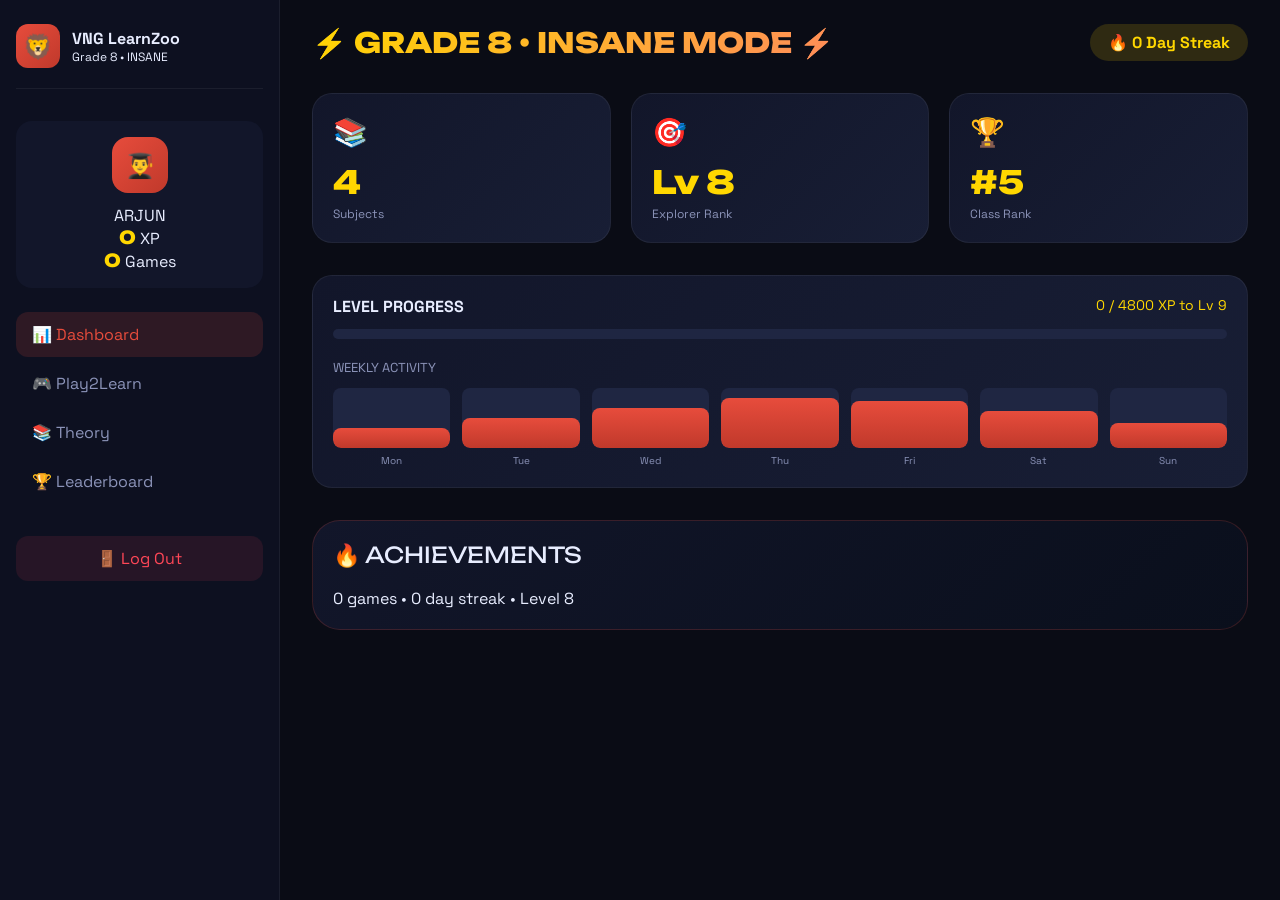
<file: grade8-dashboard.html>
<!DOCTYPE html>
<html lang="en">
<head>
<meta charset="UTF-8">
<meta name="viewport" content="width=device-width, initial-scale=1.0, user-scalable=no">
<title>VNG LearnZoo — Grade 8 • INSANE MODE</title>
<link href="https://fonts.googleapis.com/css2?family=Space+Grotesk:wght@400;500;600;700&family=Unbounded:wght@400;600;800&display=swap" rel="stylesheet">
<style>
/* … all existing CSS remains unchanged … */
* {
  margin: 0;
  padding: 0;
  box-sizing: border-box;
  user-select: none;
  -webkit-tap-highlight-color: transparent;
}
body {
  font-family: 'Space Grotesk', sans-serif;
  background: #0a0c15;
  color: #e8edff;
  min-height: 100vh;
  overflow-x: hidden;
}
.dashboard-container {
  display: flex;
  min-height: 100vh;
}
.sidebar {
  width: 280px;
  background: #0d1020;
  border-right: 1px solid rgba(255,255,255,0.06);
  padding: 24px 16px;
  position: fixed;
  height: 100vh;
  overflow-y: auto;
  z-index: 10;
}
.sidebar-header {
  display: flex;
  align-items: center;
  gap: 12px;
  margin-bottom: 32px;
  padding-bottom: 20px;
  border-bottom: 1px solid rgba(255,255,255,0.06);
}
.sidebar-logo {
  width: 44px;
  height: 44px;
  background: linear-gradient(135deg, #e74c3c, #c0392b);
  border-radius: 12px;
  display: flex;
  align-items: center;
  justify-content: center;
  font-size: 24px;
}
.user-info {
  background: #12162a;
  border-radius: 16px;
  padding: 16px;
  margin-bottom: 24px;
  text-align: center;
}
.user-avatar {
  width: 56px;
  height: 56px;
  background: linear-gradient(135deg, #e74c3c, #c0392b);
  border-radius: 16px;
  display: flex;
  align-items: center;
  justify-content: center;
  font-size: 24px;
  margin: 0 auto 12px;
}
.stat-value {
  font-family: 'Unbounded', sans-serif;
  font-size: 18px;
  font-weight: 800;
  color: #ffd700;
}
.nav-item {
  display: flex;
  align-items: center;
  gap: 12px;
  padding: 12px 16px;
  border-radius: 12px;
  cursor: pointer;
  color: #8b93b8;
  transition: all 0.2s;
  margin-bottom: 4px;
}
.nav-item.active, .nav-item:hover {
  background: rgba(231,76,60,0.15);
  color: #e74c3c;
}
.logout-btn {
  margin-top: 32px;
  padding: 12px;
  background: rgba(255,71,87,0.1);
  border-radius: 12px;
  text-align: center;
  cursor: pointer;
  color: #ff4757;
}
.main-content {
  flex: 1;
  margin-left: 280px;
  padding: 24px 32px;
}
.top-bar {
  display: flex;
  justify-content: space-between;
  margin-bottom: 32px;
  align-items: center;
  flex-wrap: wrap;
  gap: 15px;
}
.page-title {
  font-family: 'Unbounded', sans-serif;
  font-size: 28px;
  font-weight: 800;
  background: linear-gradient(135deg, #ffd700, #ff8c5a);
  -webkit-background-clip: text;
  -webkit-text-fill-color: transparent;
}
.streak-badge {
  background: rgba(255,215,0,0.15);
  padding: 8px 18px;
  border-radius: 40px;
  font-weight: 700;
  color: #ffd700;
}
.stats-grid {
  display: grid;
  grid-template-columns: repeat(auto-fit, minmax(200px, 1fr));
  gap: 20px;
  margin-bottom: 32px;
}
.stat-card {
  background: linear-gradient(135deg, #12162a, #181e35);
  border: 1px solid rgba(255,255,255,0.06);
  border-radius: 20px;
  padding: 20px;
}
.stat-icon { font-size: 28px; margin-bottom: 12px; }
.stat-card .stat-value {
  font-family: 'Unbounded', sans-serif;
  font-size: 32px;
  font-weight: 800;
  color: #ffd700;
}
.stat-label { font-size: 12px; color: #8b93b8; margin-top: 4px; }
.progress-section {
  background: linear-gradient(135deg, #12162a, #181e35);
  border: 1px solid rgba(255,255,255,0.06);
  border-radius: 20px;
  padding: 20px;
  margin-bottom: 32px;
}
.progress-header {
  display: flex;
  justify-content: space-between;
  margin-bottom: 12px;
  flex-wrap: wrap;
  gap: 10px;
}
.progress-title { font-weight: 800; font-size: 16px; }
.progress-stats { color: #ffd700; font-size: 14px; }
.progress-bar {
  height: 10px;
  background: #1f2642;
  border-radius: 10px;
  overflow: hidden;
  margin-bottom: 20px;
}
.progress-fill {
  height: 100%;
  background: linear-gradient(90deg, #e74c3c, #c0392b);
  border-radius: 10px;
  width: 0%;
}
.weekly-activity { margin-top: 20px; }
.weekly-title { font-size: 13px; color: #8b93b8; margin-bottom: 12px; }
.activity-bars { display: flex; gap: 12px; justify-content: space-between; }
.activity-day { flex: 1; text-align: center; }
.activity-bar {
  height: 60px;
  background: #1f2642;
  border-radius: 8px;
  margin-bottom: 6px;
  overflow: hidden;
  display: flex;
  flex-direction: column;
  justify-content: flex-end;
}
.activity-fill {
  background: linear-gradient(180deg, #e74c3c, #c0392b);
  border-radius: 8px;
}
.activity-label { font-size: 10px; color: #8b93b8; }
.notes-section {
  background: linear-gradient(135deg, #12162a, #0a0f1c);
  border-radius: 28px;
  padding: 20px;
  margin-bottom: 30px;
  border: 1px solid rgba(231,76,60,0.2);
}
.section-title {
  font-family: 'Unbounded', sans-serif;
  font-size: 22px;
  margin-bottom: 20px;
  display: flex;
  align-items: center;
  gap: 10px;
}
.flip-grid {
  display: grid;
  grid-template-columns: repeat(auto-fill, minmax(240px, 1fr));
  gap: 20px;
}
.flip-card {
  background: transparent;
  height: 220px;
  perspective: 1000px;
  cursor: pointer;
}
.flip-inner {
  position: relative;
  width: 100%;
  height: 100%;
  text-align: center;
  transition: transform 0.5s;
  transform-style: preserve-3d;
  border-radius: 20px;
}
.flip-card.flipped .flip-inner { transform: rotateY(180deg); }
.flip-front, .flip-back {
  position: absolute;
  width: 100%;
  height: 100%;
  backface-visibility: hidden;
  border-radius: 20px;
  display: flex;
  flex-direction: column;
  justify-content: center;
  align-items: center;
  padding: 16px;
  overflow-y: auto;
}
.flip-front {
  background: linear-gradient(135deg, #1a1f35, #11172b);
  border: 1px solid rgba(255,255,255,0.1);
}
.flip-back {
  background: linear-gradient(135deg, #e74c3c20, #c0392b20);
  border: 1px solid #e74c3c;
  transform: rotateY(180deg);
  font-size: 13px;
  line-height: 1.6;
  text-align: left;
  justify-content: flex-start;
}
.flip-front h4 { font-size: 20px; margin-bottom: 8px; }
.games-grid {
  display: grid;
  grid-template-columns: repeat(auto-fill, minmax(320px, 1fr));
  gap: 24px;
  margin-top: 20px;
}
.game-card {
  background: linear-gradient(135deg, #12162a, #181e35);
  border: 1px solid rgba(255,255,255,0.06);
  border-radius: 24px;
  padding: 24px;
  cursor: pointer;
  transition: all 0.25s ease;
  position: relative;
  overflow: hidden;
}
.game-card:hover {
  transform: translateY(-6px);
  border-color: var(--game-color);
  box-shadow: 0 20px 35px rgba(0,0,0,0.5);
}
.game-card::before {
  content: '';
  position: absolute;
  top: 0;
  left: 0;
  right: 0;
  height: 4px;
  background: var(--game-color);
}
.game-emoji { font-size: 52px; margin-bottom: 14px; }
.game-name { font-family: 'Unbounded', sans-serif; font-size: 18px; font-weight: 800; margin-bottom: 8px; }
.game-desc { font-size: 12px; color: #9aa8c9; margin-bottom: 18px; line-height: 1.4; }
.game-xp { background: rgba(255,215,0,0.2); padding: 4px 14px; border-radius: 30px; font-size: 13px; font-weight: 700; color: #ffd700; }
.leaderboard-table {
  width: 100%;
  border-collapse: collapse;
}
.leaderboard-table th, .leaderboard-table td {
  padding: 12px;
  text-align: left;
  border-bottom: 1px solid rgba(255,255,255,0.06);
}
.leaderboard-table th { color: #ffd700; font-size: 12px; }
.rank-1 td:first-child { color: #ffd700; font-weight: 800; }
.game-modal {
  display: none;
  position: fixed;
  top: 0;
  left: 0;
  right: 0;
  bottom: 0;
  background: #0a0c15e6;
  backdrop-filter: blur(8px);
  z-index: 1000;
  flex-direction: column;
}
.game-modal.active { display: flex; }
.game-header {
  background: #12162a;
  padding: 18px 28px;
  display: flex;
  align-items: center;
  gap: 20px;
  border-bottom: 1px solid rgba(255,255,255,0.08);
}
.close-game {
  background: none;
  border: none;
  font-size: 38px;
  cursor: pointer;
  color: #8b93b8;
}
.game-stats { display: flex; gap: 28px; font-size: 15px; }
.game-stats span { color: #ffd700; font-weight: 800; font-size: 26px; margin-left: 6px; }
.game-content { flex: 1; padding: 32px; overflow-y: auto; display: flex; justify-content: center; align-items: center; }
.mcq-arena {
  max-width: 950px;
  width: 100%;
  background: rgba(18,22,42,0.85);
  border-radius: 32px;
  padding: 30px;
  border: 1px solid rgba(231,76,60,0.4);
}
.mcq-timer {
  font-family: 'Unbounded', monospace;
  font-size: 44px;
  font-weight: 800;
  text-align: center;
  margin-bottom: 15px;
  color: #ffd700;
}
.mcq-question {
  font-size: 22px;
  font-weight: 600;
  background: #0a0f1e;
  padding: 28px;
  border-radius: 24px;
  margin-bottom: 28px;
  text-align: center;
  line-height: 1.5;
}
.mcq-options {
  display: grid;
  grid-template-columns: repeat(2, 1fr);
  gap: 18px;
  margin: 20px 0;
}
.mcq-option {
  background: #11172b;
  border: 2px solid rgba(255,255,255,0.08);
  border-radius: 20px;
  padding: 18px 12px;
  font-size: 17px;
  font-weight: 600;
  text-align: center;
  cursor: pointer;
  color: #ccd6f0;
  transition: all 0.07s linear;
}
.mcq-option.correct-feedback { background: #2ecc71; border-color: #00e5a8; color: white; }
.mcq-option.wrong-feedback { background: #e84393; border-color: #ff5e9e; color: white; }
.mcq-progress { text-align: center; font-size: 18px; color: #8b93b8; margin-top: 20px; font-weight: 600; }
.result-screen { text-align: center; background: #12162a; padding: 50px; border-radius: 40px; }
.result-emoji { font-size: 80px; margin-bottom: 20px; }
.result-score { font-size: 48px; font-weight: 900; color: #ffd700; margin: 20px; }
@media (max-width: 768px) {
  .sidebar { display: none; }
  .main-content { margin-left: 0; }
  .mcq-options { grid-template-columns: 1fr; }
  .mcq-question { font-size: 18px; }
}
</style>
</head>
<body>

<div class="dashboard-container">
  <div class="sidebar">
    <div class="sidebar-header"><div class="sidebar-logo">🦁</div><div><div class="sidebar-title" style="font-weight:800">VNG LearnZoo</div><div class="user-grade" style="font-size:12px">Grade 8 • INSANE</div></div></div>
    <div class="user-info"><div class="user-avatar">👨‍🎓</div><div class="user-name" id="userName">ARJUN</div><div><div><span class="stat-value" id="xpValue">0</span> XP</div><div><span class="stat-value" id="gamesValue">0</span> Games</div></div></div>
    <div class="nav-item active" onclick="showDashboard()">📊 Dashboard</div>
    <div class="nav-item" onclick="showPlay2Learn()">🎮 Play2Learn</div>
    <div class="nav-item" onclick="showTheory()">📚 Theory</div>
    <div class="nav-item" onclick="showLeaderboard()">🏆 Leaderboard</div>
    <div class="logout-btn" onclick="logout()">🚪 Log Out</div>
  </div>
  <div class="main-content">
    <div class="top-bar"><div class="page-title">⚡ GRADE 8 • INSANE MODE ⚡</div><div class="streak-badge" id="streakBadge">🔥 0 Day Streak</div></div>
    <div id="contentArea"></div>
  </div>
</div>

<div class="game-modal" id="gameModal">
  <div class="game-header"><button class="close-game" onclick="closeGame()">×</button><div class="game-info"><h2 id="gameTitle">GAME</h2><div class="game-stats">🏆 SCORE: <span id="gameScore">0</span> &nbsp;| ⏱️ TIME: <span id="gameTimer">00</span>s</div></div></div>
  <div class="game-content" id="gameContent"></div>
</div>

<!-- API Service and Game Library -->
<script src="api.js"></script>
<script src="game-library.js"></script>
<script>
// ==================== GLOBAL STATE ====================
let totalXP = 0, gamesPlayed = 0, streak = 0;
let weeklyActivity = [12, 18, 24, 30, 28, 22, 15];
let currentGame = null, activeGameState = null, timerInterval = null;

// ==================== BUILD GAMES FROM LIBRARY (Grade 8) ====================
const GRADE = 8;
const gradeData = GAME_LIBRARY[GRADE];
const GAMES = {};

for (let subjectKey in gradeData) {
  const subject = gradeData[subjectKey];
  subject.games.forEach(game => {
    const content = GAME_CONTENT[game.id];
    GAMES[game.id] = {
      id: game.id,
      name: game.name,
      desc: game.desc,
      emoji: subject.icon,
      xp: game.xp,
      color: subject.color,
      questions: content.questions
    };
  });
}

// ==================== FLIP THEORY ====================
const flipNotes = [
  { front:"📐 Linear Equations", back:"• General form: ax + b = c\n• Steps: transpose constants, divide by coefficient\n• Example: 2x+7=19 → 2x=12 → x=6\n• Word problems: let variable = unknown, form equation, solve" },
  { front:"🔷 Geometry Basics", back:"• Triangle angle sum = 180°\n• Square: all sides equal, all angles 90°\n• Rectangle: opposite sides equal, all angles 90°\n• Parallelogram: opposite sides parallel, adjacent angles sum to 180°\n• Circle area = πr², circumference = 2πr" },
  { front:"🔢 Rational Numbers", back:"• Fractions: add/subtract using LCM\n• Multiply: numerator×num / denom×denom\n• Divide: multiply by reciprocal\n• Repeating decimals to fractions: x = 0.333... → 10x=3.333... → 9x=3 → x=1/3" },
  { front:"📏 Mensuration", back:"• Cube: volume = a³, surface area = 6a²\n• Cuboid: volume = l×b×h\n• Cylinder: volume = πr²h, curved surface area = 2πrh\n• Triangle area = ½ × base × height" },
  { front:"💪 Force & Pressure", back:"• Newton's Second Law: F = m × a\n• Pressure = Force / Area (P = F/A)\n• Unit of force: Newton (N)\n• Unit of pressure: Pascal (Pa)\n• Hydraulic press works on Pascal's Law" },
  { front:"🧲 Friction", back:"• Static friction: greatest, prevents motion\n• Kinetic friction: acts during motion\n• Rolling friction: smallest (ball bearings)\n• Factors: nature of surfaces, normal force\n• Lubricants reduce friction" },
  { front:"🔊 Sound Waves", back:"• Speed = frequency × wavelength (v = fλ)\n• Audible range: 20 Hz – 20,000 Hz\n• Time period T = 1/f\n• Speed in air at 20°C ≈ 343 m/s" },
  { front:"⚡ Electricity", back:"• Ohm's Law: V = I × R\n• Resistor limits current\n• Conductor: allows current (metals)\n• Insulator: does not allow current (rubber, plastic)\n• Series: total resistance increases" },
  { front:"📖 Tamil Grammar", back:"• பெயர்ச்சொல் (Noun), வினைச்சொல் (Verb), உரிச்சொல் (Adjective), இடைச்சொல் (Conjunction)\n• 2-ஆம் வேற்றுமை: 'ஐ' (accusative)\n• உவமையணி (Simile), உருவக அணி (Metaphor), தற்குறிப்பேற்ற அணி (Personification)" },
  { front:"📜 Thirukkural", back:"• 1330 couplets, 133 chapters\n• 'அகர முதல எழுத்தெல்லாம்' – 'A' is first letter; God is first of the world\n• Key themes: virtue (அறம்), wealth (பொருள்), love (இன்பம்)" },
  { front:"🏺 Sangam Literature", back:"• Three collections: Pathuppāṭṭu (10 long poems), Eṭṭuttokai (8 anthologies), Tolkāppiyam (grammar)\n• Akanānūṟu: 400 love poems\n• Puranānūṟu: 400 war and praise poems\n• Silappadikaram by Ilango Adigal" },
  { front:"⏰ Tenses", back:"• Present: Simple (writes), Continuous (is writing), Perfect (has written), Perfect Continuous (has been writing)\n• Past: Simple (wrote), Continuous (was writing), Perfect (had written)\n• Future: will write, will be writing, will have written" },
  { front:"🔄 Active & Passive Voice", back:"• Active: subject performs action\n• Passive: subject receives action (be + past participle)\n• Example: 'The chef cooks the meal' → 'The meal is cooked by the chef'\n• Intransitive verbs have no passive" },
  { front:"💬 Reported Speech", back:"• Tense changes: present→past, will→would, can→could\n• Pronoun changes (I→she, we→they)\n• Time changes: tomorrow→the next day, today→that day\n• Questions become statement word order" },
  { front:"🎭 Literary Devices", back:"• Simile: comparison using 'like' or 'as'\n• Metaphor: direct comparison\n• Personification: human quality to non-human\n• Hyperbole: exaggeration\n• Onomatopoeia: words that imitate sounds" }
];

// ==================== API DATA LOADING ====================
async function loadUserData() {
  try {
    const user = await API.getUserProfile();
    totalXP = user.xp || 0;
    streak = user.streak || 0;
    gamesPlayed = user.gamesPlayed || 0;
    document.getElementById('userName').textContent = user.name || 'Student';
    
    const savedActivity = localStorage.getItem(`weeklyActivity_${GRADE}`);
    if (savedActivity) weeklyActivity = JSON.parse(savedActivity);
    
    updateStats();
  } catch (error) {
    console.error('Failed to load user data from API:', error);
    const saved = localStorage.getItem('grade8_data');
    if (saved) {
      let d = JSON.parse(saved);
      totalXP = d.xp || 0;
      gamesPlayed = d.games || 0;
      streak = d.streak || 0;
      weeklyActivity = d.activity || weeklyActivity;
    }
    updateStats();
  }
}

function updateStats() {
  document.getElementById('xpValue').textContent = totalXP;
  document.getElementById('gamesValue').textContent = gamesPlayed;
  document.getElementById('streakBadge').innerHTML = `🔥 ${streak} Day Streak`;
  localStorage.setItem('grade8_data', JSON.stringify({
    xp: totalXP, games: gamesPlayed, streak: streak, activity: weeklyActivity
  }));
}

async function addXP(amt) {
  totalXP += amt;
  updateStats();
  try {
    await API.updateUserProfile({ xp: totalXP });
  } catch (e) {
    console.warn('Sync XP failed:', e);
  }
}

// ==================== SECTION RENDERING ====================
function showDashboard() {
  setActiveNav('Dashboard');
  const level = Math.floor(totalXP / 600) + 8;
  const percent = (totalXP % 600) / 600 * 100;
  const maxAct = Math.max(...weeklyActivity, 1);
  const barsHtml = ['Mon','Tue','Wed','Thu','Fri','Sat','Sun'].map((day,i)=>`
    <div class="activity-day"><div class="activity-bar"><div class="activity-fill" style="height: ${(weeklyActivity[i]/maxAct)*50}px"></div></div><div class="activity-label">${day}</div></div>
  `).join('');
  let html = `
    <div class="stats-grid">
      <div class="stat-card"><div class="stat-icon">📚</div><div class="stat-value">4</div><div class="stat-label">Subjects</div></div>
      <div class="stat-card"><div class="stat-icon">🎯</div><div class="stat-value">Lv ${level}</div><div class="stat-label">Explorer Rank</div></div>
      <div class="stat-card"><div class="stat-icon">🏆</div><div class="stat-value">#5</div><div class="stat-label">Class Rank</div></div>
    </div>
    <div class="progress-section">
      <div class="progress-header"><span class="progress-title">LEVEL PROGRESS</span><span class="progress-stats">${totalXP} / ${level*600} XP to Lv ${level+1}</span></div>
      <div class="progress-bar"><div class="progress-fill" style="width: ${percent}%"></div></div>
      <div class="weekly-activity"><div class="weekly-title">WEEKLY ACTIVITY</div><div class="activity-bars">${barsHtml}</div></div>
    </div>
    <div class="notes-section"><div class="section-title">🔥 ACHIEVEMENTS</div><div>${gamesPlayed} games • ${streak} day streak • Level ${level}</div></div>
  `;
  document.getElementById('contentArea').innerHTML = html;
}

function showPlay2Learn() {
  setActiveNav('Play2Learn');
  let html = `<div class="section-title">🎮 PLAY2LEARN - GRADE 8 INSANE</div><div class="games-grid">`;
  for(let id in GAMES) {
    let g = GAMES[id];
    html += `<div class="game-card" style="--game-color:${g.color}" onclick="startGame('${id}')">
      <div class="game-emoji">${g.emoji}</div>
      <div class="game-name">${g.name}</div>
      <div class="game-desc">${g.desc}</div>
      <div class="game-xp">+${g.xp} XP</div>
    </div>`;
  }
  html += `</div>`;
  document.getElementById('contentArea').innerHTML = html;
}

function showTheory() {
  setActiveNav('Theory');
  let html = `<div class="notes-section"><div class="section-title">📘 FLIP THEORY (Tap to flip)</div><div class="flip-grid">`;
  flipNotes.forEach(note => {
    html += `<div class="flip-card" onclick="this.classList.toggle('flipped')"><div class="flip-inner"><div class="flip-front"><h4>📌 ${note.front}</h4></div><div class="flip-back">${note.back}</div></div></div>`;
  });
  html += `</div></div>`;
  document.getElementById('contentArea').innerHTML = html;
}

async function showLeaderboard() {
  setActiveNav('Leaderboard');
  let html = `<div class="notes-section"><div class="section-title">🏆 GRADE 8 LEADERBOARD</div><table class="leaderboard-table"><tr><th>Rank</th><th>Student</th><th>XP</th></tr>`;
  try {
    const leaders = await API.getLeaderboard(8);
    leaders.forEach((s, i) => {
      html += `<tr class="${i===0?'rank-1':''}"><td>${i+1}</td><td>${s.name}</td><td>${s.xp}</td></tr>`;
    });
  } catch (e) {
    const students = [{name:"Arjun", xp:totalXP},{name:"Priya", xp:5100},{name:"Ravi", xp:3950},{name:"Meena", xp:6200},{name:"Kavin", xp:3400}].sort((a,b)=>b.xp-a.xp);
    students.forEach((s,i)=> { html+=`<tr class="${i===0?'rank-1':''}"><td>${i+1}</td><td>${s.name}</td><td>${s.xp}</td></tr>`; });
  }
  html += `</table></div>`;
  document.getElementById('contentArea').innerHTML = html;
}

function setActiveNav(section) {
  const map = {'Dashboard':0,'Play2Learn':1,'Theory':2,'Leaderboard':3};
  document.querySelectorAll('.nav-item').forEach((item,idx)=> item.classList.toggle('active', idx===map[section]));
}

// ==================== GAME ENGINE (with API submission) ====================
function startGame(gameId) {
  currentGame = GAMES[gameId];
  document.getElementById('gameTitle').innerHTML = currentGame.name;
  document.getElementById('gameModal').classList.add('active');
  document.getElementById('gameScore').textContent = '0';
  if (activeGameState && activeGameState.timerInterval) clearInterval(activeGameState.timerInterval);
  activeGameState = {
    score: 0,
    qIndex: 0,
    questions: [...currentGame.questions],
    timeLeft: 45,
    canAnswer: true,
    timerInterval: null
  };
  updateGameScoreDisplay();
  startMCQGame();
}

function startMCQGame() {
  if(!activeGameState) return;
  if(activeGameState.timeLeft<=0 || activeGameState.qIndex >= activeGameState.questions.length){
    endMCQGame();
    return;
  }
  if(activeGameState.timerInterval) clearInterval(activeGameState.timerInterval);
  activeGameState.canAnswer = true;
  activeGameState.timeLeft = 45;
  document.getElementById('gameTimer').textContent = activeGameState.timeLeft;
  activeGameState.timerInterval = setInterval(()=>{
    if(activeGameState){
      activeGameState.timeLeft--;
      document.getElementById('gameTimer').textContent = activeGameState.timeLeft;
      if(activeGameState.timeLeft <= 0){
        clearInterval(activeGameState.timerInterval);
        endMCQGame();
      }
    }
  }, 1000);
  renderCurrentQuestion();
}

function renderCurrentQuestion() {
  if(!activeGameState || activeGameState.qIndex >= activeGameState.questions.length) return;
  const q = activeGameState.questions[activeGameState.qIndex];
  const shuffled = [...q.options].sort(() => Math.random() - 0.5);
  document.getElementById('gameContent').innerHTML = `
    <div class="mcq-arena">
      <div class="mcq-timer">⏱️ ${activeGameState.timeLeft}s</div>
      <div class="mcq-question">${q.text}</div>
      <div class="mcq-options" id="mcqOptions">
        ${shuffled.map(opt => `<div class="mcq-option" data-value="${opt.replace(/"/g,'&quot;')}">${opt}</div>`).join('')}
      </div>
      <div class="mcq-progress">🔥 Q${activeGameState.qIndex+1}/${activeGameState.questions.length}</div>
    </div>
  `;
  document.querySelectorAll('.mcq-option').forEach(opt => {
    opt.addEventListener('click', function handler(e) {
      if(!activeGameState.canAnswer) return;
      const selected = this.dataset.value;
      const isCorrect = (selected === q.correct);
      if(isCorrect){
        activeGameState.score += 25;
        showFeedback(`✅ CORRECT! +25 XP`, '#2ecc71');
        this.classList.add('correct-feedback');
      } else {
        showFeedback(`❌ WRONG! Answer: ${q.correct}. ${q.explanation}`, '#e84393');
        this.classList.add('wrong-feedback');
      }
      activeGameState.canAnswer = false;
      updateGameScoreDisplay();
      setTimeout(() => {
        activeGameState.qIndex++;
        if(activeGameState.qIndex < activeGameState.questions.length) {
          startMCQGame();
        } else {
          endMCQGame();
        }
      }, 1000);
      this.removeEventListener('click', handler);
    });
  });
}

function updateGameScoreDisplay() {
  if(activeGameState) document.getElementById('gameScore').textContent = activeGameState.score;
}

async function endMCQGame() {
  if(activeGameState && activeGameState.timerInterval) clearInterval(activeGameState.timerInterval);
  let earnedXP = Math.floor(currentGame.xp * (0.3 + Math.min(0.7, activeGameState.score/(activeGameState.questions.length*25))));
  
  try {
    const result = await API.submitGameResult(currentGame.id, activeGameState.score, earnedXP);
    totalXP = result.xp;
    streak = result.streak;
    gamesPlayed = result.gamesPlayed || (gamesPlayed + 1);
  } catch (error) {
    console.error('Failed to submit game result:', error);
    totalXP += earnedXP;
    streak++;
    gamesPlayed++;
  }
  
  const today = new Date().getDay();
  const dayIndex = today === 0 ? 6 : today - 1;
  weeklyActivity[dayIndex] = (weeklyActivity[dayIndex] || 0) + 1;
  localStorage.setItem(`weeklyActivity_${GRADE}`, JSON.stringify(weeklyActivity));
  
  updateStats();
  
  document.getElementById('gameContent').innerHTML = `
    <div class="result-screen">
      <div class="result-emoji">${activeGameState.score>=100?'🏆🔥 CHAMPION':'📚 GOOD EFFORT'}</div>
      <div class="result-score">+${earnedXP} XP</div>
      <div>🏅 SCORE: ${activeGameState.score}/${activeGameState.questions.length*25}</div>
      <button style="margin-top:25px; background:#e74c3c; border:none; padding:14px 32px; border-radius:40px; font-weight:bold; color:white; cursor:pointer" onclick="closeGame()">PLAY MORE →</button>
    </div>
  `;
  activeGameState = null;
}

function showFeedback(msg,color){
  let fb=document.createElement('div');
  fb.textContent=msg;
  fb.style.position='fixed'; fb.style.top='30%'; fb.style.left='50%'; fb.style.transform='translate(-50%,-50%)';
  fb.style.background=color; fb.style.color='white'; fb.style.padding='16px 28px'; fb.style.borderRadius='50px';
  fb.style.fontWeight='bold'; fb.style.zIndex='2000'; fb.style.fontSize='20px';
  document.body.appendChild(fb);
  setTimeout(()=>fb.remove(),800);
}

function closeGame(){
  if(activeGameState && activeGameState.timerInterval) clearInterval(activeGameState.timerInterval);
  document.getElementById('gameModal').classList.remove('active');
  activeGameState = null;
  showPlay2Learn();
}

function logout() {
  API.logout();
}

// ==================== INITIALIZE ====================
loadUserData().then(() => showDashboard());
</script>
</body>
</html>
</file>
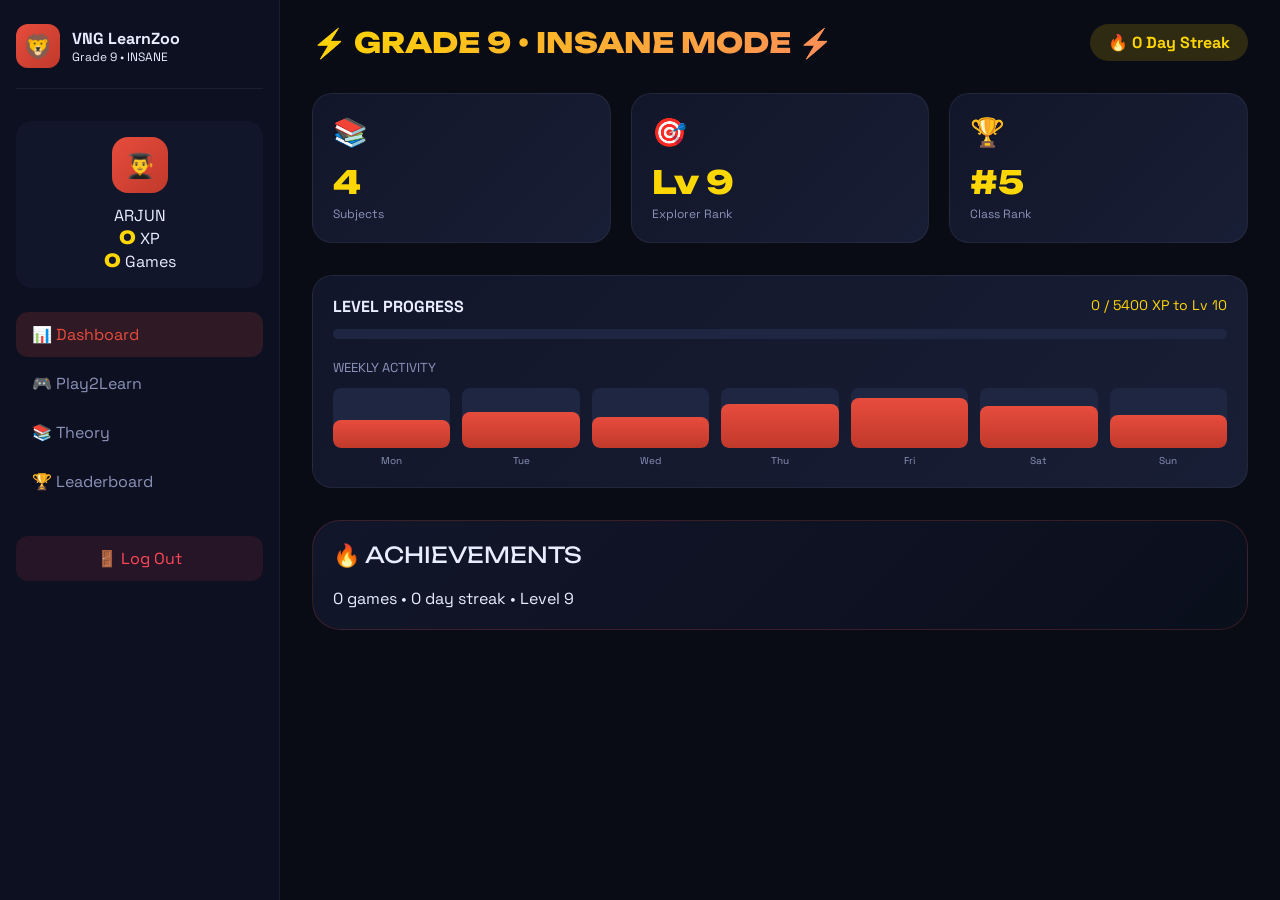
<file: grade9-dashboard.html>
<!DOCTYPE html>
<html lang="en">
<head>
<meta charset="UTF-8">
<meta name="viewport" content="width=device-width, initial-scale=1.0, user-scalable=no">
<title>VNG LearnZoo — Grade 9 • INSANE MODE</title>
<link href="https://fonts.googleapis.com/css2?family=Space+Grotesk:wght@400;500;600;700&family=Unbounded:wght@400;600;800&display=swap" rel="stylesheet">
<style>
/* … all existing CSS remains unchanged … */
*{margin:0;padding:0;box-sizing:border-box;user-select:none;-webkit-tap-highlight-color:transparent}
body{font-family:'Space Grotesk',sans-serif;background:#0a0c15;color:#e8edff;min-height:100vh;overflow-x:hidden}
.dashboard-container{display:flex;min-height:100vh}
.sidebar{width:280px;background:#0d1020;border-right:1px solid rgba(255,255,255,0.06);padding:24px 16px;position:fixed;height:100vh;overflow-y:auto;z-index:10}
.sidebar-header{display:flex;align-items:center;gap:12px;margin-bottom:32px;padding-bottom:20px;border-bottom:1px solid rgba(255,255,255,0.06)}
.sidebar-logo{width:44px;height:44px;background:linear-gradient(135deg,#e74c3c,#c0392b);border-radius:12px;display:flex;align-items:center;justify-content:center;font-size:24px}
.user-info{background:#12162a;border-radius:16px;padding:16px;margin-bottom:24px;text-align:center}
.user-avatar{width:56px;height:56px;background:linear-gradient(135deg,#e74c3c,#c0392b);border-radius:16px;display:flex;align-items:center;justify-content:center;font-size:24px;margin:0 auto 12px}
.stat-value{font-family:'Unbounded',sans-serif;font-size:18px;font-weight:800;color:#ffd700}
.nav-item{display:flex;align-items:center;gap:12px;padding:12px 16px;border-radius:12px;cursor:pointer;color:#8b93b8;transition:all 0.2s;margin-bottom:4px}
.nav-item.active,.nav-item:hover{background:rgba(231,76,60,0.15);color:#e74c3c}
.logout-btn{margin-top:32px;padding:12px;background:rgba(255,71,87,0.1);border-radius:12px;text-align:center;cursor:pointer;color:#ff4757}
.main-content{flex:1;margin-left:280px;padding:24px 32px}
.top-bar{display:flex;justify-content:space-between;margin-bottom:32px;align-items:center;flex-wrap:wrap;gap:15px}
.page-title{font-family:'Unbounded',sans-serif;font-size:28px;font-weight:800;background:linear-gradient(135deg,#ffd700,#ff8c5a);-webkit-background-clip:text;-webkit-text-fill-color:transparent}
.streak-badge{background:rgba(255,215,0,0.15);padding:8px 18px;border-radius:40px;font-weight:700;color:#ffd700}
.stats-grid{display:grid;grid-template-columns:repeat(auto-fit,minmax(200px,1fr));gap:20px;margin-bottom:32px}
.stat-card{background:linear-gradient(135deg,#12162a,#181e35);border:1px solid rgba(255,255,255,0.06);border-radius:20px;padding:20px}
.stat-icon{font-size:28px;margin-bottom:12px}
.stat-card .stat-value{font-family:'Unbounded',sans-serif;font-size:32px;font-weight:800;color:#ffd700}
.stat-label{font-size:12px;color:#8b93b8;margin-top:4px}
.progress-section{background:linear-gradient(135deg,#12162a,#181e35);border:1px solid rgba(255,255,255,0.06);border-radius:20px;padding:20px;margin-bottom:32px}
.progress-header{display:flex;justify-content:space-between;margin-bottom:12px;flex-wrap:wrap;gap:10px}
.progress-title{font-weight:800;font-size:16px}
.progress-stats{color:#ffd700;font-size:14px}
.progress-bar{height:10px;background:#1f2642;border-radius:10px;overflow:hidden;margin-bottom:20px}
.progress-fill{height:100%;background:linear-gradient(90deg,#e74c3c,#c0392b);border-radius:10px;width:0%}
.weekly-activity{margin-top:20px}
.weekly-title{font-size:13px;color:#8b93b8;margin-bottom:12px}
.activity-bars{display:flex;gap:12px;justify-content:space-between}
.activity-day{flex:1;text-align:center}
.activity-bar{height:60px;background:#1f2642;border-radius:8px;margin-bottom:6px;overflow:hidden;display:flex;flex-direction:column;justify-content:flex-end}
.activity-fill{background:linear-gradient(180deg,#e74c3c,#c0392b);border-radius:8px}
.activity-label{font-size:10px;color:#8b93b8}
.notes-section{background:linear-gradient(135deg,#12162a,#0a0f1c);border-radius:28px;padding:20px;margin-bottom:30px;border:1px solid rgba(231,76,60,0.2)}
.section-title{font-family:'Unbounded',sans-serif;font-size:22px;margin-bottom:20px;display:flex;align-items:center;gap:10px}
.flip-grid{display:grid;grid-template-columns:repeat(auto-fill,minmax(240px,1fr));gap:20px}
.flip-card{background:transparent;height:240px;perspective:1000px;cursor:pointer}
.flip-inner{position:relative;width:100%;height:100%;text-align:center;transition:transform 0.5s;transform-style:preserve-3d;border-radius:20px}
.flip-card.flipped .flip-inner{transform:rotateY(180deg)}
.flip-front,.flip-back{position:absolute;width:100%;height:100%;backface-visibility:hidden;border-radius:20px;display:flex;flex-direction:column;justify-content:center;align-items:center;padding:16px;overflow-y:auto}
.flip-front{background:linear-gradient(135deg,#1a1f35,#11172b);border:1px solid rgba(255,255,255,0.1)}
.flip-back{background:linear-gradient(135deg,#e74c3c20,#c0392b20);border:1px solid #e74c3c;transform:rotateY(180deg);font-size:13px;line-height:1.6;text-align:left;justify-content:flex-start}
.flip-front h4{font-size:20px;margin-bottom:8px}
.games-grid{display:grid;grid-template-columns:repeat(auto-fill,minmax(320px,1fr));gap:24px;margin-top:20px}
.game-card{background:linear-gradient(135deg,#12162a,#181e35);border:1px solid rgba(255,255,255,0.06);border-radius:24px;padding:24px;cursor:pointer;transition:all 0.25s ease;position:relative;overflow:hidden}
.game-card:hover{transform:translateY(-6px);border-color:var(--game-color);box-shadow:0 20px 35px rgba(0,0,0,0.5)}
.game-card::before{content:'';position:absolute;top:0;left:0;right:0;height:4px;background:var(--game-color)}
.game-emoji{font-size:52px;margin-bottom:14px}
.game-name{font-family:'Unbounded',sans-serif;font-size:18px;font-weight:800;margin-bottom:8px}
.game-desc{font-size:12px;color:#9aa8c9;margin-bottom:18px;line-height:1.4}
.game-xp{background:rgba(255,215,0,0.2);padding:4px 14px;border-radius:30px;font-size:13px;font-weight:700;color:#ffd700}
.leaderboard-table{width:100%;border-collapse:collapse}
.leaderboard-table th,.leaderboard-table td{padding:12px;text-align:left;border-bottom:1px solid rgba(255,255,255,0.06)}
.leaderboard-table th{color:#ffd700;font-size:12px}
.rank-1 td:first-child{color:#ffd700;font-weight:800}
.game-modal{display:none;position:fixed;top:0;left:0;right:0;bottom:0;background:#0a0c15e6;backdrop-filter:blur(8px);z-index:1000;flex-direction:column}
.game-modal.active{display:flex}
.game-header{background:#12162a;padding:18px 28px;display:flex;align-items:center;gap:20px;border-bottom:1px solid rgba(255,255,255,0.08)}
.close-game{background:none;border:none;font-size:38px;cursor:pointer;color:#8b93b8}
.game-stats{display:flex;gap:28px;font-size:15px}
.game-stats span{color:#ffd700;font-weight:800;font-size:26px;margin-left:6px}
.game-content{flex:1;padding:32px;overflow-y:auto;display:flex;justify-content:center;align-items:center}
.mcq-arena{max-width:950px;width:100%;background:rgba(18,22,42,0.85);border-radius:32px;padding:30px;border:1px solid rgba(231,76,60,0.4)}
.mcq-timer{font-family:'Unbounded',monospace;font-size:44px;font-weight:800;text-align:center;margin-bottom:15px;color:#ffd700}
.mcq-question{font-size:22px;font-weight:600;background:#0a0f1e;padding:28px;border-radius:24px;margin-bottom:28px;text-align:center;line-height:1.5}
.mcq-options{display:grid;grid-template-columns:repeat(2,1fr);gap:18px;margin:20px 0}
.mcq-option{background:#11172b;border:2px solid rgba(255,255,255,0.08);border-radius:20px;padding:18px 12px;font-size:17px;font-weight:600;text-align:center;cursor:pointer;color:#ccd6f0;transition:all 0.07s linear}
.mcq-option.correct-feedback{background:#2ecc71;border-color:#00e5a8;color:white}
.mcq-option.wrong-feedback{background:#e84393;border-color:#ff5e9e;color:white}
.mcq-progress{text-align:center;font-size:18px;color:#8b93b8;margin-top:20px;font-weight:600}
.result-screen{text-align:center;background:#12162a;padding:50px;border-radius:40px}
.result-emoji{font-size:80px;margin-bottom:20px}
.result-score{font-size:48px;font-weight:900;color:#ffd700;margin:20px}
@media (max-width:768px){.sidebar{display:none}.main-content{margin-left:0}.mcq-options{grid-template-columns:1fr}.mcq-question{font-size:18px}}
</style>
</head>
<body>

<div class="dashboard-container">
  <div class="sidebar">
    <div class="sidebar-header"><div class="sidebar-logo">🦁</div><div><div class="sidebar-title" style="font-weight:800">VNG LearnZoo</div><div class="user-grade" style="font-size:12px">Grade 9 • INSANE</div></div></div>
    <div class="user-info"><div class="user-avatar">👨‍🎓</div><div class="user-name" id="userName">ARJUN</div><div><div><span class="stat-value" id="xpValue">0</span> XP</div><div><span class="stat-value" id="gamesValue">0</span> Games</div></div></div>
    <div class="nav-item active" onclick="showDashboard()">📊 Dashboard</div>
    <div class="nav-item" onclick="showPlay2Learn()">🎮 Play2Learn</div>
    <div class="nav-item" onclick="showTheory()">📚 Theory</div>
    <div class="nav-item" onclick="showLeaderboard()">🏆 Leaderboard</div>
    <div class="logout-btn" onclick="logout()">🚪 Log Out</div>
  </div>
  <div class="main-content">
    <div class="top-bar"><div class="page-title">⚡ GRADE 9 • INSANE MODE ⚡</div><div class="streak-badge" id="streakBadge">🔥 0 Day Streak</div></div>
    <div id="contentArea"></div>
  </div>
</div>

<div class="game-modal" id="gameModal">
  <div class="game-header"><button class="close-game" onclick="closeGame()">×</button><div class="game-info"><h2 id="gameTitle">GAME</h2><div class="game-stats">🏆 SCORE: <span id="gameScore">0</span> &nbsp;| ⏱️ TIME: <span id="gameTimer">00</span>s</div></div></div>
  <div class="game-content" id="gameContent"></div>
</div>

<!-- API Service and Game Library -->
<script src="api.js"></script>
<script src="game-library.js"></script>
<script>
// ==================== GLOBAL STATE ====================
let totalXP = 0, gamesPlayed = 0, streak = 0;
let weeklyActivity = [25, 32, 28, 40, 45, 38, 30];
let currentGame = null, activeGameState = null, timerInterval = null;

// ==================== BUILD GAMES FROM LIBRARY (Grade 9) ====================
const GRADE = 9;
const gradeData = GAME_LIBRARY[GRADE];
const GAMES = {};

for (let subjectKey in gradeData) {
  const subject = gradeData[subjectKey];
  subject.games.forEach(game => {
    const content = GAME_CONTENT[game.id];
    GAMES[game.id] = {
      id: game.id,
      name: game.name,
      desc: game.desc,
      emoji: subject.icon,
      xp: game.xp,
      color: subject.color,
      questions: content.questions
    };
  });
}

// ==================== FLIP THEORY ====================
const flipNotes = [
  { front: "🏎️ Kinematics", back: "v = u + at, s = ut + ½at², v² = u² + 2as. Average velocity = (u+v)/2. Displacement = area under v-t graph." },
  { front: "🍎 Newton's Laws", back: "1st: Inertia. 2nd: F = ma. 3rd: Action-reaction. Impulse = change in momentum = F×t." },
  { front: "⚡ Electricity", back: "Ohm's Law: V = IR. Series: R = R₁+R₂. Parallel: 1/R = 1/R₁+1/R₂. Power P = VI = I²R = V²/R." },
  { front: "💪 Work & Energy", back: "W = F·d·cosθ. KE = ½mv². PE = mgh. Power = W/t = Fv. Conservation of energy." },
  { front: "🔢 Polynomials", back: "Remainder Theorem: p(a) = remainder. Factor Theorem: (x-a) is factor if p(a)=0. Sum of roots = -b/a, product = c/a." },
  { front: "🎯 Quadratics", back: "ax²+bx+c=0. Δ = b²-4ac. Δ>0: 2 real roots, Δ=0: 1 real, Δ<0: no real. Roots = [-b ± √Δ]/2a." },
  { front: "📍 Coordinate Geometry", back: "Distance = √[(x₂-x₁)²+(y₂-y₁)²]. Midpoint = ((x₁+x₂)/2, (y₁+y₂)/2). Slope m = (y₂-y₁)/(x₂-x₁)." },
  { front: "📐 Trigonometry", back: "sinθ = opp/hyp, cosθ = adj/hyp, tanθ = opp/adj. sin²θ+cos²θ=1, 1+tan²θ=sec²θ, 1+cot²θ=csc²θ." },
  { front: "📜 Poetry", back: "Rhyme scheme: AABB, ABAB, ABCB. Meter: iambic (unstressed-stressed). Figures: simile, metaphor, personification, hyperbole." },
  { front: "💬 Famous Quotes", back: "Shakespeare: 'To be or not to be', 'A rose by any other name'. Orwell: 'All animals are equal...'. Dickens: 'Best of times, worst of times'." },
  { front: "🎭 Characters", back: "Hamlet (prince of Denmark), Macbeth (Scottish general), Othello (Moor), Lear (king), Romeo (lover), Antonio (merchant)." },
  { front: "🌀 Plot Structure", back: "Exposition → Rising Action → Climax → Falling Action → Resolution. Conflict drives the story." },
  { front: "📖 Tamil Yaappu", back: "மோனை (initial sound), எதுகை (second sound), இயைபு (ending sound), அந்தாதி (linking). அணிகள்: உவமை, உருவகம், தற்குறிப்பேற்றம்." },
  { front: "💬 Tamil Quotes", back: "புறநானூறு: 'யாதும் ஊரே'. திருக்குறள்: 'கற்க கசடற'. பாரதியார்: 'செந்தமிழ் நாடு'. ஆத்திசூடி: 'அறம் செய்ய விரும்பு'." },
  { front: "📖 Tamil Literature", back: "Silappadikaram: Kannagi story. Manimekalai: Buddhist story. Thirukkural: 1330 couplets. Kamba Ramayanam: Tamil Ramayana." }
];

// ==================== API DATA LOADING ====================
async function loadUserData() {
  try {
    const user = await API.getUserProfile();
    totalXP = user.xp || 0;
    streak = user.streak || 0;
    gamesPlayed = user.gamesPlayed || 0;
    document.getElementById('userName').textContent = user.name || 'Student';
    
    const savedActivity = localStorage.getItem(`weeklyActivity_${GRADE}`);
    if (savedActivity) weeklyActivity = JSON.parse(savedActivity);
    
    updateStats();
  } catch (error) {
    console.error('Failed to load user data from API:', error);
    const saved = localStorage.getItem('grade9_data');
    if (saved) {
      let d = JSON.parse(saved);
      totalXP = d.xp || 0;
      gamesPlayed = d.games || 0;
      streak = d.streak || 0;
      weeklyActivity = d.activity || weeklyActivity;
    }
    updateStats();
  }
}

function updateStats() {
  document.getElementById('xpValue').textContent = totalXP;
  document.getElementById('gamesValue').textContent = gamesPlayed;
  document.getElementById('streakBadge').innerHTML = `🔥 ${streak} Day Streak`;
  localStorage.setItem('grade9_data', JSON.stringify({
    xp: totalXP, games: gamesPlayed, streak: streak, activity: weeklyActivity
  }));
}

async function addXP(amt) {
  totalXP += amt;
  updateStats();
  try {
    await API.updateUserProfile({ xp: totalXP });
  } catch (e) {
    console.warn('Sync XP failed:', e);
  }
}

// ==================== SECTION RENDERING ====================
function showDashboard() {
  setActiveNav('Dashboard');
  const level = Math.floor(totalXP / 600) + 9;
  const percent = (totalXP % 600) / 600 * 100;
  const maxAct = Math.max(...weeklyActivity, 1);
  const barsHtml = ['Mon','Tue','Wed','Thu','Fri','Sat','Sun'].map((day,i)=>`
    <div class="activity-day"><div class="activity-bar"><div class="activity-fill" style="height: ${(weeklyActivity[i]/maxAct)*50}px"></div></div><div class="activity-label">${day}</div></div>
  `).join('');
  let html = `
    <div class="stats-grid">
      <div class="stat-card"><div class="stat-icon">📚</div><div class="stat-value">4</div><div class="stat-label">Subjects</div></div>
      <div class="stat-card"><div class="stat-icon">🎯</div><div class="stat-value">Lv ${level}</div><div class="stat-label">Explorer Rank</div></div>
      <div class="stat-card"><div class="stat-icon">🏆</div><div class="stat-value">#5</div><div class="stat-label">Class Rank</div></div>
    </div>
    <div class="progress-section">
      <div class="progress-header"><span class="progress-title">LEVEL PROGRESS</span><span class="progress-stats">${totalXP} / ${level*600} XP to Lv ${level+1}</span></div>
      <div class="progress-bar"><div class="progress-fill" style="width: ${percent}%"></div></div>
      <div class="weekly-activity"><div class="weekly-title">WEEKLY ACTIVITY</div><div class="activity-bars">${barsHtml}</div></div>
    </div>
    <div class="notes-section"><div class="section-title">🔥 ACHIEVEMENTS</div><div>${gamesPlayed} games • ${streak} day streak • Level ${level}</div></div>
  `;
  document.getElementById('contentArea').innerHTML = html;
}

function showPlay2Learn() {
  setActiveNav('Play2Learn');
  let html = `<div class="section-title">🎮 PLAY2LEARN - GRADE 9 INSANE</div><div class="games-grid">`;
  for (let id in GAMES) {
    let g = GAMES[id];
    html += `<div class="game-card" style="--game-color:${g.color}" onclick="startGame('${id}')">
      <div class="game-emoji">${g.emoji}</div>
      <div class="game-name">${g.name}</div>
      <div class="game-desc">${g.desc}</div>
      <div class="game-xp">+${g.xp} XP</div>
    </div>`;
  }
  html += `</div>`;
  document.getElementById('contentArea').innerHTML = html;
}

function showTheory() {
  setActiveNav('Theory');
  let html = `<div class="notes-section"><div class="section-title">📘 FLIP THEORY (Tap to flip)</div><div class="flip-grid">`;
  flipNotes.forEach(note => {
    html += `<div class="flip-card" onclick="this.classList.toggle('flipped')"><div class="flip-inner"><div class="flip-front"><h4>📌 ${note.front}</h4></div><div class="flip-back">${note.back}</div></div></div>`;
  });
  html += `</div></div>`;
  document.getElementById('contentArea').innerHTML = html;
}

async function showLeaderboard() {
  setActiveNav('Leaderboard');
  let html = `<div class="notes-section"><div class="section-title">🏆 GRADE 9 LEADERBOARD</div><table class="leaderboard-table"><tr><th>Rank</th><th>Student</th><th>XP</th></tr>`;
  try {
    const leaders = await API.getLeaderboard(9);
    leaders.forEach((s, i) => {
      html += `<tr class="${i===0?'rank-1':''}"><td>${i+1}</td><td>${s.name}</td><td>${s.xp}</td></tr>`;
    });
  } catch (e) {
    const students = [{name:"Arjun", xp:totalXP},{name:"Priya", xp:5100},{name:"Ravi", xp:3950},{name:"Meena", xp:6200},{name:"Kavin", xp:3400}].sort((a,b)=>b.xp-a.xp);
    students.forEach((s,i)=> { html+=`<tr class="${i===0?'rank-1':''}"><td>${i+1}</td><td>${s.name}</td><td>${s.xp}</td></tr>`; });
  }
  html += `</table></div>`;
  document.getElementById('contentArea').innerHTML = html;
}

function setActiveNav(section) {
  const map = {'Dashboard':0,'Play2Learn':1,'Theory':2,'Leaderboard':3};
  document.querySelectorAll('.nav-item').forEach((item,idx)=> item.classList.toggle('active', idx===map[section]));
}

// ==================== GAME ENGINE (with API submission) ====================
function startGame(gameId) {
  currentGame = GAMES[gameId];
  if (!currentGame) { console.error("Game not found:", gameId); return; }
  document.getElementById('gameTitle').innerHTML = currentGame.name;
  document.getElementById('gameModal').classList.add('active');
  document.getElementById('gameScore').textContent = '0';
  if (activeGameState && activeGameState.timerInterval) clearInterval(activeGameState.timerInterval);
  activeGameState = {
    score: 0,
    qIndex: 0,
    questions: [...currentGame.questions],
    timeLeft: 70,
    canAnswer: true,
    timerInterval: null
  };
  updateGameScoreDisplay();
  startMCQGame();
}

function startMCQGame() {
  if (!activeGameState) return;
  if (activeGameState.timeLeft <= 0 || activeGameState.qIndex >= activeGameState.questions.length) {
    endMCQGame();
    return;
  }
  if (activeGameState.timerInterval) clearInterval(activeGameState.timerInterval);
  activeGameState.canAnswer = true;
  activeGameState.timeLeft = 70;
  document.getElementById('gameTimer').textContent = activeGameState.timeLeft;
  activeGameState.timerInterval = setInterval(() => {
    if (activeGameState) {
      activeGameState.timeLeft--;
      document.getElementById('gameTimer').textContent = activeGameState.timeLeft;
      if (activeGameState.timeLeft <= 0) {
        clearInterval(activeGameState.timerInterval);
        endMCQGame();
      }
    }
  }, 1000);
  renderCurrentQuestion();
}

function renderCurrentQuestion() {
  if (!activeGameState || activeGameState.qIndex >= activeGameState.questions.length) return;
  const q = activeGameState.questions[activeGameState.qIndex];
  const shuffled = [...q.options].sort(() => Math.random() - 0.5);
  document.getElementById('gameContent').innerHTML = `
    <div class="mcq-arena">
      <div class="mcq-timer">⏱️ ${activeGameState.timeLeft}s</div>
      <div class="mcq-question">${q.text}</div>
      <div class="mcq-options" id="mcqOptions">
        ${shuffled.map(opt => `<div class="mcq-option" data-value="${opt.replace(/"/g,'&quot;')}">${opt}</div>`).join('')}
      </div>
      <div class="mcq-progress">🔥 Q${activeGameState.qIndex+1}/${activeGameState.questions.length}</div>
    </div>
  `;
  document.querySelectorAll('.mcq-option').forEach(opt => {
    opt.addEventListener('click', function handler(e) {
      if (!activeGameState.canAnswer) return;
      const selected = this.dataset.value;
      const isCorrect = (selected === q.correct);
      if (isCorrect) {
        activeGameState.score += 25;
        showFeedback(`✅ CORRECT! +25 XP`, '#2ecc71');
        this.classList.add('correct-feedback');
      } else {
        showFeedback(`❌ WRONG! Answer: ${q.correct}. ${q.explanation}`, '#e84393');
        this.classList.add('wrong-feedback');
      }
      activeGameState.canAnswer = false;
      updateGameScoreDisplay();
      setTimeout(() => {
        activeGameState.qIndex++;
        if (activeGameState.qIndex < activeGameState.questions.length) {
          startMCQGame();
        } else {
          endMCQGame();
        }
      }, 1000);
      this.removeEventListener('click', handler);
    });
  });
}

function updateGameScoreDisplay() {
  if (activeGameState) document.getElementById('gameScore').textContent = activeGameState.score;
}

async function endMCQGame() {
  if (activeGameState && activeGameState.timerInterval) clearInterval(activeGameState.timerInterval);
  let earnedXP = Math.floor(currentGame.xp * (0.3 + Math.min(0.7, activeGameState.score / (activeGameState.questions.length * 25))));
  
  try {
    const result = await API.submitGameResult(currentGame.id, activeGameState.score, earnedXP);
    totalXP = result.xp;
    streak = result.streak;
    gamesPlayed = result.gamesPlayed || (gamesPlayed + 1);
  } catch (error) {
    console.error('Failed to submit game result:', error);
    totalXP += earnedXP;
    streak++;
    gamesPlayed++;
  }
  
  const today = new Date().getDay();
  const dayIndex = today === 0 ? 6 : today - 1;
  weeklyActivity[dayIndex] = (weeklyActivity[dayIndex] || 0) + 1;
  localStorage.setItem(`weeklyActivity_${GRADE}`, JSON.stringify(weeklyActivity));
  
  updateStats();
  
  document.getElementById('gameContent').innerHTML = `
    <div class="result-screen">
      <div class="result-emoji">${activeGameState.score >= 100 ? '🏆🔥 INSANE MASTER' : '📚 CHALLENGE COMPLETE'}</div>
      <div class="result-score">+${earnedXP} XP</div>
      <div>🏅 SCORE: ${activeGameState.score}/${activeGameState.questions.length * 25}</div>
      <button style="margin-top:25px; background:#e74c3c; border:none; padding:14px 32px; border-radius:40px; font-weight:bold; color:white; cursor:pointer" onclick="closeGame()">PLAY MORE →</button>
    </div>
  `;
  activeGameState = null;
}

function showFeedback(msg, color) {
  let fb = document.createElement('div');
  fb.textContent = msg;
  fb.style.position = 'fixed';
  fb.style.top = '30%';
  fb.style.left = '50%';
  fb.style.transform = 'translate(-50%, -50%)';
  fb.style.background = color;
  fb.style.color = 'white';
  fb.style.padding = '16px 28px';
  fb.style.borderRadius = '50px';
  fb.style.fontWeight = 'bold';
  fb.style.zIndex = '2000';
  fb.style.fontSize = '20px';
  document.body.appendChild(fb);
  setTimeout(() => fb.remove(), 800);
}

function closeGame() {
  if (activeGameState && activeGameState.timerInterval) clearInterval(activeGameState.timerInterval);
  document.getElementById('gameModal').classList.remove('active');
  activeGameState = null;
  showPlay2Learn();
}

function logout() {
  API.logout();
}

// ==================== INITIALIZE ====================
loadUserData().then(() => showDashboard());
</script>
</body>
</html>
</file>
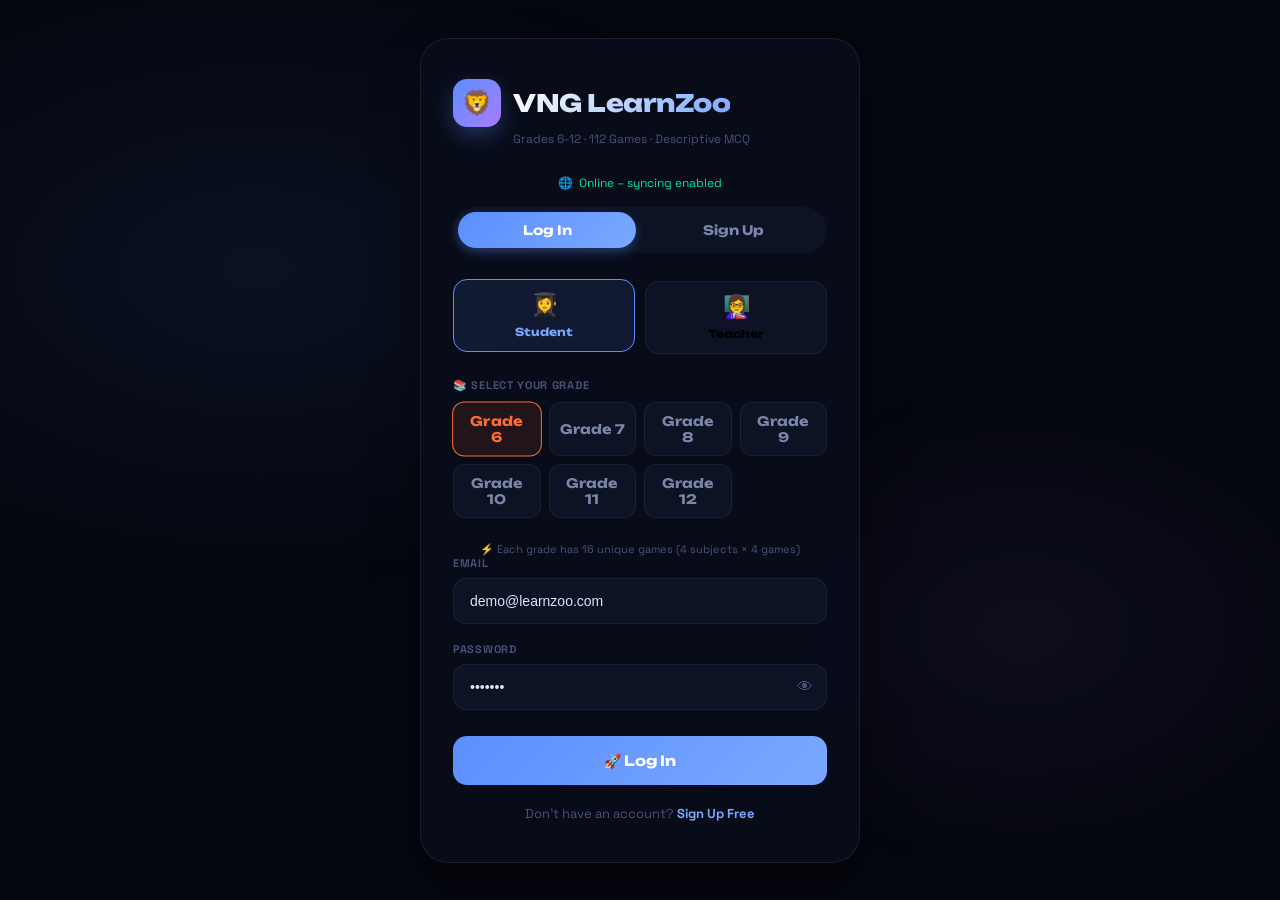
<file: login.html>
<!DOCTYPE html>
<html lang="en">
<head>
<meta charset="UTF-8">
<meta name="viewport" content="width=device-width, initial-scale=1.0, user-scalable=yes">
<title>VNG LearnZoo — Sign In</title>
<link href="https://fonts.googleapis.com/css2?family=Space+Grotesk:wght@400;500;600;700&family=Unbounded:wght@400;600;800&display=swap" rel="stylesheet">
<style>
/* ... all existing styles remain exactly the same ... */
* {
  margin: 0;
  padding: 0;
  box-sizing: border-box;
}

body {
  font-family: 'Space Grotesk', sans-serif;
  background: #05070f;
  color: #dde4f7;
  min-height: 100vh;
  display: flex;
  align-items: center;
  justify-content: center;
  padding: 20px;
  position: relative;
  overflow-x: hidden;
}

/* Animated background orbs */
body::before {
  content: '';
  position: fixed;
  inset: 0;
  background: radial-gradient(ellipse 70% 60% at 20% 30%, rgba(91,143,255,0.08) 0%, transparent 60%),
              radial-gradient(ellipse 50% 50% at 80% 70%, rgba(169,124,255,0.06) 0%, transparent 55%);
  pointer-events: none;
  z-index: -1;
}

.login-container {
  width: 100%;
  max-width: 440px;
  background: rgba(9,13,26,0.9);
  backdrop-filter: blur(10px);
  border: 1px solid rgba(255,255,255,0.08);
  border-radius: 28px;
  padding: 40px 32px;
  box-shadow: 0 25px 50px rgba(0,0,0,0.4);
  transition: all 0.3s;
}

.logo {
  display: flex;
  align-items: center;
  gap: 12px;
  margin-bottom: 8px;
}

.logo-icon {
  width: 48px;
  height: 48px;
  background: linear-gradient(135deg, #5b8fff, #a97cff);
  border-radius: 14px;
  display: flex;
  align-items: center;
  justify-content: center;
  font-size: 24px;
  box-shadow: 0 8px 20px rgba(91,143,255,0.3);
}

.logo-text {
  font-family: 'Unbounded', sans-serif;
  font-size: 24px;
  font-weight: 800;
  letter-spacing: -0.5px;
  background: linear-gradient(135deg, #fff, #7aa8ff);
  -webkit-background-clip: text;
  -webkit-text-fill-color: transparent;
}

.logo-sub {
  font-size: 12px;
  color: #4a5178;
  margin-left: 60px;
  margin-top: -4px;
  margin-bottom: 28px;
}

.tabs {
  display: flex;
  gap: 8px;
  background: #0d1224;
  padding: 5px;
  border-radius: 60px;
  margin-bottom: 28px;
}

.tab {
  flex: 1;
  padding: 10px;
  border: none;
  background: transparent;
  color: #7a87a8;
  font-family: 'Unbounded', sans-serif;
  font-size: 13px;
  font-weight: 700;
  border-radius: 40px;
  cursor: pointer;
  transition: all 0.2s;
}

.tab.active {
  background: linear-gradient(135deg, #5b8fff, #7aa8ff);
  color: white;
  box-shadow: 0 4px 12px rgba(91,143,255,0.3);
}

.role-group {
  display: flex;
  gap: 10px;
  margin-bottom: 24px;
}

.role-btn {
  flex: 1;
  padding: 12px 8px;
  background: #0d1224;
  border: 1.5px solid rgba(255,255,255,0.06);
  border-radius: 14px;
  cursor: pointer;
  text-align: center;
  transition: all 0.2s;
}

.role-btn .emoji {
  font-size: 22px;
  display: block;
  margin-bottom: 6px;
}

.role-btn .name {
  font-size: 11px;
  font-weight: 700;
  font-family: 'Unbounded', sans-serif;
}

.role-btn.active {
  border-color: #5b8fff;
  background: rgba(91,143,255,0.1);
  transform: translateY(-2px);
}

.role-btn.active .name {
  color: #7aa8ff;
}

.grade-grid {
  display: grid;
  grid-template-columns: repeat(4, 1fr);
  gap: 8px;
  margin-bottom: 24px;
}

.grade-btn {
  padding: 10px;
  background: #0d1224;
  border: 1.5px solid rgba(255,255,255,0.06);
  border-radius: 12px;
  font-family: 'Unbounded', sans-serif;
  font-size: 13px;
  font-weight: 700;
  color: #7a87a8;
  cursor: pointer;
  transition: all 0.2s;
  text-align: center;
}

.grade-btn.selected {
  border-color: #5b8fff;
  background: rgba(91,143,255,0.1);
  color: #7aa8ff;
  transform: scale(1.02);
}

.grade-label {
  font-size: 11px;
  font-weight: 700;
  color: #4a5178;
  text-transform: uppercase;
  letter-spacing: 0.7px;
  margin-bottom: 10px;
  display: block;
}

.name-row {
  display: grid;
  grid-template-columns: 1fr 1fr;
  gap: 12px;
  margin-bottom: 16px;
}

.input-group {
  margin-bottom: 18px;
}

.input-group label {
  display: block;
  font-size: 11px;
  font-weight: 700;
  color: #4a5178;
  text-transform: uppercase;
  letter-spacing: 0.7px;
  margin-bottom: 8px;
}

.input-group input {
  width: 100%;
  padding: 14px 16px;
  background: #0d1224;
  border: 1.5px solid rgba(255,255,255,0.06);
  border-radius: 14px;
  color: #dde4f7;
  font-size: 14px;
  outline: none;
  transition: all 0.2s;
}

.input-group input:focus {
  border-color: #5b8fff;
  background: rgba(91,143,255,0.05);
  box-shadow: 0 0 0 3px rgba(91,143,255,0.1);
}

.password-wrapper {
  position: relative;
}

.password-wrapper input {
  padding-right: 48px;
}

.toggle-password {
  position: absolute;
  right: 14px;
  top: 50%;
  transform: translateY(-50%);
  background: none;
  border: none;
  color: #4a5178;
  cursor: pointer;
  font-size: 16px;
}

.error-msg {
  background: rgba(255,80,80,0.1);
  border: 1px solid rgba(255,80,80,0.3);
  color: #ff7070;
  padding: 12px;
  border-radius: 12px;
  font-size: 13px;
  margin-bottom: 18px;
  display: none;
}

.error-msg.show {
  display: block;
  animation: shake 0.3s ease;
}

@keyframes shake {
  0%, 100% { transform: translateX(0); }
  25% { transform: translateX(-5px); }
  75% { transform: translateX(5px); }
}

.submit-btn {
  width: 100%;
  padding: 16px;
  background: linear-gradient(135deg, #5b8fff, #7aa8ff);
  border: none;
  border-radius: 14px;
  font-family: 'Unbounded', sans-serif;
  font-size: 14px;
  font-weight: 700;
  color: white;
  cursor: pointer;
  transition: transform 0.2s, box-shadow 0.2s;
  margin-top: 8px;
}

.submit-btn:hover {
  transform: translateY(-2px);
  box-shadow: 0 8px 24px rgba(91,143,255,0.4);
}

.submit-btn:disabled {
  opacity: 0.6;
  cursor: not-allowed;
  transform: none;
}

.switch-text {
  text-align: center;
  margin-top: 20px;
  font-size: 13px;
  color: #4a5178;
}

.switch-text a {
  color: #7aa8ff;
  font-weight: 700;
  cursor: pointer;
  text-decoration: none;
}

.switch-text a:hover {
  text-decoration: underline;
}

#nameFields {
  display: none;
}

/* Network status indicator */
.network-status {
  display: flex;
  align-items: center;
  justify-content: center;
  gap: 6px;
  margin-bottom: 16px;
  font-size: 12px;
  color: #4a5178;
}
.network-status.offline {
  color: #ff8c42;
}
.network-status.online {
  color: #00e5a8;
}

/* Grade-specific colors */
.grade-btn[data-grade="6"]:hover { border-color: #ff6b35; }
.grade-btn[data-grade="7"]:hover { border-color: #00d2ff; }
.grade-btn[data-grade="8"]:hover { border-color: #ff3d8c; }
.grade-btn[data-grade="9"]:hover { border-color: #9b59b6; }
.grade-btn[data-grade="10"]:hover { border-color: #2ecc71; }
.grade-btn[data-grade="11"]:hover { border-color: #f1c40f; }
.grade-btn[data-grade="12"]:hover { border-color: #e74c3c; }

.grade-btn[data-grade="6"].selected { border-color: #ff6b35; background: rgba(255,107,53,0.1); color: #ff6b35; }
.grade-btn[data-grade="7"].selected { border-color: #00d2ff; background: rgba(0,210,255,0.1); color: #00d2ff; }
.grade-btn[data-grade="8"].selected { border-color: #ff3d8c; background: rgba(255,61,140,0.1); color: #ff3d8c; }
.grade-btn[data-grade="9"].selected { border-color: #9b59b6; background: rgba(155,89,182,0.1); color: #9b59b6; }
.grade-btn[data-grade="10"].selected { border-color: #2ecc71; background: rgba(46,204,113,0.1); color: #2ecc71; }
.grade-btn[data-grade="11"].selected { border-color: #f1c40f; background: rgba(241,196,15,0.1); color: #f1c40f; }
.grade-btn[data-grade="12"].selected { border-color: #e74c3c; background: rgba(231,76,60,0.1); color: #e74c3c; }

@media (max-width: 480px) {
  .login-container { padding: 30px 20px; }
  .grade-grid { grid-template-columns: repeat(3, 1fr); }
  .logo-text { font-size: 20px; }
}
</style>
</head>
<body>

<div class="login-container">
  <div class="logo">
    <div class="logo-icon">🦁</div>
    <span class="logo-text">VNG LearnZoo</span>
  </div>
  <div class="logo-sub">Grades 6-12 · 112 Games · Descriptive MCQ</div>

  <!-- Network status indicator (added) -->
  <div id="networkStatus" class="network-status">
    <span id="networkIcon">📶</span>
    <span id="networkText">Checking connection...</span>
  </div>

  <div class="tabs">
    <button class="tab active" id="loginTab" onclick="switchTab('login')">Log In</button>
    <button class="tab" id="signupTab" onclick="switchTab('signup')">Sign Up</button>
  </div>

  <div id="errorMsg" class="error-msg"></div>

  <!-- Role selection: Student and Teacher only -->
  <div class="role-group">
    <button class="role-btn active" id="studentRole" onclick="selectRole('student')">
      <span class="emoji">👩‍🎓</span>
      <span class="name">Student</span>
    </button>
    <button class="role-btn" id="teacherRole" onclick="selectRole('teacher')">
      <span class="emoji">👩‍🏫</span>
      <span class="name">Teacher</span>
    </button>
  </div>

  <!-- Name fields (only shown for Sign Up) -->
  <div id="nameFields">
    <div class="name-row">
      <div class="input-group">
        <label>First Name</label>
        <input type="text" id="firstName" placeholder="Arjun">
      </div>
      <div class="input-group">
        <label>Last Name</label>
        <input type="text" id="lastName" placeholder="Kumar">
      </div>
    </div>
  </div>

  <!-- Grade selection (only shown for Students) -->
  <div id="gradeSection">
    <label class="grade-label">📚 Select Your Grade</label>
    <div class="grade-grid">
      <button class="grade-btn" data-grade="6" onclick="selectGrade(6, this)">Grade 6</button>
      <button class="grade-btn" data-grade="7" onclick="selectGrade(7, this)">Grade 7</button>
      <button class="grade-btn" data-grade="8" onclick="selectGrade(8, this)">Grade 8</button>
      <button class="grade-btn" data-grade="9" onclick="selectGrade(9, this)">Grade 9</button>
      <button class="grade-btn" data-grade="10" onclick="selectGrade(10, this)">Grade 10</button>
      <button class="grade-btn" data-grade="11" onclick="selectGrade(11, this)">Grade 11</button>
      <button class="grade-btn" data-grade="12" onclick="selectGrade(12, this)">Grade 12</button>
    </div>
    <div style="font-size: 11px; color: #4a5178; margin-top: 8px; text-align: center;">
      ⚡ Each grade has 16 unique games (4 subjects × 4 games)
    </div>
  </div>

  <div class="input-group">
    <label>Email</label>
    <input type="email" id="email" placeholder="student@school.edu" value="demo@learnzoo.com">
  </div>

  <div class="input-group">
    <label>Password</label>
    <div class="password-wrapper">
      <input type="password" id="password" placeholder="••••••••" value="demo123">
      <button class="toggle-password" onclick="togglePassword()" type="button">👁</button>
    </div>
  </div>

  <button class="submit-btn" id="submitBtn" onclick="handleSubmit()">🚀 Log In</button>

  <div class="switch-text" id="switchText">
    Don't have an account? <a onclick="switchTab('signup')">Sign Up Free</a>
  </div>
</div>

<!-- Include the offline-ready API service module -->
<script src="api.js"></script>
<script>
// ============================================
// LOGIN PAGE – OFFLINE-READY
// ============================================

let currentRole = 'student';
let selectedGrade = 6;
let currentTab = 'login';

// Network status UI update
function updateNetworkStatus() {
  const statusEl = document.getElementById('networkStatus');
  const iconEl = document.getElementById('networkIcon');
  const textEl = document.getElementById('networkText');
  if (navigator.onLine) {
    statusEl.className = 'network-status online';
    iconEl.textContent = '🌐';
    textEl.textContent = 'Online – syncing enabled';
  } else {
    statusEl.className = 'network-status offline';
    iconEl.textContent = '📴';
    textEl.textContent = 'Offline – local mode active';
  }
}
window.addEventListener('online', updateNetworkStatus);
window.addEventListener('offline', updateNetworkStatus);
updateNetworkStatus();

// Default select Grade 6
document.addEventListener('DOMContentLoaded', function() {
  const grade6Btn = document.querySelector('.grade-btn[data-grade="6"]');
  if (grade6Btn) grade6Btn.classList.add('selected');
});

function switchTab(tab) {
  currentTab = tab;
  
  document.getElementById('loginTab').classList.toggle('active', tab === 'login');
  document.getElementById('signupTab').classList.toggle('active', tab === 'signup');
  
  document.getElementById('nameFields').style.display = tab === 'signup' ? 'block' : 'none';
  
  const submitBtn = document.getElementById('submitBtn');
  submitBtn.textContent = tab === 'login' ? '🚀 Log In' : '🚀 Create Account';
  
  const switchText = document.getElementById('switchText');
  if (tab === 'login') {
    switchText.innerHTML = `Don't have an account? <a onclick="switchTab('signup')">Sign Up Free</a>`;
  } else {
    switchText.innerHTML = `Already have an account? <a onclick="switchTab('login')">Log In</a>`;
  }
  
  hideError();
}

function selectRole(role) {
  currentRole = role;
  
  document.getElementById('studentRole').classList.toggle('active', role === 'student');
  document.getElementById('teacherRole').classList.toggle('active', role === 'teacher');
  
  // Show grade selector only for students
  document.getElementById('gradeSection').style.display = role === 'student' ? 'block' : 'none';
}

function selectGrade(grade, element) {
  selectedGrade = grade;
  
  document.querySelectorAll('.grade-btn').forEach(btn => btn.classList.remove('selected'));
  element.classList.add('selected');
}

function togglePassword() {
  const input = document.getElementById('password');
  input.type = input.type === 'password' ? 'text' : 'password';
}

function showError(message) {
  const errorDiv = document.getElementById('errorMsg');
  errorDiv.textContent = message;
  errorDiv.classList.add('show');
  setTimeout(() => errorDiv.classList.remove('show'), 4000);
}

function hideError() {
  document.getElementById('errorMsg').classList.remove('show');
}

// ============================================
// HANDLE LOGIN / SIGNUP VIA API (with offline awareness)
// ============================================
async function handleSubmit() {
  const email = document.getElementById('email').value.trim();
  const password = document.getElementById('password').value.trim();
  
  if (!email) {
    showError('⚠️ Please enter your email.');
    return;
  }
  
  if (!password || password.length < 4) {
    showError('⚠️ Password must be at least 4 characters.');
    return;
  }
  
  if (currentRole === 'student' && !selectedGrade) {
    showError('⚠️ Please select your grade.');
    return;
  }
  
  hideError();
  
  const submitBtn = document.getElementById('submitBtn');
  submitBtn.disabled = true;
  
  // Show appropriate loading text based on network
  const loadingText = navigator.onLine ? '⏳ Connecting...' : '📴 Offline login...';
  submitBtn.textContent = loadingText;
  
  try {
    let user;
    
    if (currentTab === 'login') {
      user = await API.login(email, password, currentRole, currentRole === 'student' ? selectedGrade : undefined);
    } else {
      const firstName = document.getElementById('firstName')?.value.trim() || '';
      const lastName = document.getElementById('lastName')?.value.trim() || '';
      const fullName = lastName ? `${firstName} ${lastName}` : firstName || 'Student';
      
      if (!fullName) {
        showError('⚠️ Please enter your name.');
        submitBtn.disabled = false;
        submitBtn.textContent = '🚀 Create Account';
        return;
      }
      
      user = await API.signup(fullName, email, password, currentRole, currentRole === 'student' ? selectedGrade : undefined);
    }
    
    // Redirect based on role
    if (user.role === 'teacher') {
      window.location.href = 'staff-dashboard.html';
    } else {
      const dashboardMap = {
        6: 'grade6-dashboard.html',
        7: 'grade7-dashboard.html',
        8: 'grade8-dashboard.html',
        9: 'grade9-dashboard.html',
        10: 'grade10-dashboard.html',
        11: 'grade11-dashboard.html',
        12: 'grade12-dashboard.html'
      };
      const targetPage = dashboardMap[user.grade] || 'grade6-dashboard.html';
      window.location.href = targetPage;
    }
  } catch (error) {
    // Enhanced error messaging for offline scenarios
    let errorMsg = error.message;
    if (!navigator.onLine) {
      if (currentTab === 'login') {
        errorMsg = '📴 You are offline. Login will work only if you have logged in before on this device.';
      } else {
        errorMsg = '📴 You are offline. Signing up will create a local account that syncs later.';
      }
    } else if (error.message.includes('offline') || error.message.includes('Failed to fetch')) {
      errorMsg = '⚠️ Network issue. Trying offline mode...';
    }
    showError(`❌ ${errorMsg}`);
    submitBtn.disabled = false;
    submitBtn.textContent = currentTab === 'login' ? '🚀 Log In' : '🚀 Create Account';
  }
}
</script>
</body>
</html>
</file>
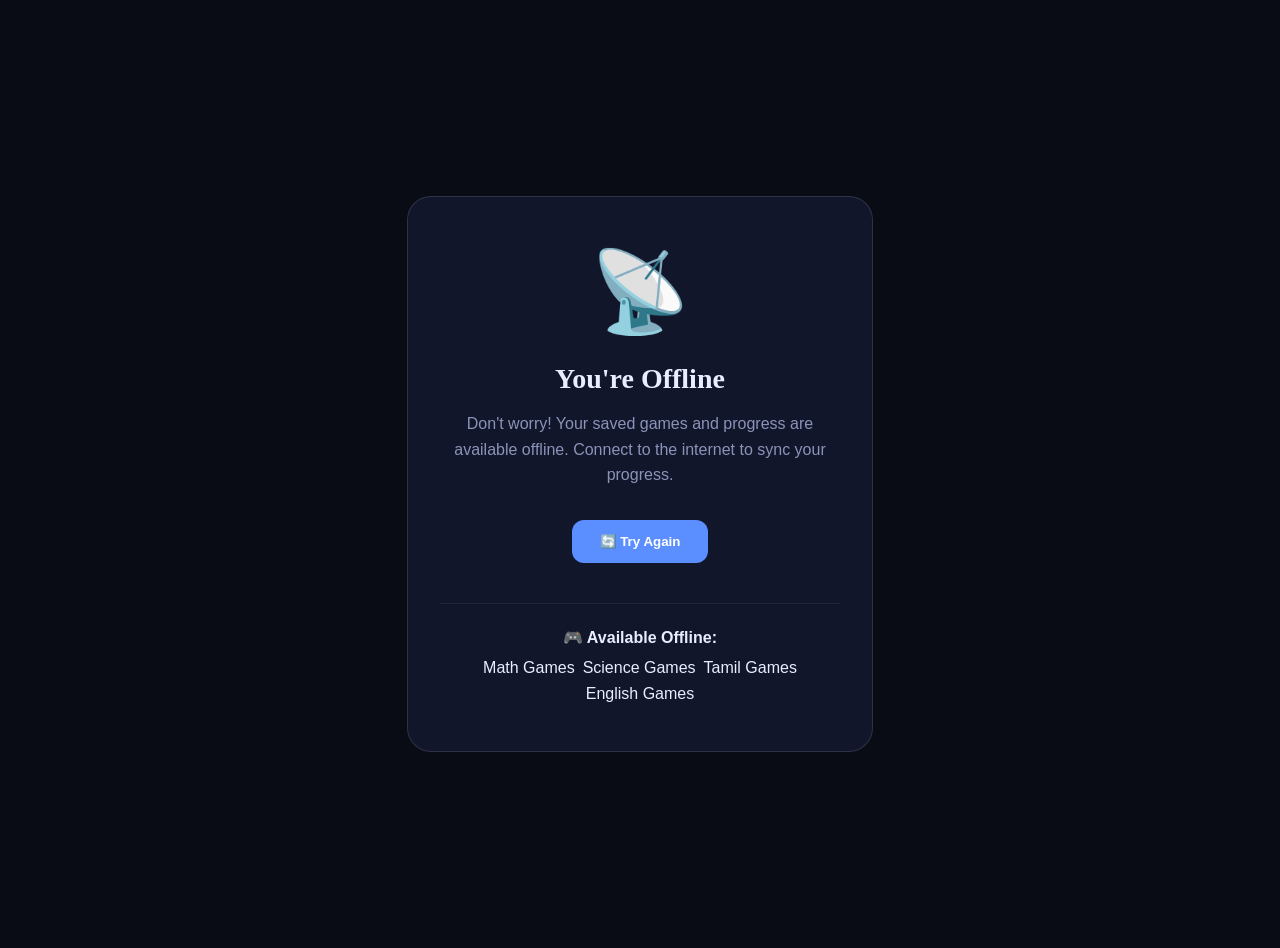
<file: offline.html>
<!DOCTYPE html>
<html lang="en">
<head>
<meta charset="UTF-8">
<meta name="viewport" content="width=device-width, initial-scale=1.0">
<title>You're Offline - VNG LearnZoo</title>
<link rel="stylesheet" href="shared.css">
<style>
body {
  display: flex;
  align-items: center;
  justify-content: center;
  min-height: 100vh;
  text-align: center;
  padding: 24px;
}
.offline-card {
  background: var(--card);
  border: 1px solid var(--bdr2);
  border-radius: 24px;
  padding: 48px 32px;
  max-width: 400px;
  margin: 0 auto;
}
.offline-icon {
  font-size: 80px;
  margin-bottom: 24px;
}
.offline-title {
  font-family: var(--font-display);
  font-size: 28px;
  font-weight: 800;
  margin-bottom: 12px;
}
.offline-text {
  color: var(--soft);
  margin-bottom: 32px;
  line-height: 1.6;
}
.retry-btn {
  background: var(--primary);
  color: white;
  border: none;
  padding: 14px 28px;
  border-radius: 12px;
  font-weight: 700;
  cursor: pointer;
  margin-bottom: 16px;
}
.saved-games {
  margin-top: 24px;
  padding-top: 24px;
  border-top: 1px solid var(--bdr);
}
</style>
</head>
<body>
<div class="offline-card">
  <div class="offline-icon">📡</div>
  <h1 class="offline-title">You're Offline</h1>
  <p class="offline-text">Don't worry! Your saved games and progress are available offline. Connect to the internet to sync your progress.</p>
  <button class="retry-btn" onclick="location.reload()">🔄 Try Again</button>
  <div class="saved-games">
    <div style="font-weight: 700; margin-bottom: 12px;">🎮 Available Offline:</div>
    <div style="display: flex; flex-wrap: wrap; gap: 8px; justify-content: center;">
      <span class="chip chip-grade">Math Games</span>
      <span class="chip chip-grade">Science Games</span>
      <span class="chip chip-grade">Tamil Games</span>
      <span class="chip chip-grade">English Games</span>
    </div>
  </div>
</div>
<script>
// Check if online and redirect
window.addEventListener('online', () => {
  window.location.href = '/';
});
</script>
</body>
</html>
</file>
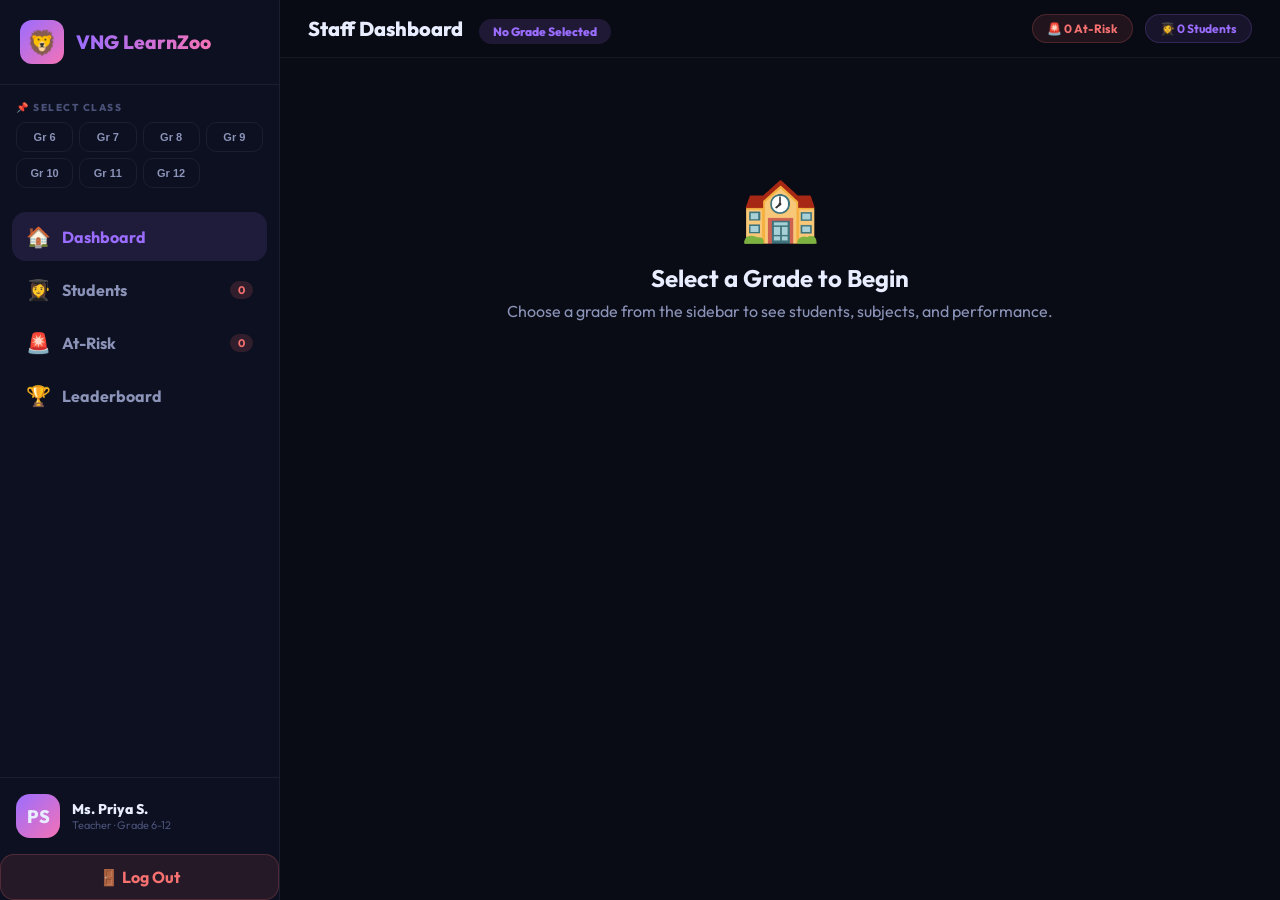
<file: staff-dashboard.html>
<!DOCTYPE html>
<html lang="en">
<head>
<meta charset="UTF-8">
<meta name="viewport" content="width=device-width, initial-scale=1.0, user-scalable=yes">
<title>VNG LearnZoo — Staff Dashboard</title>
<link href="https://fonts.googleapis.com/css2?family=Outfit:wght@400;600;700;800;900&display=swap" rel="stylesheet">
<style>
/* ========== GLOBAL VARIABLES (Matches Student Dashboard) ========== */
:root {
  --bg: #0a0c15;
  --surface: #0d1020;
  --card: #12162a;
  --card2: #181e35;
  --card3: #1f2642;
  --bdr: rgba(255,255,255,0.06);
  --bdr2: rgba(255,255,255,0.12);
  --txt: #e8edff;
  --muted: #4a5178;
  --soft: #8b93b8;
  --purple: #9b6dff;
  --pink: #f472b6;
  --teal: #00ddb8;
  --blue: #4b9eff;
  --yellow: #ffcc00;
  --red: #f87171;
  --green: #4ade80;
  --orange: #fb923c;
  --gold: #ffd700;
  --font-display: 'Outfit', sans-serif;
  --r: 20px;
}
* {
  margin: 0;
  padding: 0;
  box-sizing: border-box;
  user-select: none;
}
body {
  background: var(--bg);
  color: var(--txt);
  font-family: var(--font-display);
  min-height: 100vh;
  display: flex;
  overflow-x: hidden;
}
/* ========== SIDEBAR ========== */
.sidebar {
  width: 280px;
  background: var(--surface);
  border-right: 1px solid var(--bdr);
  display: flex;
  flex-direction: column;
  position: fixed;
  left: 0;
  top: 0;
  height: 100vh;
  overflow-y: auto;
  z-index: 20;
}
.sidebar-header {
  padding: 20px;
  border-bottom: 1px solid var(--bdr);
  display: flex;
  align-items: center;
  gap: 12px;
}
.logo-icon {
  width: 44px;
  height: 44px;
  background: linear-gradient(135deg, var(--purple), var(--pink));
  border-radius: 12px;
  display: flex;
  align-items: center;
  justify-content: center;
  font-size: 24px;
}
.logo-text {
  font-weight: 800;
  font-size: 1.2rem;
  background: linear-gradient(90deg, var(--purple), var(--pink));
  -webkit-background-clip: text;
  -webkit-text-fill-color: transparent;
}
.grade-picker-wrap {
  padding: 16px 16px 8px;
}
.grade-picker-label {
  font-size: 10px;
  font-weight: 800;
  color: var(--muted);
  text-transform: uppercase;
  letter-spacing: 1.5px;
  margin-bottom: 8px;
  display: block;
}
.grade-pills-sb {
  display: grid;
  grid-template-columns: repeat(4, 1fr);
  gap: 6px;
}
.gp {
  padding: 8px 4px;
  border-radius: 10px;
  border: 1.5px solid var(--bdr);
  background: transparent;
  color: var(--soft);
  font-weight: 700;
  font-size: 11px;
  cursor: pointer;
  transition: all 0.2s;
  text-align: center;
}
.gp:hover {
  border-color: var(--purple);
  color: var(--txt);
}
.gp.sel {
  border-color: var(--purple);
  background: rgba(155,109,255,0.12);
  color: var(--purple);
}
.nav-menu {
  flex: 1;
  padding: 16px 12px;
}
.nav-item {
  display: flex;
  align-items: center;
  gap: 12px;
  padding: 12px 14px;
  border-radius: 14px;
  cursor: pointer;
  color: var(--soft);
  font-weight: 700;
  transition: all 0.2s;
  margin-bottom: 4px;
}
.nav-item:hover, .nav-item.active {
  background: rgba(155,109,255,0.12);
  color: var(--purple);
}
.nav-icon {
  font-size: 20px;
  width: 24px;
}
.nav-badge {
  margin-left: auto;
  background: rgba(248,113,113,0.15);
  padding: 2px 8px;
  border-radius: 20px;
  font-size: 11px;
  color: var(--red);
}
.user-info {
  padding: 16px;
  border-top: 1px solid var(--bdr);
  display: flex;
  align-items: center;
  gap: 12px;
}
.user-avatar {
  width: 44px;
  height: 44px;
  background: linear-gradient(135deg, var(--purple), var(--pink));
  border-radius: 14px;
  display: flex;
  align-items: center;
  justify-content: center;
  font-size: 18px;
  font-weight: 800;
}
.user-details {
  flex: 1;
}
.user-name {
  font-weight: 800;
  font-size: 14px;
}
.user-role {
  font-size: 11px;
  color: var(--muted);
}
.logout-btn {
  margin-top: auto;
  padding: 12px;
  background: rgba(248,113,113,0.1);
  border: 1px solid rgba(248,113,113,0.2);
  border-radius: 14px;
  text-align: center;
  cursor: pointer;
  color: var(--red);
  font-weight: 700;
  transition: 0.2s;
}
.logout-btn:hover {
  background: rgba(248,113,113,0.2);
}
/* ========== MAIN CONTENT ========== */
.main-content {
  flex: 1;
  margin-left: 280px;
  min-height: 100vh;
  display: flex;
  flex-direction: column;
}
.top-bar {
  background: rgba(10,12,21,0.95);
  backdrop-filter: blur(10px);
  border-bottom: 1px solid var(--bdr);
  padding: 14px 28px;
  display: flex;
  justify-content: space-between;
  align-items: center;
  position: sticky;
  top: 0;
  z-index: 10;
}
.page-title {
  font-weight: 800;
  font-size: 20px;
}
.grade-indicator {
  background: rgba(155,109,255,0.15);
  padding: 5px 14px;
  border-radius: 40px;
  font-size: 12px;
  font-weight: 800;
  color: var(--purple);
  margin-left: 12px;
}
.xp-panel {
  display: flex;
  gap: 12px;
}
.badge-icon {
  background: rgba(255,255,255,0.05);
  border: 1px solid var(--bdr);
  padding: 6px 14px;
  border-radius: 40px;
  font-size: 12px;
  font-weight: 700;
  display: flex;
  align-items: center;
  gap: 6px;
}
.badge-icon.alert {
  background: rgba(248,113,113,0.1);
  border-color: rgba(248,113,113,0.2);
  color: var(--red);
  cursor: pointer;
}
.badge-icon.class {
  background: rgba(155,109,255,0.1);
  border-color: rgba(155,109,255,0.2);
  color: var(--purple);
}
/* ========== CONTENT SECTIONS ========== */
.content-area {
  padding: 28px;
  flex: 1;
}
.section {
  display: none;
  animation: fadeIn 0.3s ease;
}
.section.active {
  display: block;
}
@keyframes fadeIn {
  from { opacity: 0; transform: translateY(10px); }
  to { opacity: 1; transform: translateY(0); }
}
/* Stats Cards */
.stats-grid {
  display: grid;
  grid-template-columns: repeat(4, 1fr);
  gap: 20px;
  margin-bottom: 28px;
}
.stat-card {
  background: linear-gradient(135deg, var(--card), var(--card2));
  border: 1px solid var(--bdr);
  border-radius: 20px;
  padding: 20px;
}
.stat-icon { font-size: 28px; margin-bottom: 10px; }
.stat-value { font-size: 36px; font-weight: 800; color: var(--gold); line-height: 1; }
.stat-label { font-size: 12px; color: var(--soft); margin-top: 5px; }
.stat-trend { font-size: 11px; margin-top: 8px; display: inline-block; padding: 2px 8px; border-radius: 20px; background: rgba(74,222,128,0.1); color: var(--green); }
/* Subject Performance Bars */
.perf-bars {
  background: var(--card);
  border: 1px solid var(--bdr);
  border-radius: 20px;
  padding: 20px;
}
.perf-item {
  display: flex;
  align-items: center;
  gap: 12px;
  margin-bottom: 16px;
}
.perf-name {
  width: 80px;
  font-weight: 700;
  font-size: 13px;
}
.perf-bar {
  flex: 1;
  height: 8px;
  background: var(--card3);
  border-radius: 10px;
  overflow: hidden;
}
.perf-fill {
  height: 100%;
  border-radius: 10px;
}
.perf-percent {
  width: 40px;
  text-align: right;
  font-size: 13px;
  font-weight: 700;
}
/* Two Column Layout */
.two-col {
  display: grid;
  grid-template-columns: 1fr 300px;
  gap: 20px;
  margin-bottom: 28px;
}
.two-col-equal {
  display: grid;
  grid-template-columns: 1fr 1fr;
  gap: 20px;
  margin-bottom: 28px;
}
/* At-Risk Box */
.atrisk-box {
  background: var(--card);
  border: 1px solid rgba(248,113,113,0.2);
  border-radius: 20px;
  padding: 20px;
}
.atrisk-header {
  display: flex;
  justify-content: space-between;
  margin-bottom: 15px;
}
.atrisk-header h3 { font-size: 16px; color: var(--red); }
.atrisk-badge {
  background: rgba(248,113,113,0.12);
  padding: 4px 12px;
  border-radius: 20px;
  font-size: 12px;
  font-weight: 700;
  color: var(--red);
}
.atrisk-item {
  background: rgba(248,113,113,0.05);
  border: 1px solid rgba(248,113,113,0.1);
  border-radius: 14px;
  padding: 12px;
  margin-bottom: 10px;
}
.atrisk-name {
  font-weight: 800;
  font-size: 13px;
}
.atrisk-reason {
  font-size: 11px;
  color: var(--red);
  margin-top: 4px;
}
/* Leaderboard */
.leaderboard-list {
  max-width: 600px;
}
.lb-item {
  display: flex;
  align-items: center;
  gap: 14px;
  background: var(--card);
  border: 1px solid var(--bdr);
  border-radius: 16px;
  padding: 12px 16px;
  margin-bottom: 10px;
}
.lb-rank {
  font-size: 20px;
  font-weight: 800;
  width: 40px;
}
.lb-avatar {
  width: 40px;
  height: 40px;
  border-radius: 50%;
  display: flex;
  align-items: center;
  justify-content: center;
  font-weight: 800;
}
.lb-info { flex: 1; }
.lb-name { font-weight: 800; font-size: 14px; }
.lb-xp { font-weight: 800; color: var(--gold); }
/* Buttons */
.btn {
  padding: 8px 16px;
  border-radius: 12px;
  font-weight: 700;
  cursor: pointer;
  border: none;
  font-family: inherit;
}
.btn-primary {
  background: linear-gradient(135deg, var(--purple), #8b5cf6);
  color: white;
}
.btn-outline {
  background: transparent;
  border: 1.5px solid var(--bdr);
  color: var(--soft);
}
.btn-outline:hover {
  border-color: var(--purple);
  color: var(--purple);
}
/* Table */
.student-table {
  width: 100%;
  border-collapse: collapse;
}
.student-table th {
  text-align: left;
  padding: 10px 8px;
  font-size: 11px;
  font-weight: 800;
  color: var(--muted);
  border-bottom: 1px solid var(--bdr);
}
.student-table td {
  padding: 12px 8px;
  font-size: 13px;
  font-weight: 600;
  border-bottom: 1px solid var(--bdr);
}
.student-table tr:hover {
  background: rgba(255,255,255,0.02);
  cursor: pointer;
}
.search-input {
  background: var(--card2);
  border: 1px solid var(--bdr);
  border-radius: 40px;
  padding: 8px 14px;
  color: var(--txt);
  font-family: inherit;
  width: 200px;
  outline: none;
}
/* Loading spinner */
.loading-spinner {
  text-align: center;
  padding: 60px;
  font-size: 18px;
  color: var(--soft);
}
/* Responsive */
@media (max-width: 768px) {
  .sidebar { width: 70px; }
  .sidebar .logo-text, .sidebar .grade-picker-label, .sidebar .gp span, .sidebar .nav-item span:last-child, .sidebar .user-details { display: none; }
  .main-content { margin-left: 70px; }
  .stats-grid { grid-template-columns: 1fr 1fr; }
  .two-col, .two-col-equal { grid-template-columns: 1fr; }
  .quest-grid, .quiz-grid { grid-template-columns: 1fr; }
}
</style>
</head>
<body>

<div class="sidebar">
  <div class="sidebar-header">
    <div class="logo-icon">🦁</div>
    <div class="logo-text">VNG LearnZoo</div>
  </div>
  <div class="grade-picker-wrap">
    <div class="grade-picker-label">📌 Select Class</div>
    <div class="grade-pills-sb" id="gradePills">
      <button class="gp" data-grade="6">Gr 6</button>
      <button class="gp" data-grade="7">Gr 7</button>
      <button class="gp" data-grade="8">Gr 8</button>
      <button class="gp" data-grade="9">Gr 9</button>
      <button class="gp" data-grade="10">Gr 10</button>
      <button class="gp" data-grade="11">Gr 11</button>
      <button class="gp" data-grade="12">Gr 12</button>
    </div>
  </div>
  <div class="nav-menu">
    <div class="nav-item active" data-section="dashboard">
      <span class="nav-icon">🏠</span> <span>Dashboard</span>
    </div>
    <div class="nav-item" data-section="students">
      <span class="nav-icon">👩‍🎓</span> <span>Students</span>
      <span class="nav-badge" id="stuCountBadge">0</span>
    </div>
    <div class="nav-item" data-section="atrisk">
      <span class="nav-icon">🚨</span> <span>At-Risk</span>
      <span class="nav-badge" id="atriskCountBadge">0</span>
    </div>
    <div class="nav-item" data-section="leaderboard">
      <span class="nav-icon">🏆</span> <span>Leaderboard</span>
    </div>
  </div>
  <div class="user-info">
    <div class="user-avatar" id="teacherInitials">PS</div>
    <div class="user-details">
      <div class="user-name" id="teacherName">Ms. Priya S.</div>
      <div class="user-role">Teacher · Grade 6-12</div>
    </div>
  </div>
  <div class="logout-btn" onclick="logout()">🚪 Log Out</div>
</div>

<div class="main-content">
  <div class="top-bar">
    <div class="page-title">
      Staff Dashboard
      <span class="grade-indicator" id="gradeIndicator">No Grade Selected</span>
    </div>
    <div class="xp-panel">
      <div class="badge-icon alert" id="alertBadge" onclick="switchSection('atrisk')">🚨 0 At-Risk</div>
      <div class="badge-icon class" id="classBadge">👩‍🎓 0 Students</div>
    </div>
  </div>
  <div class="content-area" id="contentArea">
    <!-- Dynamic content loaded via JS -->
  </div>
</div>

<!-- API Service -->
<script src="api.js"></script>
<script>
// ========== GLOBAL STATE ==========
let currentGrade = null;
let currentData = null;        // { subjects: [], students: [], stats: {} }
let allStudents = [];
let teacherInfo = null;

// ========== DOM ELEMENTS ==========
const gradeBtns = document.querySelectorAll('.gp');
const navItems = document.querySelectorAll('.nav-item');
let activeSection = 'dashboard';

// ========== INITIALIZATION ==========
async function init() {
  // Load teacher profile
  try {
    teacherInfo = await API.getUserProfile();
    document.getElementById('teacherName').textContent = teacherInfo.name;
    document.getElementById('teacherInitials').textContent = teacherInfo.name.split(' ').map(n => n[0]).join('').slice(0,2).toUpperCase();
  } catch (e) {
    console.warn('Could not load teacher profile');
  }
  
  // Add click handlers for grade buttons
  gradeBtns.forEach(btn => {
    btn.addEventListener('click', () => {
      const grade = parseInt(btn.dataset.grade);
      selectGrade(grade);
    });
  });
  
  // Add click handlers for nav items
  navItems.forEach(item => {
    item.addEventListener('click', () => {
      const section = item.dataset.section;
      if (section) switchSection(section);
    });
  });
  
  // Default: no grade selected – show empty state
  showEmptyState();
}

async function selectGrade(grade) {
  currentGrade = grade;
  
  // Update UI to show selected grade
  gradeBtns.forEach(btn => {
    btn.classList.toggle('sel', parseInt(btn.dataset.grade) === grade);
  });
  document.getElementById('gradeIndicator').innerHTML = `Grade ${grade} · Loading...`;
  
  // Show loading state
  document.getElementById('contentArea').innerHTML = `<div class="loading-spinner">⏳ Loading Grade ${grade} data...</div>`;
  
  try {
    // Fetch class stats and students in parallel
    const [stats, students] = await Promise.all([
      API.getClassStats(grade),
      API.getTeacherStudents(grade)
    ]);
    
    // Transform subjects data for UI
    const subjects = [
      { id: 'math', name: 'Mathematics', ico: '∑', color: '#00ddb8' },
      { id: 'science', name: 'Science', ico: '🔬', color: '#fb923c' },
      { id: 'tamil', name: 'Tamil', ico: 'அ', color: '#9b6dff' },
      { id: 'english', name: 'English', ico: '📝', color: '#4b9eff' }
    ];
    
    // Merge stats into subjects
    const enrichedSubjects = subjects.map(sub => ({
      ...sub,
      avg: stats.subjects?.find(s => s.id === sub.id)?.avg || 0
    }));
    
    currentData = {
      subjects: enrichedSubjects,
      students: students,
      stats: stats
    };
    allStudents = students;
    
    // Update badges
    const atRiskCount = stats.atRiskCount || 0;
    document.getElementById('alertBadge').innerHTML = `🚨 ${atRiskCount} At-Risk`;
    document.getElementById('classBadge').innerHTML = `👩‍🎓 ${students.length} Students`;
    document.getElementById('stuCountBadge').innerText = students.length;
    document.getElementById('atriskCountBadge').innerText = atRiskCount;
    document.getElementById('gradeIndicator').innerHTML = `Grade ${grade}`;
    
    // Render current section
    renderCurrentSection();
  } catch (error) {
    console.error('Failed to load grade data:', error);
    document.getElementById('contentArea').innerHTML = `
      <div style="text-align:center; padding:80px 20px;">
        <div style="font-size:64px; margin-bottom:16px;">⚠️</div>
        <h2 style="margin-bottom:8px;">Failed to Load Data</h2>
        <p style="color:var(--soft);">${error.message || 'Please try again later.'}</p>
        <button class="btn btn-outline" style="margin-top:20px;" onclick="selectGrade(${grade})">🔄 Retry</button>
      </div>
    `;
  }
}

function showEmptyState() {
  document.getElementById('contentArea').innerHTML = `
    <div style="text-align:center; padding:80px 20px;">
      <div style="font-size:64px; margin-bottom:16px;">🏫</div>
      <h2 style="margin-bottom:8px;">Select a Grade to Begin</h2>
      <p style="color:var(--soft);">Choose a grade from the sidebar to see students, subjects, and performance.</p>
    </div>
  `;
}

function switchSection(section) {
  activeSection = section;
  navItems.forEach(item => {
    item.classList.toggle('active', item.dataset.section === section);
  });
  if (currentGrade && currentData) renderCurrentSection();
  else if (!currentGrade) showEmptyState();
}

function renderCurrentSection() {
  if (!currentGrade || !currentData) return;
  if (activeSection === 'dashboard') renderDashboard();
  else if (activeSection === 'students') renderStudents();
  else if (activeSection === 'atrisk') renderAtRisk();
  else if (activeSection === 'leaderboard') renderLeaderboard();
}

// ========== RENDER DASHBOARD ==========
function renderDashboard() {
  const stats = currentData.stats;
  const students = currentData.students;
  const subjects = currentData.subjects;
  
  const totalStudents = students.length;
  const avgXP = stats.avgXP || Math.round(students.reduce((a,s) => a + (s.xp||0), 0) / totalStudents) || 0;
  const avgScore = Math.round(subjects.reduce((a,s) => a + s.avg, 0) / subjects.length) || 0;
  const atRiskCount = stats.atRiskCount || students.filter(s => s.streak === 0).length;
  
  const statsHtml = `
    <div class="stats-grid">
      <div class="stat-card"><div class="stat-icon">👩‍🎓</div><div class="stat-value">${totalStudents}</div><div class="stat-label">Students</div><div class="stat-trend">Grade ${currentGrade}</div></div>
      <div class="stat-card"><div class="stat-icon">📈</div><div class="stat-value">${avgScore}%</div><div class="stat-label">Class Avg Score</div><div class="stat-trend">Based on available data</div></div>
      <div class="stat-card"><div class="stat-icon">🚨</div><div class="stat-value">${atRiskCount}</div><div class="stat-label">At-Risk</div><div class="stat-trend">⚠ Needs attention</div></div>
      <div class="stat-card"><div class="stat-icon">⚡</div><div class="stat-value">${(avgXP/100).toFixed(1)}k</div><div class="stat-label">Avg XP</div><div class="stat-trend">Class average</div></div>
    </div>
  `;
  
  const perfBars = subjects.map(sub => `
    <div class="perf-item">
      <div class="perf-name">${sub.name}</div>
      <div class="perf-bar"><div class="perf-fill" style="width:${sub.avg}%; background:${sub.color}"></div></div>
      <div class="perf-percent">${sub.avg}%</div>
    </div>
  `).join('');
  
  const atRiskStudents = students.filter(s => s.streak === 0).slice(0, 3);
  const atRiskHtml = atRiskStudents.map(s => `
    <div class="atrisk-item">
      <div class="atrisk-name">${s.name}</div>
      <div class="atrisk-reason">⚠ Streak broken · Last active: ${s.lastActive ? new Date(s.lastActive).toLocaleDateString() : 'Never'}</div>
      <button class="btn btn-outline" style="margin-top:6px; padding:4px 8px; font-size:11px;" onclick="nudgeStudent('${s._id}', '${s.name}')">📩 Nudge</button>
    </div>
  `).join('') || '<div style="text-align:center; color:var(--soft);">✅ No at-risk students</div>';
  
  const topPerformers = [...students].sort((a,b) => (b.xp||0) - (a.xp||0)).slice(0, 3);
  const topHtml = topPerformers.map((s,i) => `
    <div style="display:flex; align-items:center; gap:10px; background:var(--card2); border-radius:14px; padding:10px; margin-bottom:8px;">
      <span style="font-size:20px;">${i===0?'🥇':i===1?'🥈':'🥉'}</span>
      <div><div style="font-weight:800;">${s.name}</div><div style="font-size:11px; color:var(--soft);">${(s.xp||0).toLocaleString()} XP</div></div>
    </div>
  `).join('') || '<div style="color:var(--soft);">No students yet</div>';
  
  const html = `
    ${statsHtml}
    <div class="two-col">
      <div class="perf-bars"><h3 style="margin-bottom:12px;">📊 Subject Performance</h3>${perfBars}</div>
      <div class="atrisk-box"><div class="atrisk-header"><h3>🚨 At-Risk Students</h3><div class="atrisk-badge">${atRiskCount} flagged</div></div>${atRiskHtml}</div>
    </div>
    <div class="two-col-equal">
      <div class="perf-bars"><h3 style="margin-bottom:12px;">🏆 Top Performers</h3>${topHtml}</div>
      <div class="perf-bars"><h3 style="margin-bottom:12px;">📋 Recent Activity</h3><div style="color:var(--soft); text-align:center; padding:20px;">Coming soon</div></div>
    </div>
  `;
  document.getElementById('contentArea').innerHTML = html;
}

// ========== RENDER STUDENTS TABLE ==========
function renderStudents() {
  const students = currentData.students;
  const subjects = currentData.subjects;
  
  const subjHeaders = subjects.map(s => `<th>${s.ico} ${s.name}</th>`).join('');
  
  const rows = students.map(s => {
    const status = s.streak === 0 ? 'atrisk' : 'active';
    const statusText = status === 'active' ? 'Active ✓' : 'At-Risk 🚨';
    const subjCells = subjects.map(sub => {
      const pct = s.subjects?.[sub.id] || 0;
      return `<td><div style="display:flex; align-items:center; gap:6px;"><div style="width:40px; height:4px; background:var(--card3); border-radius:2px; overflow:hidden;"><div style="width:${pct}%; height:100%; background:${sub.color};"></div></div><span style="font-size:12px;">${pct}%</span></div></td>`;
    }).join('');
    
    return `<tr onclick="viewStudentDetail('${s._id}')">
      <td><div style="display:flex; align-items:center; gap:8px;"><div style="width:32px; height:32px; border-radius:50%; background:${getAvatarColor(s.name)}; display:flex; align-items:center; justify-content:center; font-weight:800;">${s.name.charAt(0)}</div><div><div style="font-weight:800;">${s.name}</div><div style="font-size:11px; color:var(--soft);">${s.email || s._id.slice(-6)}</div></div></div></td>
      <td style="color:var(--gold); font-weight:800;">${(s.xp||0).toLocaleString()}</td>
      ${subjCells}
      <td><span style="background:rgba(255,255,255,0.05); padding:4px 8px; border-radius:20px; font-size:11px;">${statusText}</span></td>
      <td><button class="btn btn-outline" style="padding:4px 10px;" onclick="event.stopPropagation(); nudgeStudent('${s._id}', '${s.name}')">📩 Nudge</button></td>
    </tr>`;
  }).join('');
  
  const html = `
    <div style="display:flex; justify-content:space-between; align-items:center; margin-bottom:20px;">
      <h2>👩‍🎓 Students · Grade ${currentGrade}</h2>
      <input type="text" class="search-input" placeholder="🔍 Search name or email..." id="studentSearch" onkeyup="filterStudents()">
    </div>
    <div style="background:var(--card); border-radius:20px; padding:0; overflow-x:auto;">
      <table class="student-table" style="width:100%;">
        <thead><tr><th>Student</th><th>XP</th>${subjHeaders}<th>Status</th><th>Action</th></tr></thead>
        <tbody id="studentTableBody">${rows}</tbody>
      </table>
    </div>
  `;
  document.getElementById('contentArea').innerHTML = html;
}

function filterStudents() {
  const term = document.getElementById('studentSearch')?.value.toLowerCase() || '';
  const filtered = currentData.students.filter(s => s.name.toLowerCase().includes(term) || (s.email||'').toLowerCase().includes(term));
  const subjects = currentData.subjects;
  
  const subjHeaders = subjects.map(s => `<th>${s.ico} ${s.name}</th>`).join('');
  const rows = filtered.map(s => {
    const status = s.streak === 0 ? 'atrisk' : 'active';
    const statusText = status === 'active' ? 'Active ✓' : 'At-Risk 🚨';
    const subjCells = subjects.map(sub => {
      const pct = s.subjects?.[sub.id] || 0;
      return `<td><div style="display:flex; align-items:center; gap:6px;"><div style="width:40px; height:4px; background:var(--card3); border-radius:2px; overflow:hidden;"><div style="width:${pct}%; height:100%; background:${sub.color};"></div></div><span style="font-size:12px;">${pct}%</span></div></td>`;
    }).join('');
    
    return `<tr onclick="viewStudentDetail('${s._id}')">
      <td><div style="display:flex; align-items:center; gap:8px;"><div style="width:32px; height:32px; border-radius:50%; background:${getAvatarColor(s.name)}; display:flex; align-items:center; justify-content:center; font-weight:800;">${s.name.charAt(0)}</div><div><div style="font-weight:800;">${s.name}</div><div style="font-size:11px; color:var(--soft);">${s.email || s._id.slice(-6)}</div></div></div></td>
      <td style="color:var(--gold); font-weight:800;">${(s.xp||0).toLocaleString()}</td>
      ${subjCells}
      <td><span style="background:rgba(255,255,255,0.05); padding:4px 8px; border-radius:20px; font-size:11px;">${statusText}</span></td>
      <td><button class="btn btn-outline" style="padding:4px 10px;" onclick="event.stopPropagation(); nudgeStudent('${s._id}', '${s.name}')">📩 Nudge</button></td>
    </tr>`;
  }).join('');
  
  document.getElementById('studentTableBody').innerHTML = rows || '<tr><td colspan="10" style="text-align:center; padding:20px;">No students found</td></tr>';
}

// ========== VIEW STUDENT DETAIL ==========
function viewStudentDetail(studentId) {
  const student = currentData.students.find(s => s._id === studentId);
  if (!student) return;
  
  const level = Math.floor((student.xp||0) / 500) + 1;
  const subjects = currentData.subjects;
  
  const subjBars = subjects.map(sub => {
    const pct = student.subjects?.[sub.id] || 0;
    return `<div style="margin-bottom:12px;">
      <div style="display:flex; align-items:center; gap:8px; margin-bottom:4px;"><span>${sub.ico}</span><span style="color:${sub.color}">${sub.name}</span></div>
      <div style="display:flex; align-items:center; gap:10px;"><div style="flex:1; height:6px; background:var(--card3); border-radius:3px; overflow:hidden;"><div style="width:${pct}%; height:100%; background:${sub.color};"></div></div><span style="font-size:13px; font-weight:700;">${pct}%</span></div>
    </div>`;
  }).join('');
  
  const html = `
    <button class="btn btn-outline" onclick="renderStudents()" style="margin-bottom:16px;">← Back to Students</button>
    <div style="background:var(--card); border-radius:20px; padding:24px;">
      <div style="display:flex; align-items:center; gap:20px; flex-wrap:wrap;">
        <div style="width:80px; height:80px; border-radius:50%; background:${getAvatarColor(student.name)}; display:flex; align-items:center; justify-content:center; font-size:32px; font-weight:800;">${student.name.charAt(0)}</div>
        <div><h2>${student.name}</h2><p>${student.email || ''} · Grade ${currentGrade} · Level ${level}</p><div style="display:flex; gap:8px; margin-top:8px;"><span style="background:rgba(255,204,0,0.1); padding:4px 12px; border-radius:20px;">🔥 ${student.streak||0} day streak</span><span style="background:rgba(0,221,184,0.1); padding:4px 12px; border-radius:20px;">⚡ ${(student.xp||0).toLocaleString()} XP</span></div></div>
        <button class="btn btn-primary" onclick="nudgeStudent('${student._id}', '${student.name}')">📩 Send Nudge</button>
      </div>
      <div style="margin-top:24px;"><h3>📚 Subject Performance</h3><div style="margin-top:16px;">${subjBars}</div></div>
    </div>
  `;
  document.getElementById('contentArea').innerHTML = html;
}

// ========== RENDER AT-RISK ==========
function renderAtRisk() {
  const atRisk = currentData.students.filter(s => s.streak === 0);
  if (atRisk.length === 0) {
    document.getElementById('contentArea').innerHTML = `<div style="text-align:center; padding:60px;"><div style="font-size:48px;">✅</div><h3>No at-risk students in Grade ${currentGrade}</h3></div>`;
    return;
  }
  
  const reasons = ['⚠ No activity for 5+ days', '📉 Streak broken', '⚔ Missed daily quests', '📚 Below 25% progress'];
  const html = `
    <h2>🚨 At-Risk Students · Grade ${currentGrade}</h2>
    <p style="margin-bottom:20px;">${atRisk.length} students need immediate attention</p>
    <div style="display:grid; grid-template-columns:repeat(auto-fill, minmax(320px,1fr)); gap:16px;">
      ${atRisk.map((s,i) => `
        <div class="atrisk-box" style="background:var(--card2);">
          <div style="display:flex; align-items:center; gap:12px; margin-bottom:10px;">
            <div style="width:40px; height:40px; border-radius:50%; background:${getAvatarColor(s.name)}; display:flex; align-items:center; justify-content:center; font-weight:800;">${s.name.charAt(0)}</div>
            <div><div style="font-weight:800;">${s.name}</div><div style="font-size:12px; color:var(--soft);">${s.email || ''}</div></div>
          </div>
          <div class="atrisk-reason" style="margin-bottom:8px;">${reasons[i%reasons.length]}</div>
          <div style="display:flex; gap:8px;">
            <button class="btn btn-outline" style="flex:1;" onclick="viewStudentDetail('${s._id}')">👁 View</button>
            <button class="btn btn-primary" style="flex:1;" onclick="nudgeStudent('${s._id}', '${s.name}')">📩 Nudge</button>
          </div>
        </div>
      `).join('')}
    </div>
  `;
  document.getElementById('contentArea').innerHTML = html;
}

// ========== RENDER LEADERBOARD ==========
function renderLeaderboard() {
  const sorted = [...currentData.students].sort((a,b) => (b.xp||0) - (a.xp||0));
  const medals = ['🥇','🥈','🥉'];
  const html = `
    <h2>🏆 Leaderboard · Grade ${currentGrade}</h2>
    <p style="margin-bottom:20px;">Weekly rankings — only Grade ${currentGrade} students</p>
    <div class="leaderboard-list">
      ${sorted.map((s,i) => `
        <div class="lb-item">
          <div class="lb-rank">${medals[i] || (i+1)}</div>
          <div class="lb-avatar" style="background:${getAvatarColor(s.name)}">${s.name.charAt(0)}</div>
          <div class="lb-info"><div class="lb-name">${s.name}</div><div class="lb-sub">Streak: ${s.streak||0} days</div></div>
          <div class="lb-xp">${(s.xp||0).toLocaleString()} XP</div>
        </div>
      `).join('')}
    </div>
  `;
  document.getElementById('contentArea').innerHTML = html;
}

// ========== UTILITIES ==========
function getAvatarColor(name) {
  const colors = ['#7c3aed','#059669','#b45309','#0891b2','#9333ea','#dc2626','#2563eb','#c026d3'];
  let hash = 0;
  for (let i = 0; i < name.length; i++) hash = name.charCodeAt(i) + ((hash << 5) - hash);
  return colors[Math.abs(hash) % colors.length];
}

async function nudgeStudent(studentId, studentName) {
  try {
    await API.sendNudge(studentId, `Keep up the great work, ${studentName.split(' ')[0]}! Your teacher is cheering for you! 🦁🚀`);
    alert(`📩 Nudge sent to ${studentName}!`);
  } catch (error) {
    alert(`❌ Failed to send nudge: ${error.message}`);
  }
}

function logout() {
  API.logout();
}

// ========== START ==========
init();
</script>
</body>
</html>
</file>
<file: shared.css>
/* shared.css – common styles for VNG LearnZoo */
:root {
  --bg: #0a0c15;
  --surface: #0d1020;
  --card: #12162a;
  --card2: #181e35;
  --bdr: rgba(255,255,255,0.06);
  --bdr2: rgba(255,255,255,0.12);
  --txt: #e8edff;
  --soft: #8b93b8;
  --muted: #4a5178;
  --primary: #5b8fff;
  --primary2: #7aa8ff;
  --purple: #a97cff;
  --green: #00e5a8;
  --accent: #ff5e9e;
  --font-display: 'Unbounded', 'Fredoka One', cursive;
  --font-body: 'Space Grotesk', 'Plus Jakarta Sans', sans-serif;
}

body {
  margin: 0;
  font-family: var(--font-body);
  background: var(--bg);
  color: var(--txt);
  min-height: 100vh;
}

/* Add any other reusable styles here */
</file>
